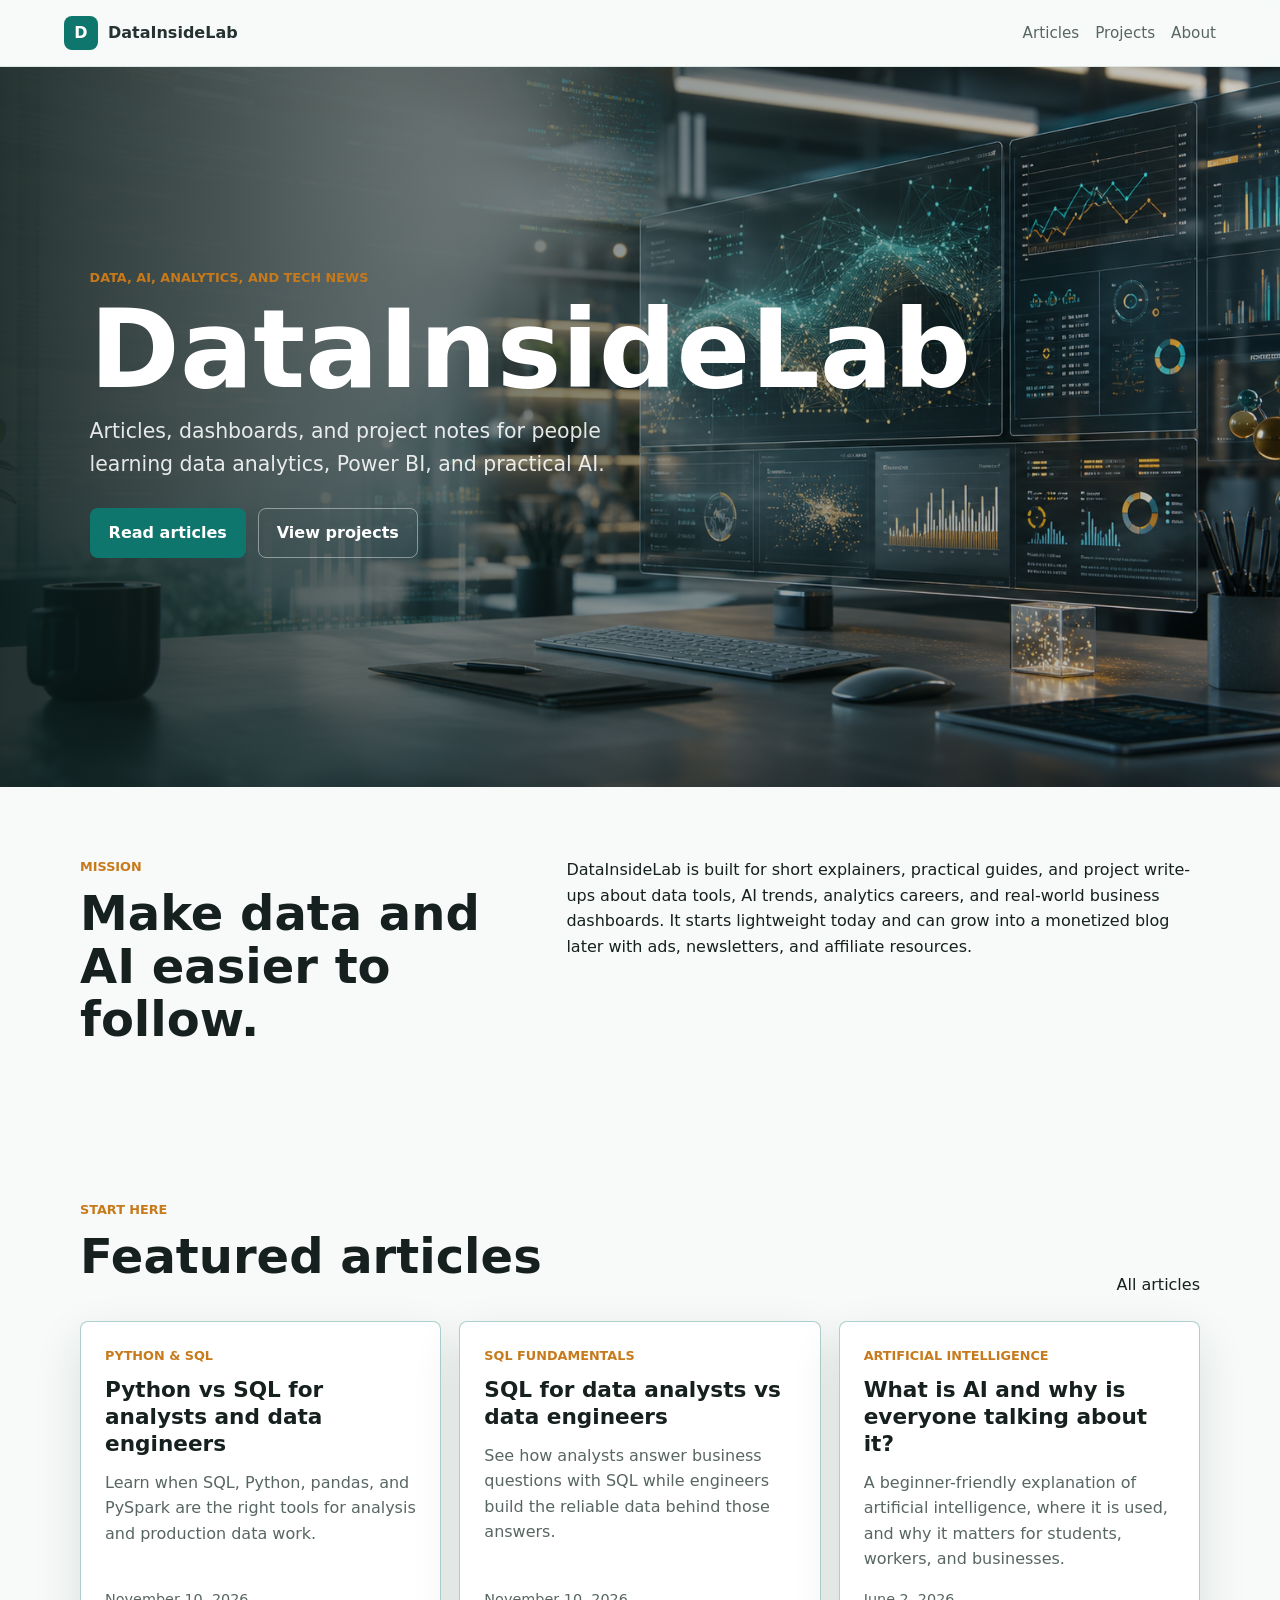
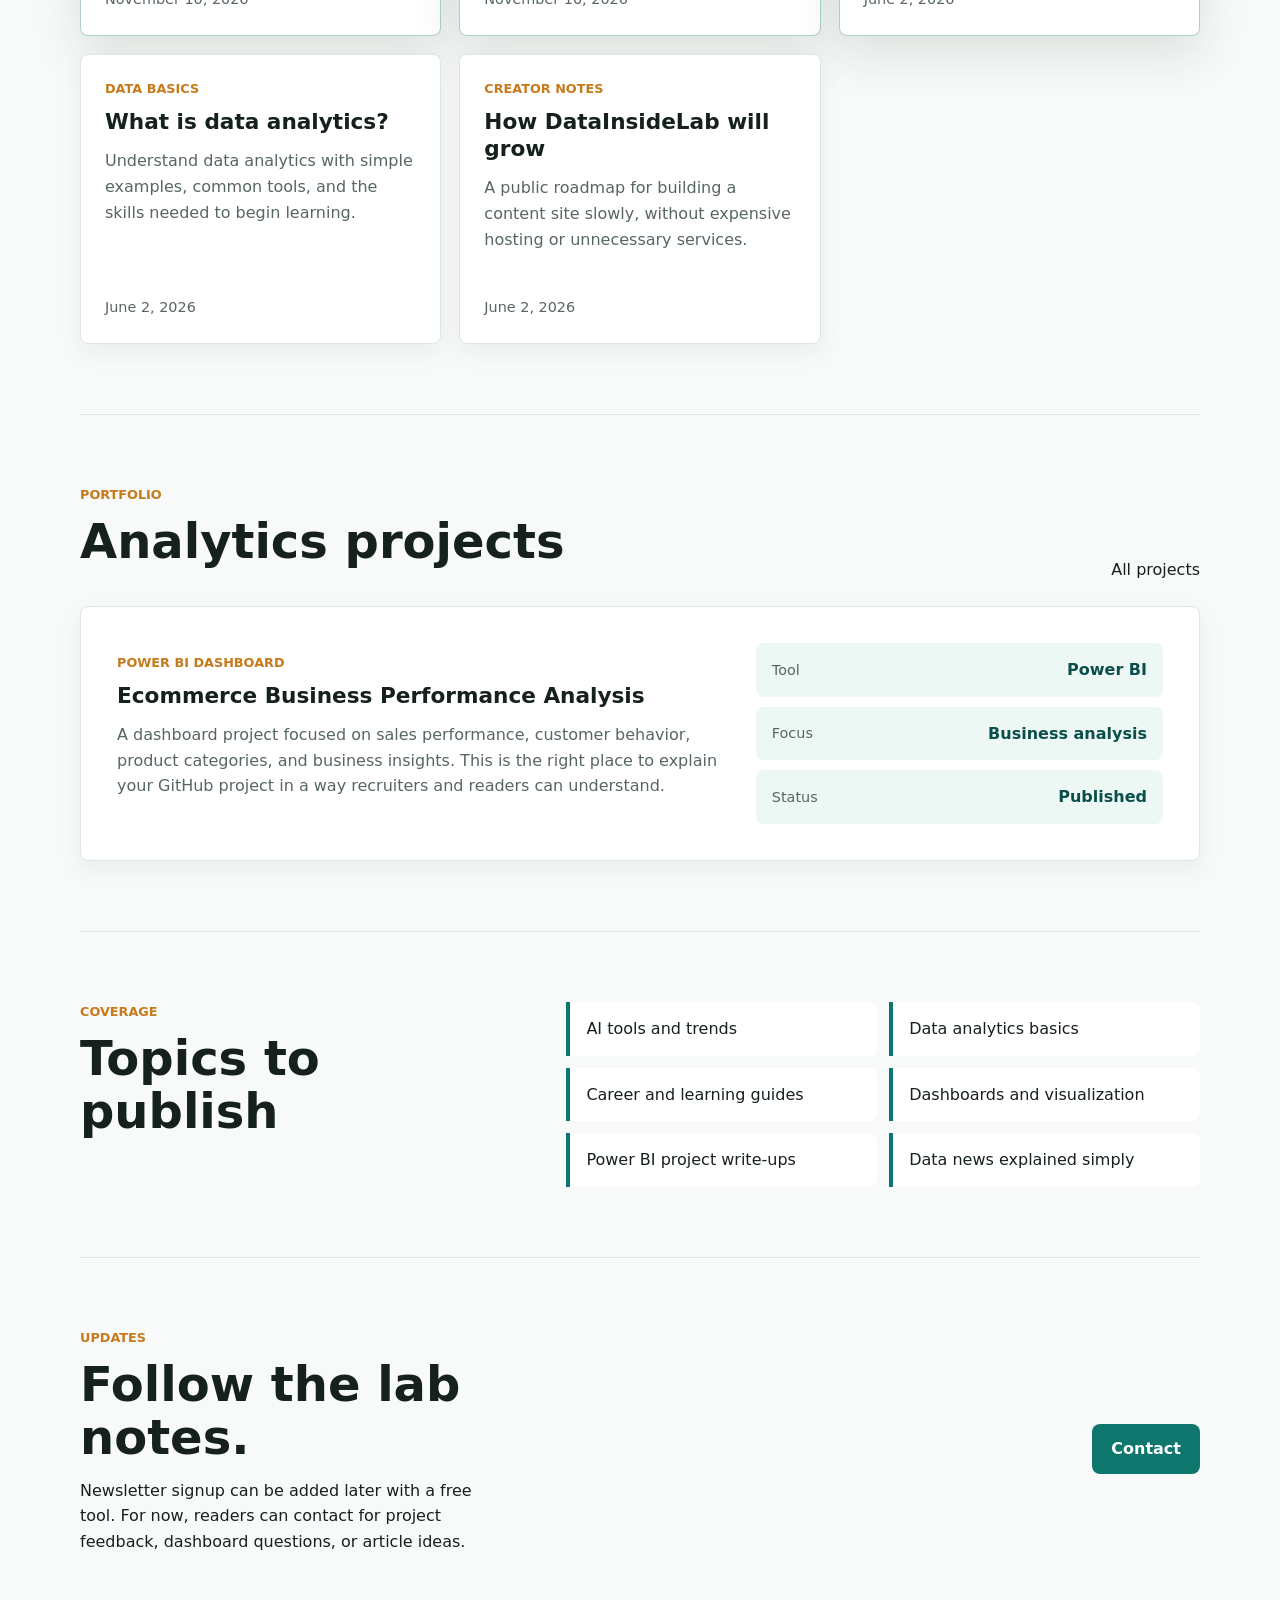
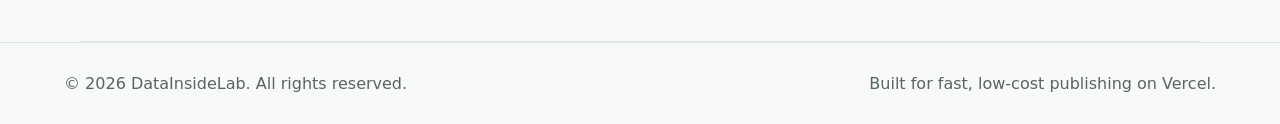
<file: index.html>
<!doctype html>
<html lang="en">
  <head>
    <meta charset="utf-8">
    <meta name="viewport" content="width=device-width, initial-scale=1">
    <title>DataInsideLab | Data, AI, and Analytics Explained</title>
    <meta name="description" content="DataInsideLab publishes practical articles about data, AI, analytics, tools, and the business impact of modern technology.">
    <meta name="theme-color" content="#0f766e">
    <meta property="og:title" content="DataInsideLab">
    <meta property="og:description" content="Clear articles on data, AI, analytics, and technology news.">
    <meta property="og:type" content="website">
    <meta property="og:image" content="/assets/datainsidelab-hero.png">
    <link rel="icon" href="/assets/favicon.svg" type="image/svg+xml">
    <link rel="stylesheet" href="/styles.css">
    <link rel="alternate" type="application/rss+xml" title="DataInsideLab RSS" href="/rss.xml">
    <script type="text/javascript">
      (function(c,l,a,r,i,t,y){
        c[a]=c[a]||function(){(c[a].q=c[a].q||[]).push(arguments)};
        t=l.createElement(r);t.async=1;t.src="https://www.clarity.ms/tag/"+i;
        y=l.getElementsByTagName(r)[0];y.parentNode.insertBefore(t,y);
      })(window, document, "clarity", "script", "x0rsfiw8zh");
    </script>
  </head>
  <body>
    <header class="site-header">
      <a class="brand" href="/" aria-label="DataInsideLab home">
        <span class="brand-mark">D</span>
        <span>DataInsideLab</span>
      </a>
      <nav class="nav" aria-label="Main navigation">
        <a href="/articles.html">Articles</a>
        <a href="/projects.html">Projects</a>
        <a href="#about">About</a>
      </nav>
    </header>

    <main>
      <section class="hero">
        <img class="hero-image" src="/assets/datainsidelab-hero.png" alt="Modern data and AI analytics workspace">
        <div class="hero-content">
          <p class="eyebrow">Data, AI, analytics, and tech news</p>
          <h1>DataInsideLab</h1>
          <p class="hero-copy">Articles, dashboards, and project notes for people learning data analytics, Power BI, and practical AI.</p>
          <div class="hero-actions">
            <a class="button primary" href="/articles.html">Read articles</a>
            <a class="button secondary" href="/projects.html">View projects</a>
          </div>
        </div>
      </section>

      <section class="section intro" id="about">
        <div>
          <p class="section-kicker">Mission</p>
          <h2>Make data and AI easier to follow.</h2>
        </div>
        <p>DataInsideLab is built for short explainers, practical guides, and project write-ups about data tools, AI trends, analytics careers, and real-world business dashboards. It starts lightweight today and can grow into a monetized blog later with ads, newsletters, and affiliate resources.</p>
      </section>

      <section class="section" id="articles">
        <div class="section-heading">
          <div>
            <p class="section-kicker">Start Here</p>
            <h2>Featured articles</h2>
          </div>
          <a class="text-link" href="/articles.html">All articles</a>
        </div>

        <div class="article-grid">
          <article class="article-card featured">
            <p class="tag">Python &amp; SQL</p>
            <h3><a href="/articles/python-vs-sql-for-analysts-and-data-engineers.html">Python vs SQL for analysts and data engineers</a></h3>
            <p>Learn when SQL, Python, pandas, and PySpark are the right tools for analysis and production data work.</p>
            <time datetime="2026-11-10">November 10, 2026</time>
          </article>
          <article class="article-card featured">
            <p class="tag">SQL Fundamentals</p>
            <h3><a href="/articles/sql-for-data-analysts-vs-data-engineers.html">SQL for data analysts vs data engineers</a></h3>
            <p>See how analysts answer business questions with SQL while engineers build the reliable data behind those answers.</p>
            <time datetime="2026-11-10">November 10, 2026</time>
          </article>
          <article class="article-card featured">
            <p class="tag">Artificial Intelligence</p>
            <h3><a href="/articles/what-is-ai.html">What is AI and why is everyone talking about it?</a></h3>
            <p>A beginner-friendly explanation of artificial intelligence, where it is used, and why it matters for students, workers, and businesses.</p>
            <time datetime="2026-06-02">June 2, 2026</time>
          </article>

          <article class="article-card">
            <p class="tag">Data Basics</p>
            <h3><a href="/articles/what-is-data-analytics.html">What is data analytics?</a></h3>
            <p>Understand data analytics with simple examples, common tools, and the skills needed to begin learning.</p>
            <time datetime="2026-06-02">June 2, 2026</time>
          </article>

          <article class="article-card">
            <p class="tag">Creator Notes</p>
            <h3><a href="/articles/how-this-site-will-grow.html">How DataInsideLab will grow</a></h3>
            <p>A public roadmap for building a content site slowly, without expensive hosting or unnecessary services.</p>
            <time datetime="2026-06-02">June 2, 2026</time>
          </article>
        </div>
      </section>

      <section class="section project-band" id="projects">
        <div class="section-heading">
          <div>
            <p class="section-kicker">Portfolio</p>
            <h2>Analytics projects</h2>
          </div>
          <a class="text-link" href="/projects.html">All projects</a>
        </div>

        <article class="project-highlight">
          <div>
            <p class="tag">Power BI Dashboard</p>
            <h3><a href="/projects/ecommerce-business-performance-analysis.html">Ecommerce Business Performance Analysis</a></h3>
            <p>A dashboard project focused on sales performance, customer behavior, product categories, and business insights. This is the right place to explain your GitHub project in a way recruiters and readers can understand.</p>
          </div>
          <ul class="metric-list" aria-label="Project highlights">
            <li><span>Tool</span><strong>Power BI</strong></li>
            <li><span>Focus</span><strong>Business analysis</strong></li>
            <li><span>Status</span><strong>Published</strong></li>
          </ul>
        </article>
      </section>

      <section class="section topics" id="topics">
        <div>
          <p class="section-kicker">Coverage</p>
          <h2>Topics to publish</h2>
        </div>
        <ul class="topic-list">
          <li>AI tools and trends</li>
          <li>Data analytics basics</li>
          <li>Career and learning guides</li>
          <li>Dashboards and visualization</li>
          <li>Power BI project write-ups</li>
          <li>Data news explained simply</li>
        </ul>
      </section>

      <section class="section newsletter" id="newsletter">
        <div>
          <p class="section-kicker">Updates</p>
          <h2>Follow the lab notes.</h2>
          <p>Newsletter signup can be added later with a free tool. For now, readers can contact for project feedback, dashboard questions, or article ideas.</p>
        </div>
        <a class="button primary" href="mailto:hello@datainsidelab.com">Contact</a>
      </section>
    </main>

    <footer class="site-footer">
      <p>&copy; 2026 DataInsideLab. All rights reserved.</p>
      <p>Built for fast, low-cost publishing on Vercel.</p>
    </footer>
  </body>
</html>
</file>
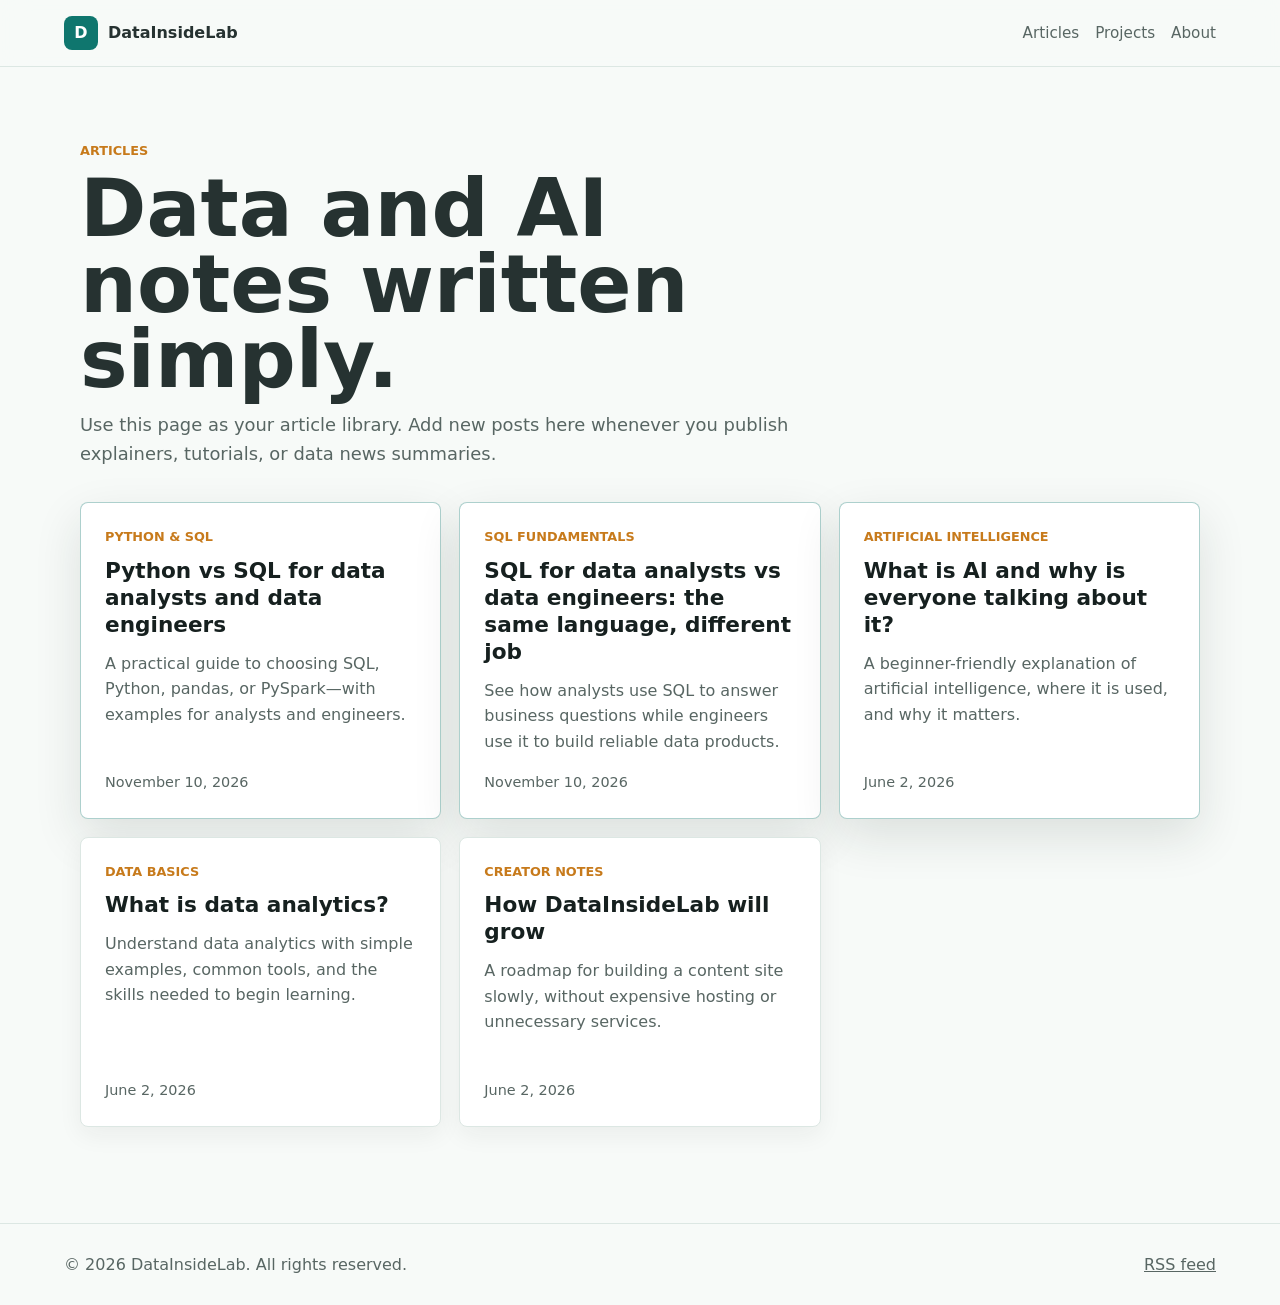
<file: articles.html>
<!doctype html>
<html lang="en">
  <head>
    <meta charset="utf-8">
    <meta name="viewport" content="width=device-width, initial-scale=1">
    <title>Articles | DataInsideLab</title>
    <meta name="description" content="Read beginner-friendly articles about data analytics, AI, Power BI, and data careers.">
    <link rel="icon" href="/assets/favicon.svg" type="image/svg+xml">
    <link rel="stylesheet" href="/styles.css">
    <script type="text/javascript">
      (function(c,l,a,r,i,t,y){
        c[a]=c[a]||function(){(c[a].q=c[a].q||[]).push(arguments)};
        t=l.createElement(r);t.async=1;t.src="https://www.clarity.ms/tag/"+i;
        y=l.getElementsByTagName(r)[0];y.parentNode.insertBefore(t,y);
      })(window, document, "clarity", "script", "x0rsfiw8zh");
    </script>
  </head>
  <body>
    <header class="site-header">
      <a class="brand" href="/"><span class="brand-mark">D</span><span>DataInsideLab</span></a>
      <nav class="nav" aria-label="Main navigation">
        <a href="/articles.html">Articles</a>
        <a href="/projects.html">Projects</a>
        <a href="/#about">About</a>
      </nav>
    </header>

    <main class="listing-page">
      <section class="listing-hero">
        <p class="section-kicker">Articles</p>
        <h1>Data and AI notes written simply.</h1>
        <p>Use this page as your article library. Add new posts here whenever you publish explainers, tutorials, or data news summaries.</p>
      </section>

      <section class="article-grid" aria-label="Article list">
        <article class="article-card featured">
          <p class="tag">Python &amp; SQL</p>
          <h3><a href="/articles/python-vs-sql-for-analysts-and-data-engineers.html">Python vs SQL for data analysts and data engineers</a></h3>
          <p>A practical guide to choosing SQL, Python, pandas, or PySpark—with examples for analysts and engineers.</p>
          <time datetime="2026-11-10">November 10, 2026</time>
        </article>
        <article class="article-card featured">
          <p class="tag">SQL Fundamentals</p>
          <h3><a href="/articles/sql-for-data-analysts-vs-data-engineers.html">SQL for data analysts vs data engineers: the same language, different job</a></h3>
          <p>See how analysts use SQL to answer business questions while engineers use it to build reliable data products.</p>
          <time datetime="2026-11-10">November 10, 2026</time>
        </article>
        <article class="article-card featured">
          <p class="tag">Artificial Intelligence</p>
          <h3><a href="/articles/what-is-ai.html">What is AI and why is everyone talking about it?</a></h3>
          <p>A beginner-friendly explanation of artificial intelligence, where it is used, and why it matters.</p>
          <time datetime="2026-06-02">June 2, 2026</time>
        </article>
        <article class="article-card">
          <p class="tag">Data Basics</p>
          <h3><a href="/articles/what-is-data-analytics.html">What is data analytics?</a></h3>
          <p>Understand data analytics with simple examples, common tools, and the skills needed to begin learning.</p>
          <time datetime="2026-06-02">June 2, 2026</time>
        </article>
        <article class="article-card">
          <p class="tag">Creator Notes</p>
          <h3><a href="/articles/how-this-site-will-grow.html">How DataInsideLab will grow</a></h3>
          <p>A roadmap for building a content site slowly, without expensive hosting or unnecessary services.</p>
          <time datetime="2026-06-02">June 2, 2026</time>
        </article>
      </section>
    </main>

    <footer class="site-footer">
      <p>&copy; 2026 DataInsideLab. All rights reserved.</p>
      <p><a href="/rss.xml">RSS feed</a></p>
    </footer>
  </body>
</html>
</file>
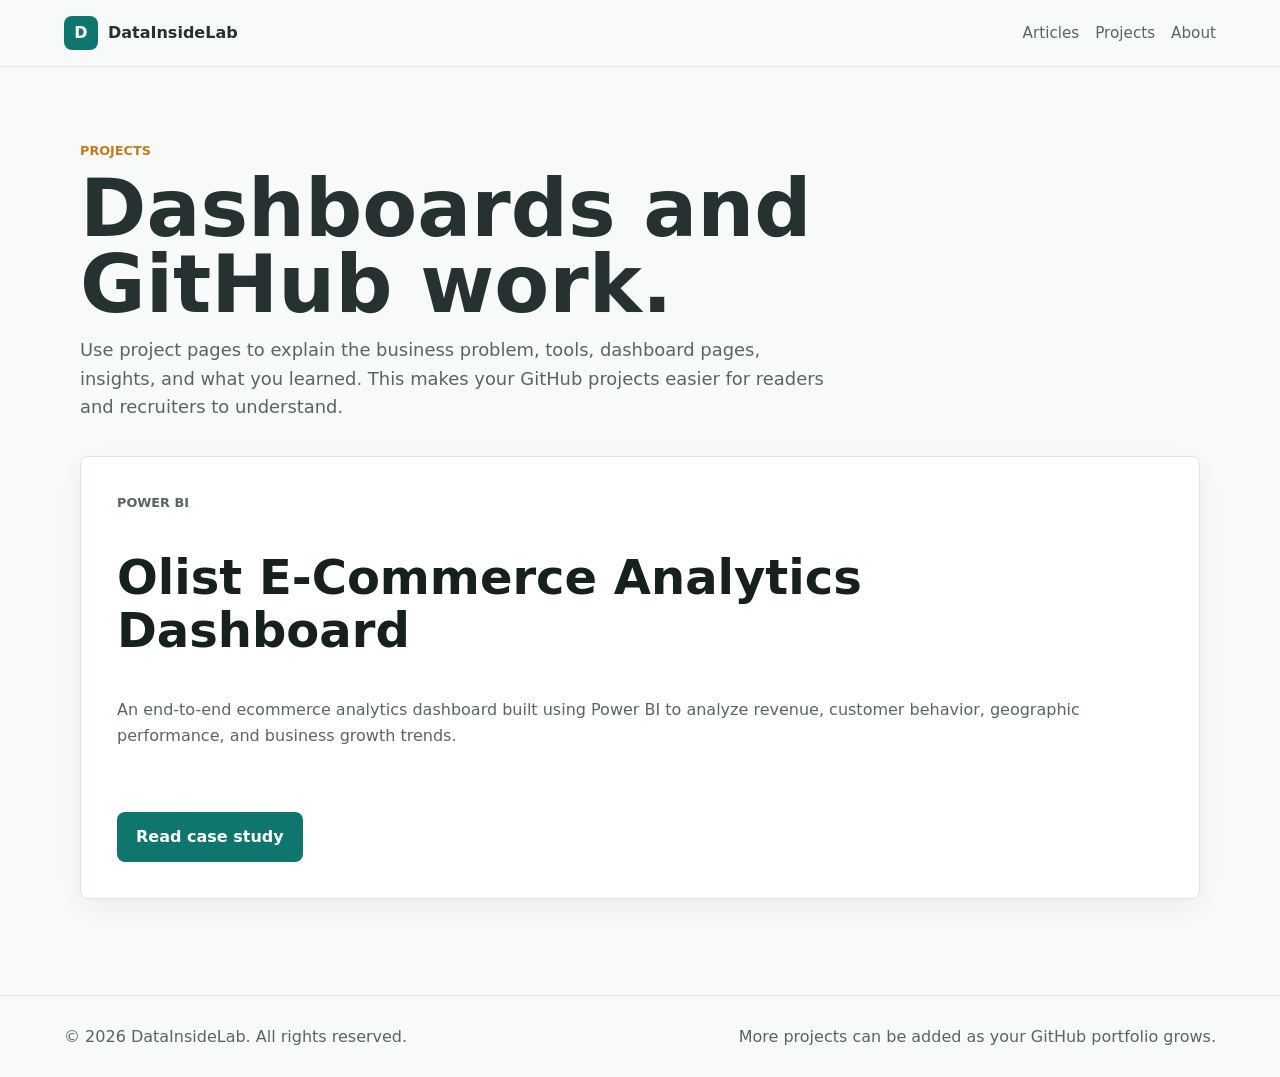
<file: projects.html>
<!doctype html>
<html lang="en">
  <head>
    <meta charset="utf-8">
    <meta name="viewport" content="width=device-width, initial-scale=1">
    <title>Projects | DataInsideLab</title>
    <meta name="description" content="Explore DataInsideLab analytics projects, Power BI dashboards, and GitHub case studies.">
    <link rel="icon" href="/assets/favicon.svg" type="image/svg+xml">
    <link rel="stylesheet" href="/styles.css">
    <script type="text/javascript">
      (function(c,l,a,r,i,t,y){
        c[a]=c[a]||function(){(c[a].q=c[a].q||[]).push(arguments)};
        t=l.createElement(r);t.async=1;t.src="https://www.clarity.ms/tag/"+i;
        y=l.getElementsByTagName(r)[0];y.parentNode.insertBefore(t,y);
      })(window, document, "clarity", "script", "x0rsfiw8zh");
    </script>
  </head>
  <body>
    <header class="site-header">
      <a class="brand" href="/"><span class="brand-mark">D</span><span>DataInsideLab</span></a>
      <nav class="nav" aria-label="Main navigation">
        <a href="/articles.html">Articles</a>
        <a href="/projects.html">Projects</a>
        <a href="/#about">About</a>
      </nav>
    </header>

    <main class="listing-page">
      <section class="listing-hero">
        <p class="section-kicker">Projects</p>
        <h1>Dashboards and GitHub work.</h1>
        <p>Use project pages to explain the business problem, tools, dashboard pages, insights, and what you learned. This makes your GitHub projects easier for readers and recruiters to understand.</p>
      </section>

      <section class="project-list" aria-label="Project list">
        <article class="project-card">
          <p class="tag">Power BI</p>
          <h2><a href="/projects/olist-ecommerce-analytics-dashboard.html">Olist E-Commerce Analytics Dashboard</a></h2>
          <p>An end-to-end ecommerce analytics dashboard built using Power BI to analyze revenue, customer behavior, geographic performance, and business growth trends.</p>
          <div class="project-actions">
            <a class="button primary" href="/projects/olist-ecommerce-analytics-dashboard.html">Read case study</a>
          </div>
        </article>
      </section>
    </main>

    <footer class="site-footer">
      <p>&copy; 2026 DataInsideLab. All rights reserved.</p>
      <p>More projects can be added as your GitHub portfolio grows.</p>
    </footer>
  </body>
</html>
</file>
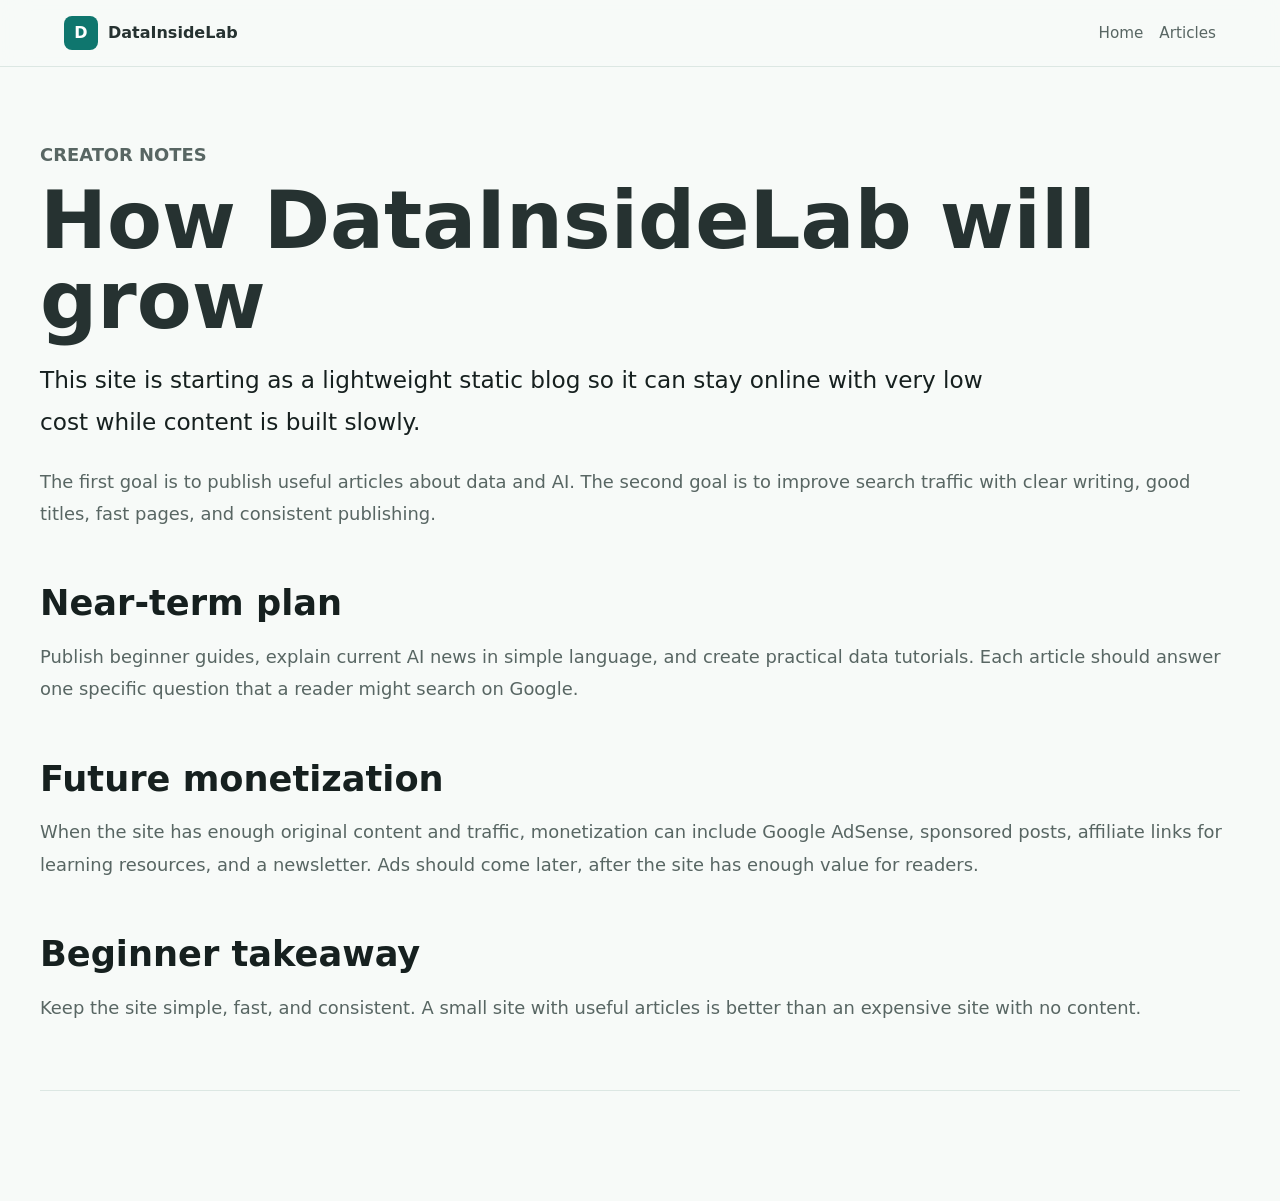
<file: articles/how-this-site-will-grow.html>
<!doctype html>
<html lang="en">
  <head>
    <meta charset="utf-8">
    <meta name="viewport" content="width=device-width, initial-scale=1">
    <title>How DataInsideLab Will Grow | DataInsideLab</title>
    <meta name="description" content="A simple roadmap for growing DataInsideLab as a low-cost content website.">
    <link rel="icon" href="/assets/favicon.svg" type="image/svg+xml">
    <link rel="stylesheet" href="/styles.css">
    <link rel="stylesheet" href="/article.css">
    <script type="text/javascript">
      (function(c,l,a,r,i,t,y){
        c[a]=c[a]||function(){(c[a].q=c[a].q||[]).push(arguments)};
        t=l.createElement(r);t.async=1;t.src="https://www.clarity.ms/tag/"+i;
        y=l.getElementsByTagName(r)[0];y.parentNode.insertBefore(t,y);
      })(window, document, "clarity", "script", "x0rsfiw8zh");
    </script>
  </head>
  <body>
    <header class="site-header">
      <a class="brand" href="/"><span class="brand-mark">D</span><span>DataInsideLab</span></a>
      <nav class="nav" aria-label="Main navigation"><a href="/">Home</a><a href="/#articles">Articles</a></nav>
    </header>
    <main class="article-page">
      <article>
        <p class="tag">Creator Notes</p>
        <h1>How DataInsideLab will grow</h1>
        <p class="article-lead">This site is starting as a lightweight static blog so it can stay online with very low cost while content is built slowly.</p>
        <p>The first goal is to publish useful articles about data and AI. The second goal is to improve search traffic with clear writing, good titles, fast pages, and consistent publishing.</p>
        <h2>Near-term plan</h2>
        <p>Publish beginner guides, explain current AI news in simple language, and create practical data tutorials. Each article should answer one specific question that a reader might search on Google.</p>
        <h2>Future monetization</h2>
        <p>When the site has enough original content and traffic, monetization can include Google AdSense, sponsored posts, affiliate links for learning resources, and a newsletter. Ads should come later, after the site has enough value for readers.</p>
        <h2>Beginner takeaway</h2>
        <p>Keep the site simple, fast, and consistent. A small site with useful articles is better than an expensive site with no content.</p>
      </article>
    </main>
  </body>
</html>
</file>
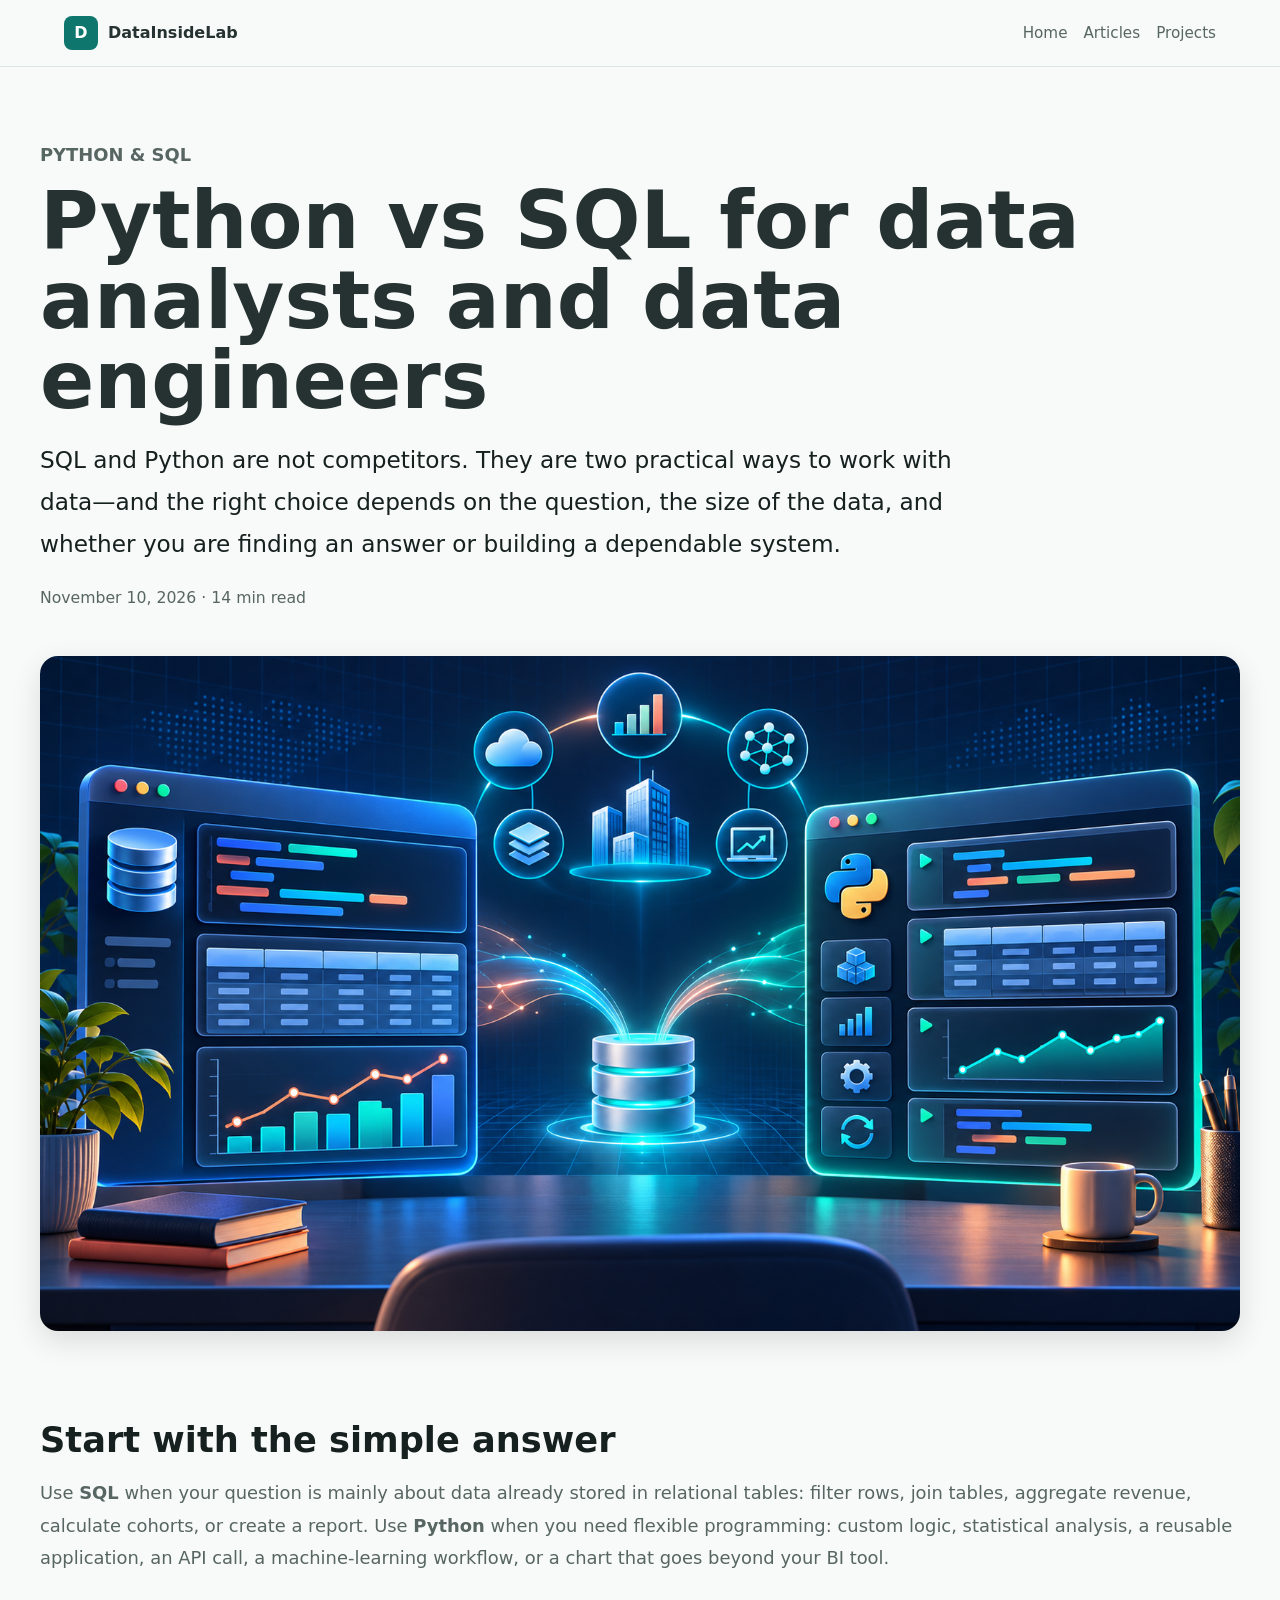
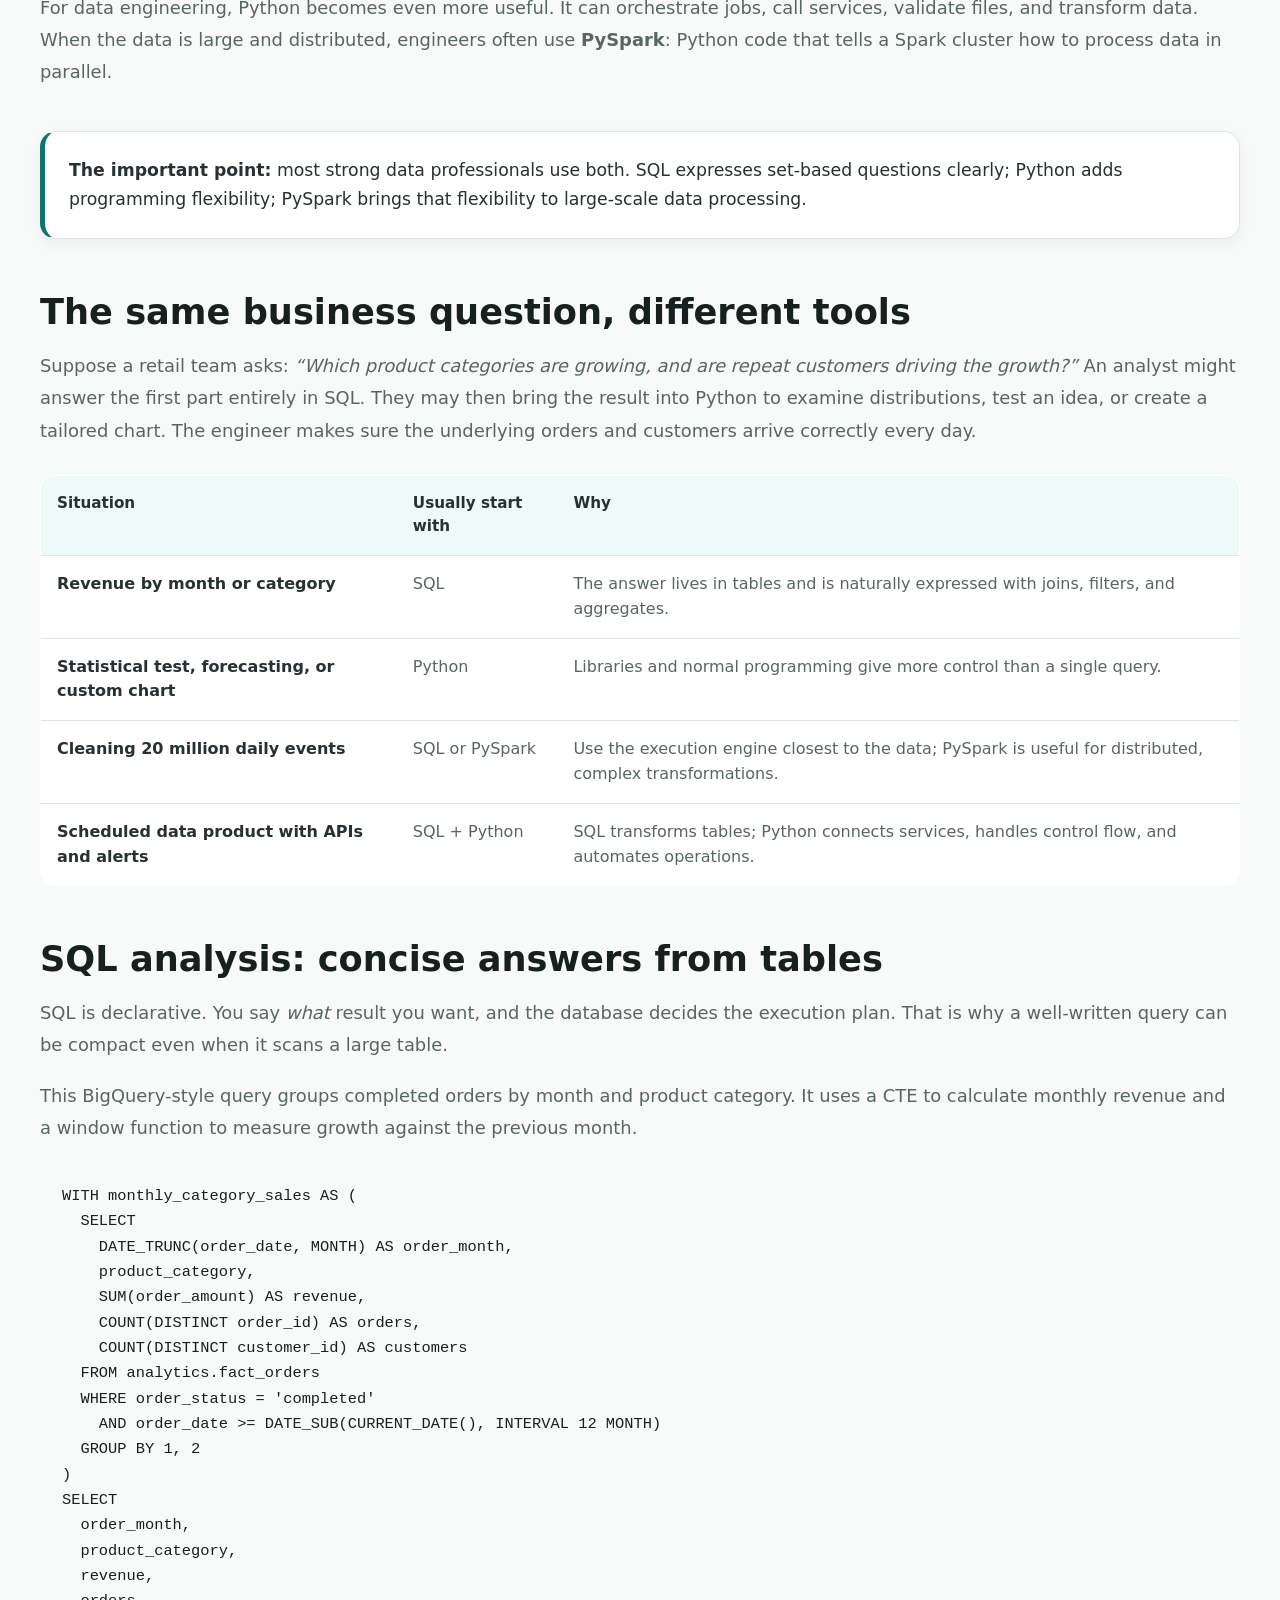
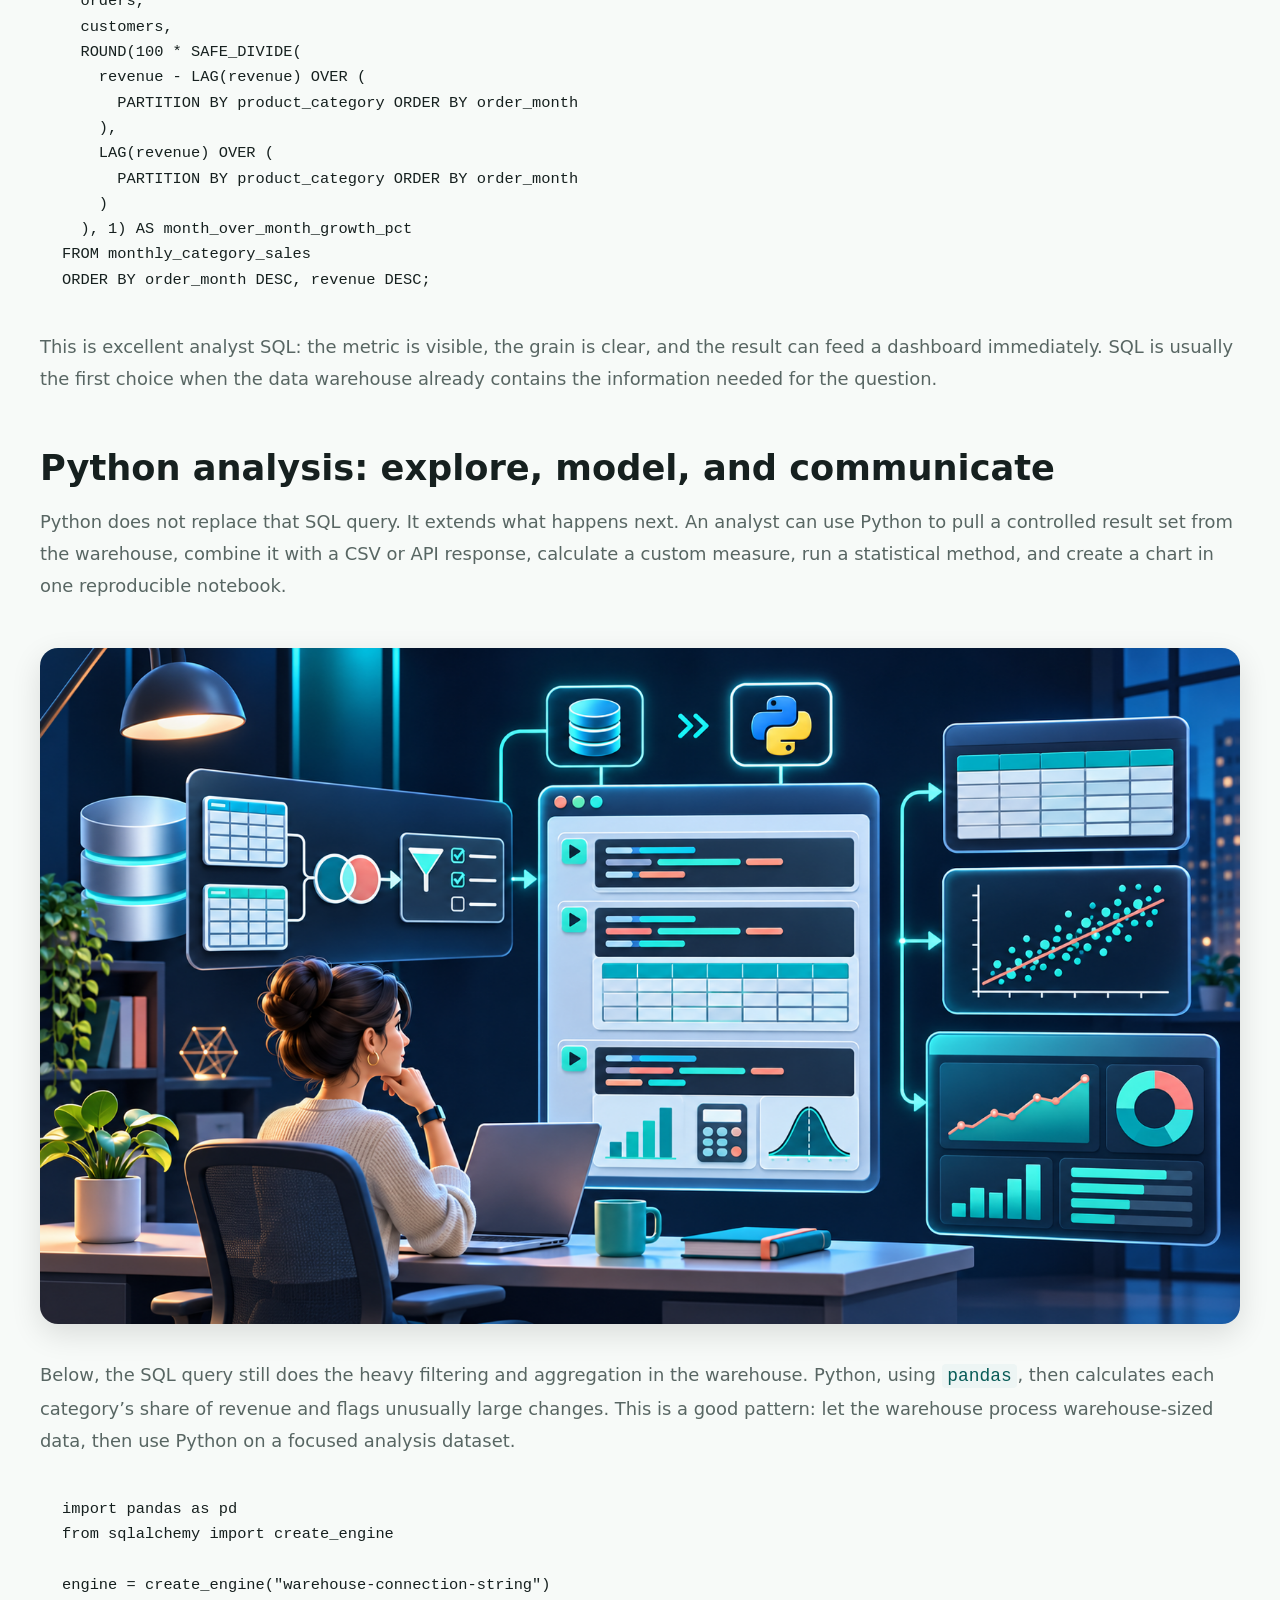
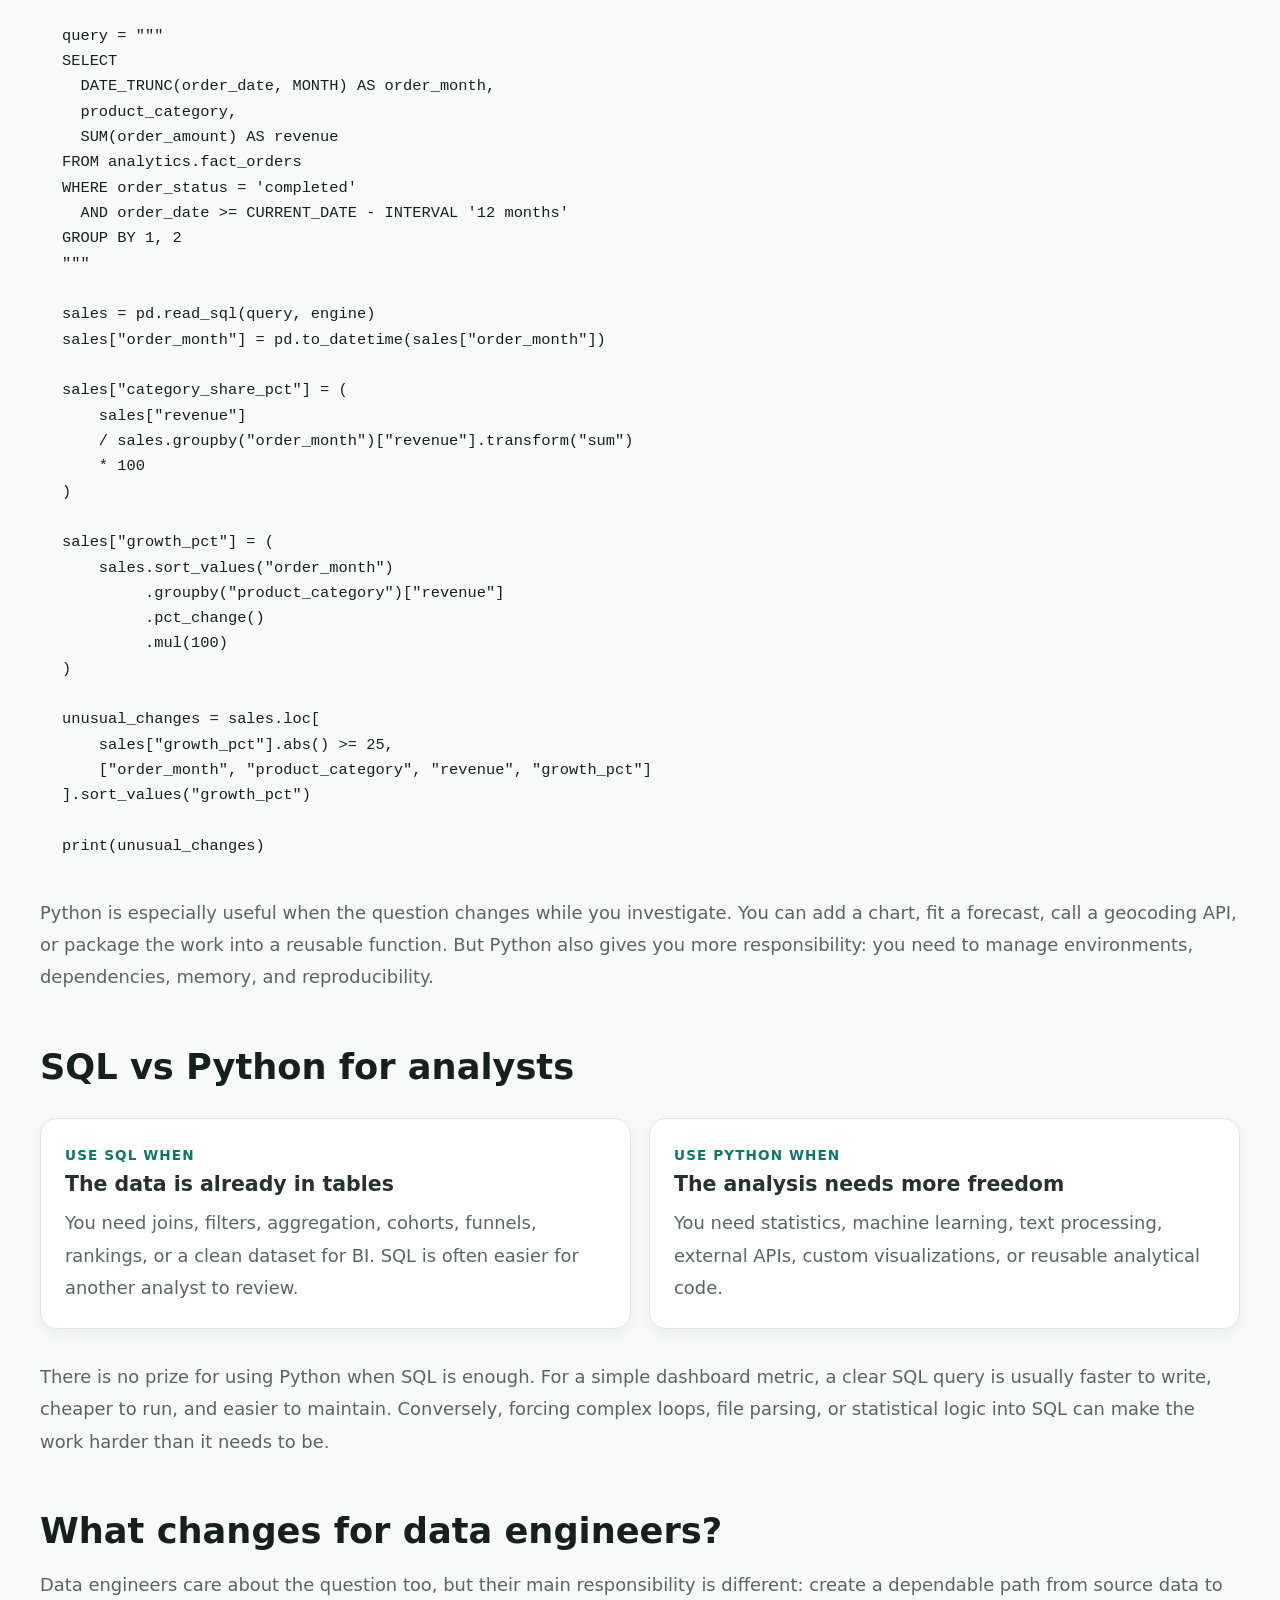
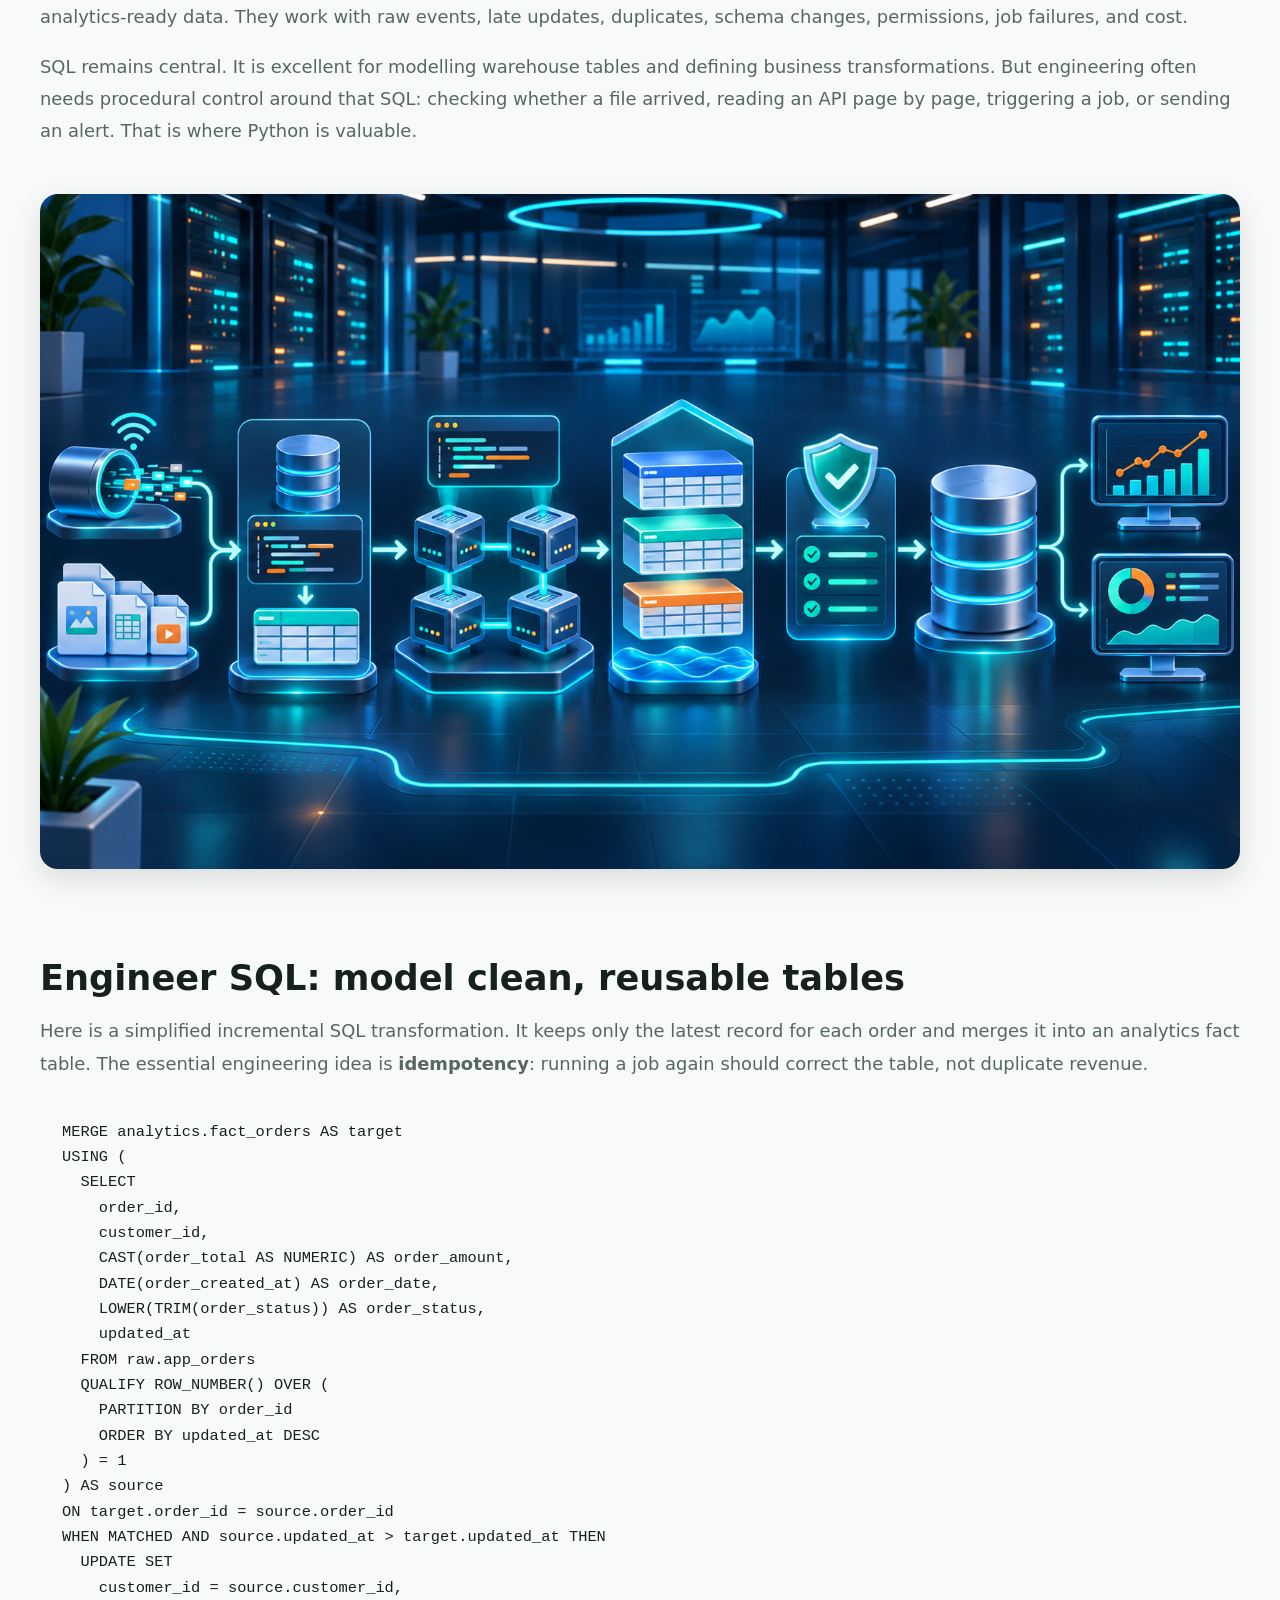
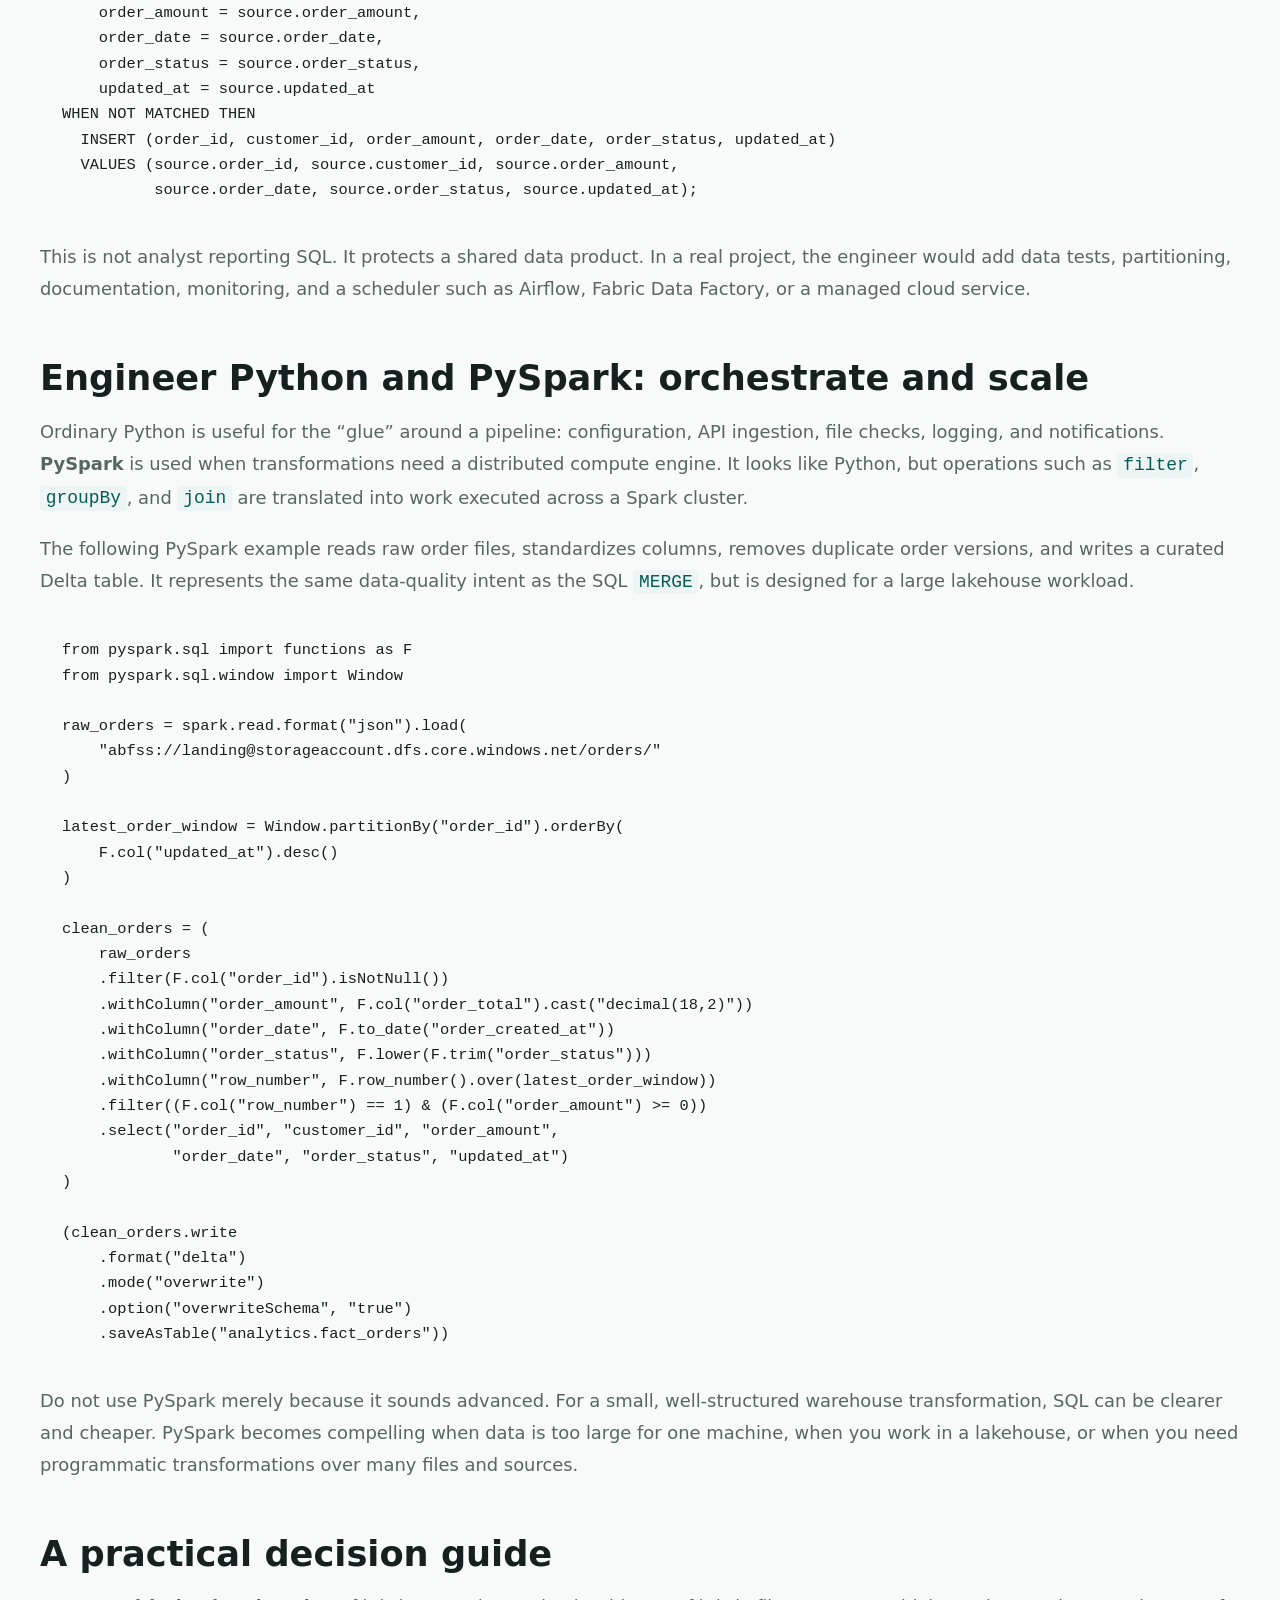
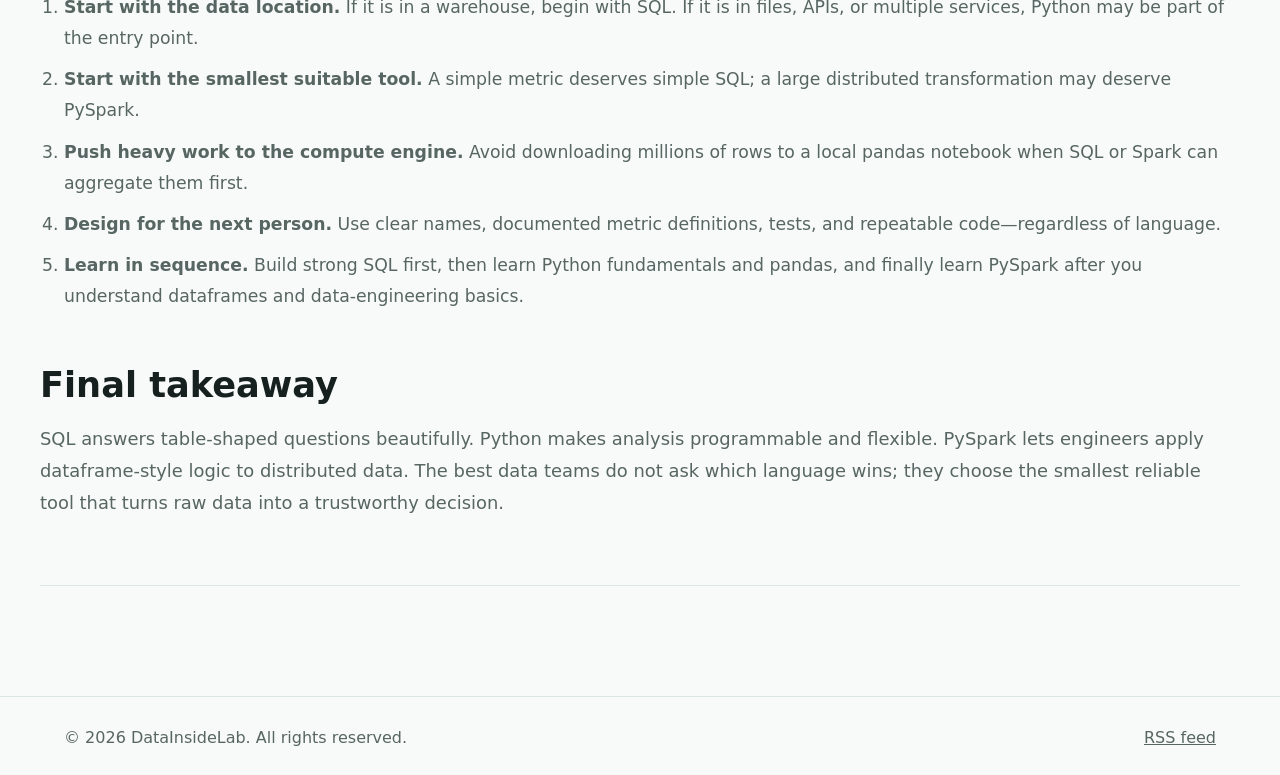
<file: articles/python-vs-sql-for-analysts-and-data-engineers.html>
<!doctype html>
<html lang="en">
  <head>
    <meta charset="utf-8">
    <meta name="viewport" content="width=device-width, initial-scale=1">
    <title>Python vs SQL for Data Analysts and Data Engineers | DataInsideLab</title>
    <meta name="description" content="A practical guide to when analysts and data engineers use SQL, Python, pandas, and PySpark, with realistic code examples.">
    <meta property="og:title" content="Python vs SQL for Data Analysts and Data Engineers">
    <meta property="og:description" content="The same data problem can need SQL, Python, or PySpark. Learn when and why.">
    <meta property="og:image" content="/assets/python-vs-sql-cover.png">
    <link rel="icon" href="/assets/favicon.svg" type="image/svg+xml">
    <link rel="stylesheet" href="/styles.css">
    <link rel="stylesheet" href="/article.css">
    <script type="text/javascript">(function(c,l,a,r,i,t,y){c[a]=c[a]||function(){(c[a].q=c[a].q||[]).push(arguments)};t=l.createElement(r);t.async=1;t.src="https://www.clarity.ms/tag/"+i;y=l.getElementsByTagName(r)[0];y.parentNode.insertBefore(t,y);})(window, document, "clarity", "script", "x0rsfiw8zh");</script>
  </head>
  <body>
    <header class="site-header">
      <a class="brand" href="/"><span class="brand-mark">D</span><span>DataInsideLab</span></a>
      <nav class="nav" aria-label="Main navigation"><a href="/">Home</a><a href="/articles.html">Articles</a><a href="/projects.html">Projects</a></nav>
    </header>
    <main class="article-page">
      <article>
        <p class="tag">Python &amp; SQL</p>
        <h1>Python vs SQL for data analysts and data engineers</h1>
        <p class="article-lead">SQL and Python are not competitors. They are two practical ways to work with data—and the right choice depends on the question, the size of the data, and whether you are finding an answer or building a dependable system.</p>
        <p class="article-date"><time datetime="2026-11-10">November 10, 2026</time> · 14 min read</p>
        <img src="/assets/python-vs-sql-cover.png" alt="An illustration comparing a SQL workspace with a Python data notebook">

        <h2>Start with the simple answer</h2>
        <p>Use <strong>SQL</strong> when your question is mainly about data already stored in relational tables: filter rows, join tables, aggregate revenue, calculate cohorts, or create a report. Use <strong>Python</strong> when you need flexible programming: custom logic, statistical analysis, a reusable application, an API call, a machine-learning workflow, or a chart that goes beyond your BI tool.</p>
        <p>For data engineering, Python becomes even more useful. It can orchestrate jobs, call services, validate files, and transform data. When the data is large and distributed, engineers often use <strong>PySpark</strong>: Python code that tells a Spark cluster how to process data in parallel.</p>
        <aside class="article-callout"><strong>The important point:</strong> most strong data professionals use both. SQL expresses set-based questions clearly; Python adds programming flexibility; PySpark brings that flexibility to large-scale data processing.</aside>

        <h2>The same business question, different tools</h2>
        <p>Suppose a retail team asks: <em>“Which product categories are growing, and are repeat customers driving the growth?”</em> An analyst might answer the first part entirely in SQL. They may then bring the result into Python to examine distributions, test an idea, or create a tailored chart. The engineer makes sure the underlying orders and customers arrive correctly every day.</p>
        <div class="table-wrap">
          <table>
            <thead><tr><th>Situation</th><th>Usually start with</th><th>Why</th></tr></thead>
            <tbody>
              <tr><td>Revenue by month or category</td><td>SQL</td><td>The answer lives in tables and is naturally expressed with joins, filters, and aggregates.</td></tr>
              <tr><td>Statistical test, forecasting, or custom chart</td><td>Python</td><td>Libraries and normal programming give more control than a single query.</td></tr>
              <tr><td>Cleaning 20 million daily events</td><td>SQL or PySpark</td><td>Use the execution engine closest to the data; PySpark is useful for distributed, complex transformations.</td></tr>
              <tr><td>Scheduled data product with APIs and alerts</td><td>SQL + Python</td><td>SQL transforms tables; Python connects services, handles control flow, and automates operations.</td></tr>
            </tbody>
          </table>
        </div>

        <h2>SQL analysis: concise answers from tables</h2>
        <p>SQL is declarative. You say <em>what</em> result you want, and the database decides the execution plan. That is why a well-written query can be compact even when it scans a large table.</p>
        <p>This BigQuery-style query groups completed orders by month and product category. It uses a CTE to calculate monthly revenue and a window function to measure growth against the previous month.</p>
        <pre><code>WITH monthly_category_sales AS (
  SELECT
    DATE_TRUNC(order_date, MONTH) AS order_month,
    product_category,
    SUM(order_amount) AS revenue,
    COUNT(DISTINCT order_id) AS orders,
    COUNT(DISTINCT customer_id) AS customers
  FROM analytics.fact_orders
  WHERE order_status = 'completed'
    AND order_date &gt;= DATE_SUB(CURRENT_DATE(), INTERVAL 12 MONTH)
  GROUP BY 1, 2
)
SELECT
  order_month,
  product_category,
  revenue,
  orders,
  customers,
  ROUND(100 * SAFE_DIVIDE(
    revenue - LAG(revenue) OVER (
      PARTITION BY product_category ORDER BY order_month
    ),
    LAG(revenue) OVER (
      PARTITION BY product_category ORDER BY order_month
    )
  ), 1) AS month_over_month_growth_pct
FROM monthly_category_sales
ORDER BY order_month DESC, revenue DESC;</code></pre>
        <p>This is excellent analyst SQL: the metric is visible, the grain is clear, and the result can feed a dashboard immediately. SQL is usually the first choice when the data warehouse already contains the information needed for the question.</p>

        <h2>Python analysis: explore, model, and communicate</h2>
        <p>Python does not replace that SQL query. It extends what happens next. An analyst can use Python to pull a controlled result set from the warehouse, combine it with a CSV or API response, calculate a custom measure, run a statistical method, and create a chart in one reproducible notebook.</p>
        <img src="/assets/python-sql-analyst-workflow.png" alt="Illustration of an analyst using SQL and Python to turn tables into insights and dashboards">
        <p>Below, the SQL query still does the heavy filtering and aggregation in the warehouse. Python, using <code>pandas</code>, then calculates each category’s share of revenue and flags unusually large changes. This is a good pattern: let the warehouse process warehouse-sized data, then use Python on a focused analysis dataset.</p>
        <pre><code>import pandas as pd
from sqlalchemy import create_engine

engine = create_engine("warehouse-connection-string")

query = """
SELECT
  DATE_TRUNC(order_date, MONTH) AS order_month,
  product_category,
  SUM(order_amount) AS revenue
FROM analytics.fact_orders
WHERE order_status = 'completed'
  AND order_date &gt;= CURRENT_DATE - INTERVAL '12 months'
GROUP BY 1, 2
"""

sales = pd.read_sql(query, engine)
sales["order_month"] = pd.to_datetime(sales["order_month"])

sales["category_share_pct"] = (
    sales["revenue"]
    / sales.groupby("order_month")["revenue"].transform("sum")
    * 100
)

sales["growth_pct"] = (
    sales.sort_values("order_month")
         .groupby("product_category")["revenue"]
         .pct_change()
         .mul(100)
)

unusual_changes = sales.loc[
    sales["growth_pct"].abs() &gt;= 25,
    ["order_month", "product_category", "revenue", "growth_pct"]
].sort_values("growth_pct")

print(unusual_changes)</code></pre>
        <p>Python is especially useful when the question changes while you investigate. You can add a chart, fit a forecast, call a geocoding API, or package the work into a reusable function. But Python also gives you more responsibility: you need to manage environments, dependencies, memory, and reproducibility.</p>

        <h2>SQL vs Python for analysts</h2>
        <div class="role-grid">
          <section class="role-card"><p class="role-label">Use SQL when</p><h3>The data is already in tables</h3><p>You need joins, filters, aggregation, cohorts, funnels, rankings, or a clean dataset for BI. SQL is often easier for another analyst to review.</p></section>
          <section class="role-card"><p class="role-label">Use Python when</p><h3>The analysis needs more freedom</h3><p>You need statistics, machine learning, text processing, external APIs, custom visualizations, or reusable analytical code.</p></section>
        </div>
        <p>There is no prize for using Python when SQL is enough. For a simple dashboard metric, a clear SQL query is usually faster to write, cheaper to run, and easier to maintain. Conversely, forcing complex loops, file parsing, or statistical logic into SQL can make the work harder than it needs to be.</p>

        <h2>What changes for data engineers?</h2>
        <p>Data engineers care about the question too, but their main responsibility is different: create a dependable path from source data to analytics-ready data. They work with raw events, late updates, duplicates, schema changes, permissions, job failures, and cost.</p>
        <p>SQL remains central. It is excellent for modelling warehouse tables and defining business transformations. But engineering often needs procedural control around that SQL: checking whether a file arrived, reading an API page by page, triggering a job, or sending an alert. That is where Python is valuable.</p>
        <img src="/assets/python-sql-engineering-workflow.png" alt="Illustration of a data engineering pipeline from raw files through distributed processing and quality checks to dashboards">

        <h2>Engineer SQL: model clean, reusable tables</h2>
        <p>Here is a simplified incremental SQL transformation. It keeps only the latest record for each order and merges it into an analytics fact table. The essential engineering idea is <strong>idempotency</strong>: running a job again should correct the table, not duplicate revenue.</p>
        <pre><code>MERGE analytics.fact_orders AS target
USING (
  SELECT
    order_id,
    customer_id,
    CAST(order_total AS NUMERIC) AS order_amount,
    DATE(order_created_at) AS order_date,
    LOWER(TRIM(order_status)) AS order_status,
    updated_at
  FROM raw.app_orders
  QUALIFY ROW_NUMBER() OVER (
    PARTITION BY order_id
    ORDER BY updated_at DESC
  ) = 1
) AS source
ON target.order_id = source.order_id
WHEN MATCHED AND source.updated_at &gt; target.updated_at THEN
  UPDATE SET
    customer_id = source.customer_id,
    order_amount = source.order_amount,
    order_date = source.order_date,
    order_status = source.order_status,
    updated_at = source.updated_at
WHEN NOT MATCHED THEN
  INSERT (order_id, customer_id, order_amount, order_date, order_status, updated_at)
  VALUES (source.order_id, source.customer_id, source.order_amount,
          source.order_date, source.order_status, source.updated_at);</code></pre>
        <p>This is not analyst reporting SQL. It protects a shared data product. In a real project, the engineer would add data tests, partitioning, documentation, monitoring, and a scheduler such as Airflow, Fabric Data Factory, or a managed cloud service.</p>

        <h2>Engineer Python and PySpark: orchestrate and scale</h2>
        <p>Ordinary Python is useful for the “glue” around a pipeline: configuration, API ingestion, file checks, logging, and notifications. <strong>PySpark</strong> is used when transformations need a distributed compute engine. It looks like Python, but operations such as <code>filter</code>, <code>groupBy</code>, and <code>join</code> are translated into work executed across a Spark cluster.</p>
        <p>The following PySpark example reads raw order files, standardizes columns, removes duplicate order versions, and writes a curated Delta table. It represents the same data-quality intent as the SQL <code>MERGE</code>, but is designed for a large lakehouse workload.</p>
        <pre><code>from pyspark.sql import functions as F
from pyspark.sql.window import Window

raw_orders = spark.read.format("json").load(
    "abfss://landing@storageaccount.dfs.core.windows.net/orders/"
)

latest_order_window = Window.partitionBy("order_id").orderBy(
    F.col("updated_at").desc()
)

clean_orders = (
    raw_orders
    .filter(F.col("order_id").isNotNull())
    .withColumn("order_amount", F.col("order_total").cast("decimal(18,2)"))
    .withColumn("order_date", F.to_date("order_created_at"))
    .withColumn("order_status", F.lower(F.trim("order_status")))
    .withColumn("row_number", F.row_number().over(latest_order_window))
    .filter((F.col("row_number") == 1) &amp; (F.col("order_amount") &gt;= 0))
    .select("order_id", "customer_id", "order_amount",
            "order_date", "order_status", "updated_at")
)

(clean_orders.write
    .format("delta")
    .mode("overwrite")
    .option("overwriteSchema", "true")
    .saveAsTable("analytics.fact_orders"))</code></pre>
        <p>Do not use PySpark merely because it sounds advanced. For a small, well-structured warehouse transformation, SQL can be clearer and cheaper. PySpark becomes compelling when data is too large for one machine, when you work in a lakehouse, or when you need programmatic transformations over many files and sources.</p>

        <h2>A practical decision guide</h2>
        <ol>
          <li><strong>Start with the data location.</strong> If it is in a warehouse, begin with SQL. If it is in files, APIs, or multiple services, Python may be part of the entry point.</li>
          <li><strong>Start with the smallest suitable tool.</strong> A simple metric deserves simple SQL; a large distributed transformation may deserve PySpark.</li>
          <li><strong>Push heavy work to the compute engine.</strong> Avoid downloading millions of rows to a local pandas notebook when SQL or Spark can aggregate them first.</li>
          <li><strong>Design for the next person.</strong> Use clear names, documented metric definitions, tests, and repeatable code—regardless of language.</li>
          <li><strong>Learn in sequence.</strong> Build strong SQL first, then learn Python fundamentals and pandas, and finally learn PySpark after you understand dataframes and data-engineering basics.</li>
        </ol>

        <h2>Final takeaway</h2>
        <p>SQL answers table-shaped questions beautifully. Python makes analysis programmable and flexible. PySpark lets engineers apply dataframe-style logic to distributed data. The best data teams do not ask which language wins; they choose the smallest reliable tool that turns raw data into a trustworthy decision.</p>
      </article>
    </main>
    <footer class="site-footer"><p>&copy; 2026 DataInsideLab. All rights reserved.</p><p><a href="/rss.xml">RSS feed</a></p></footer>
  </body>
</html>
</file>
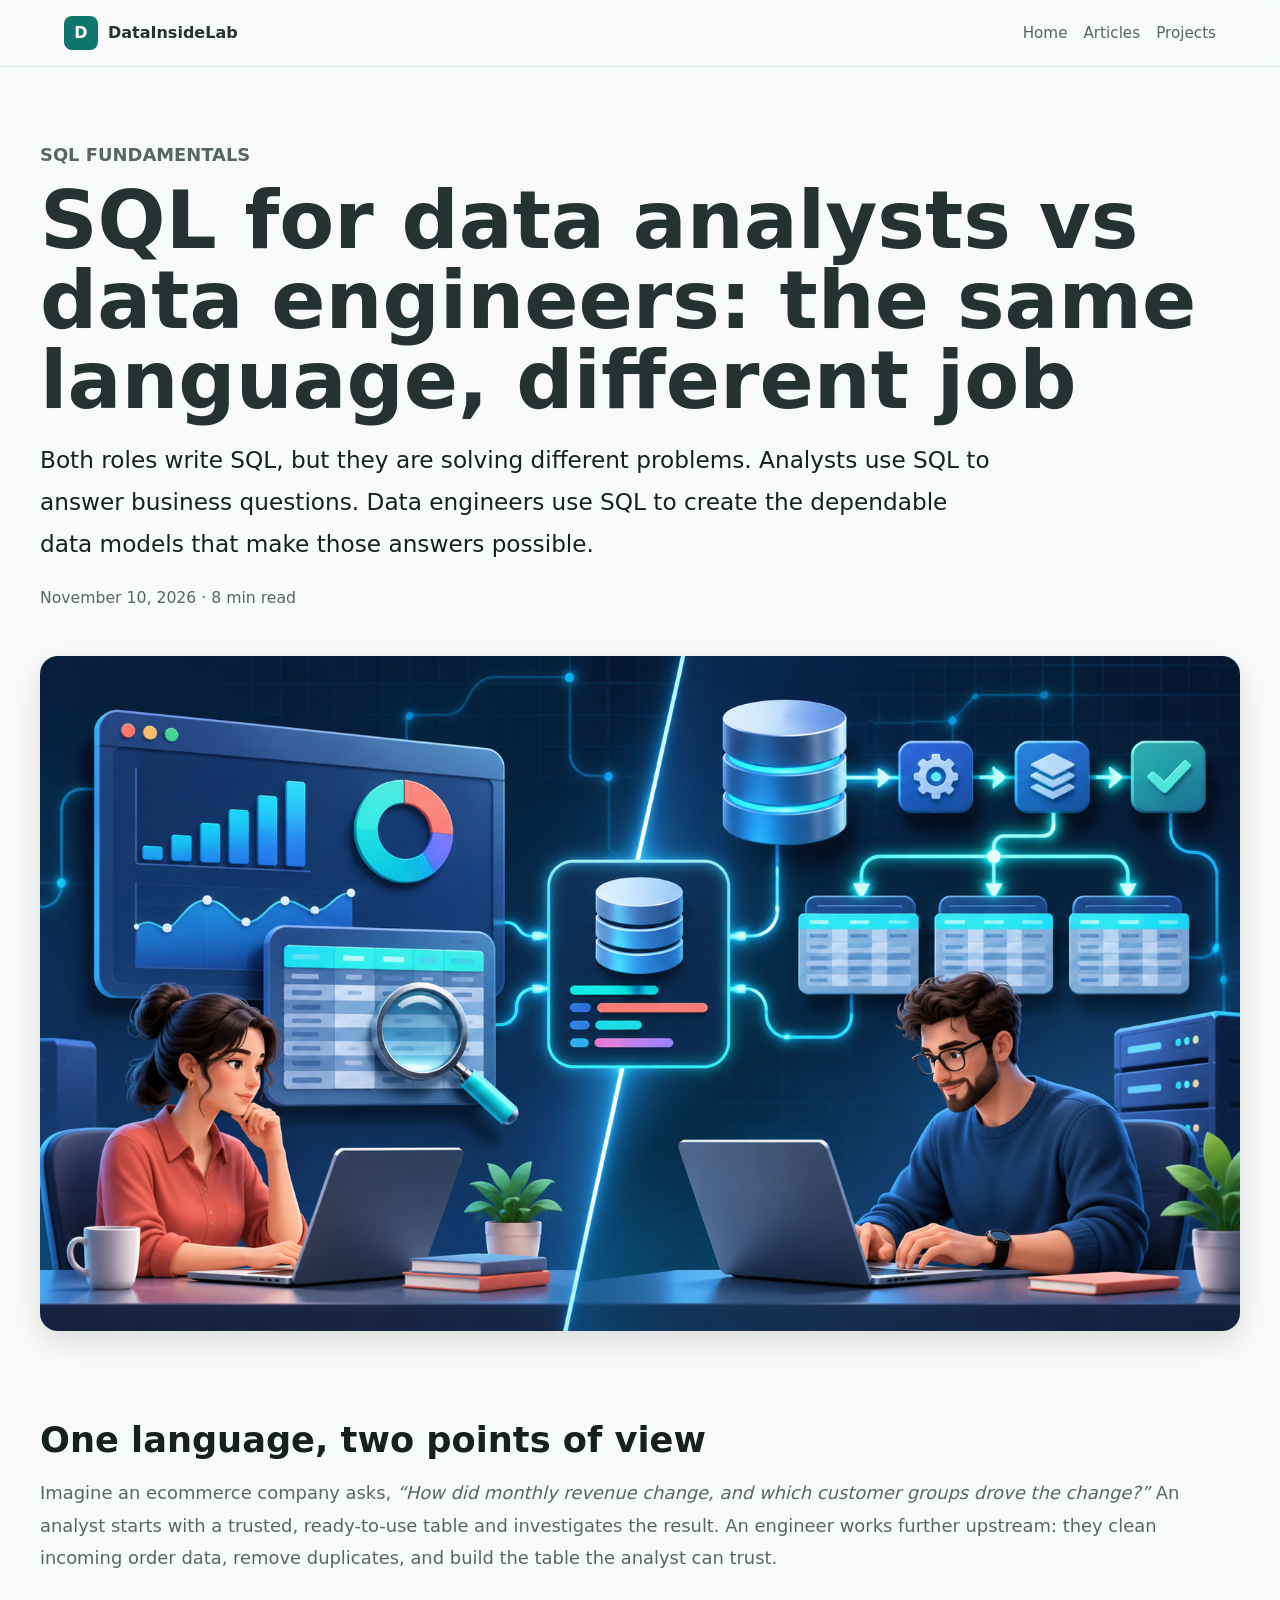
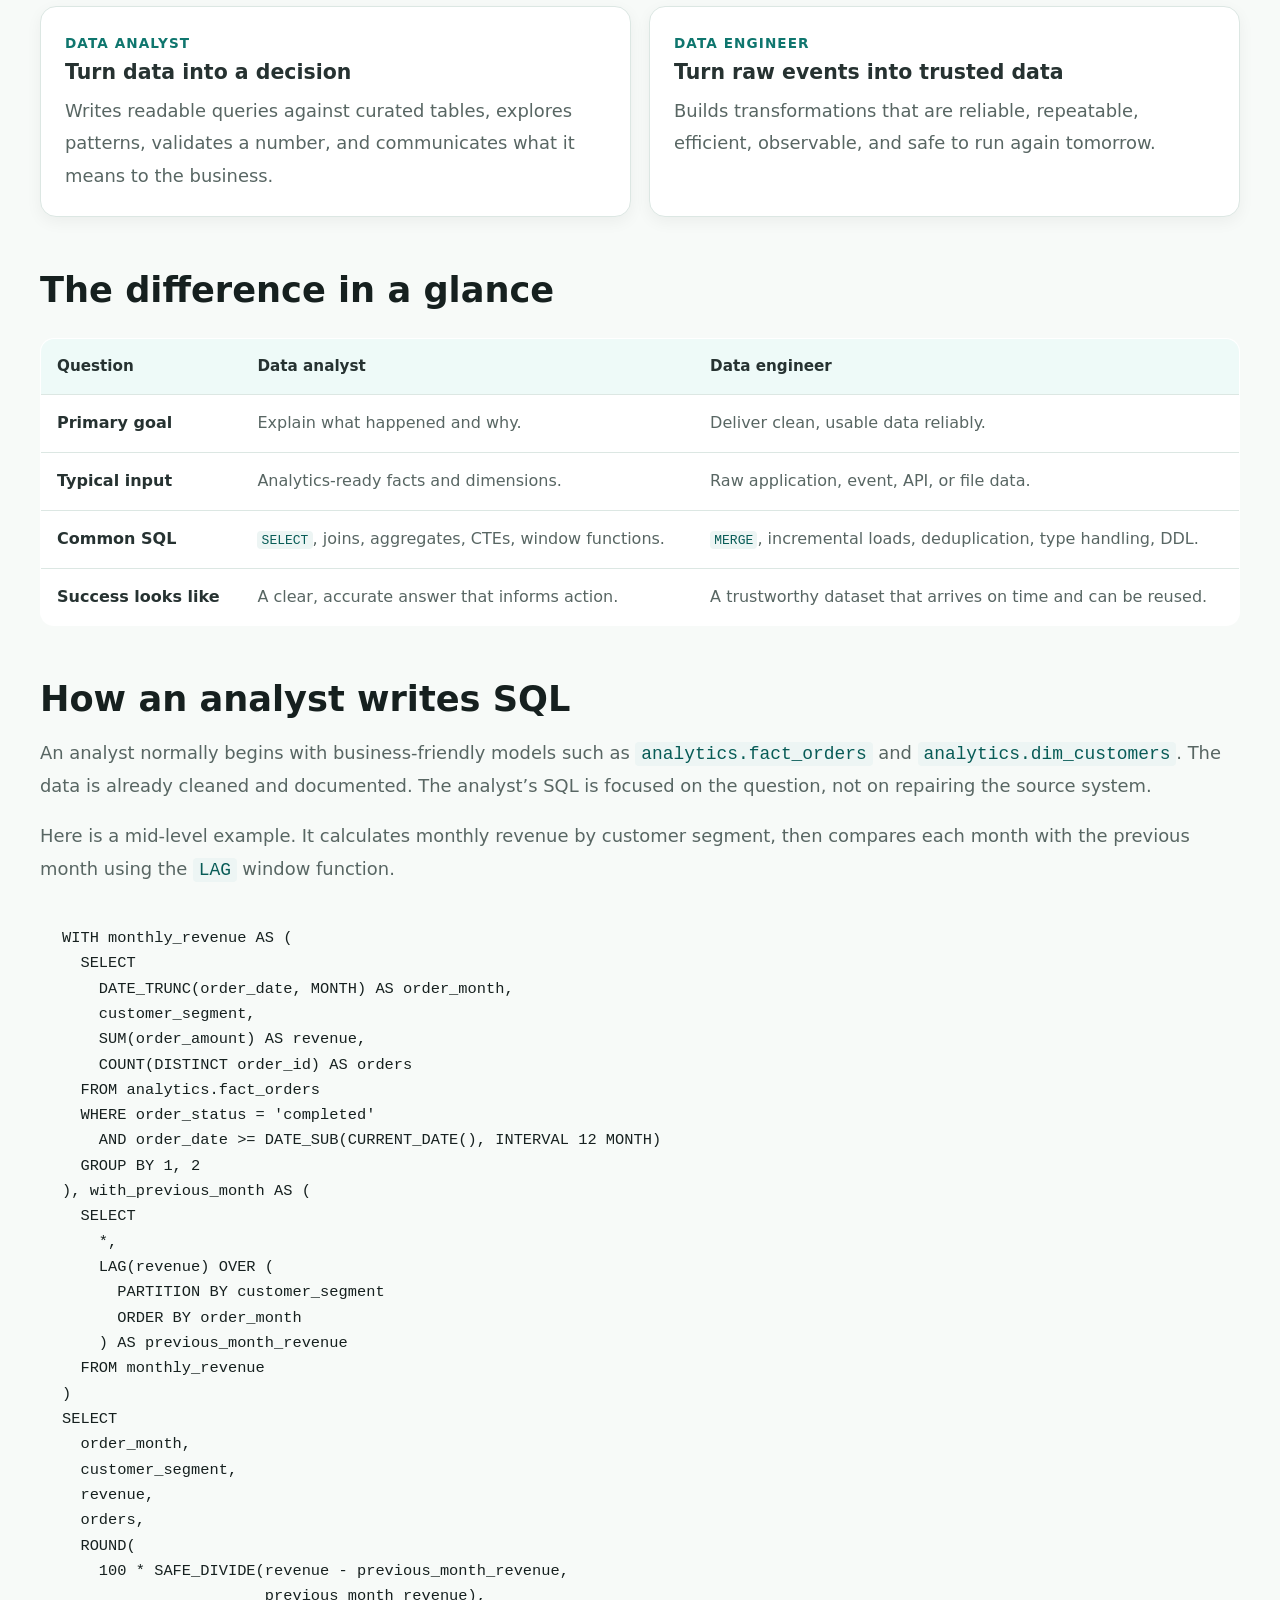
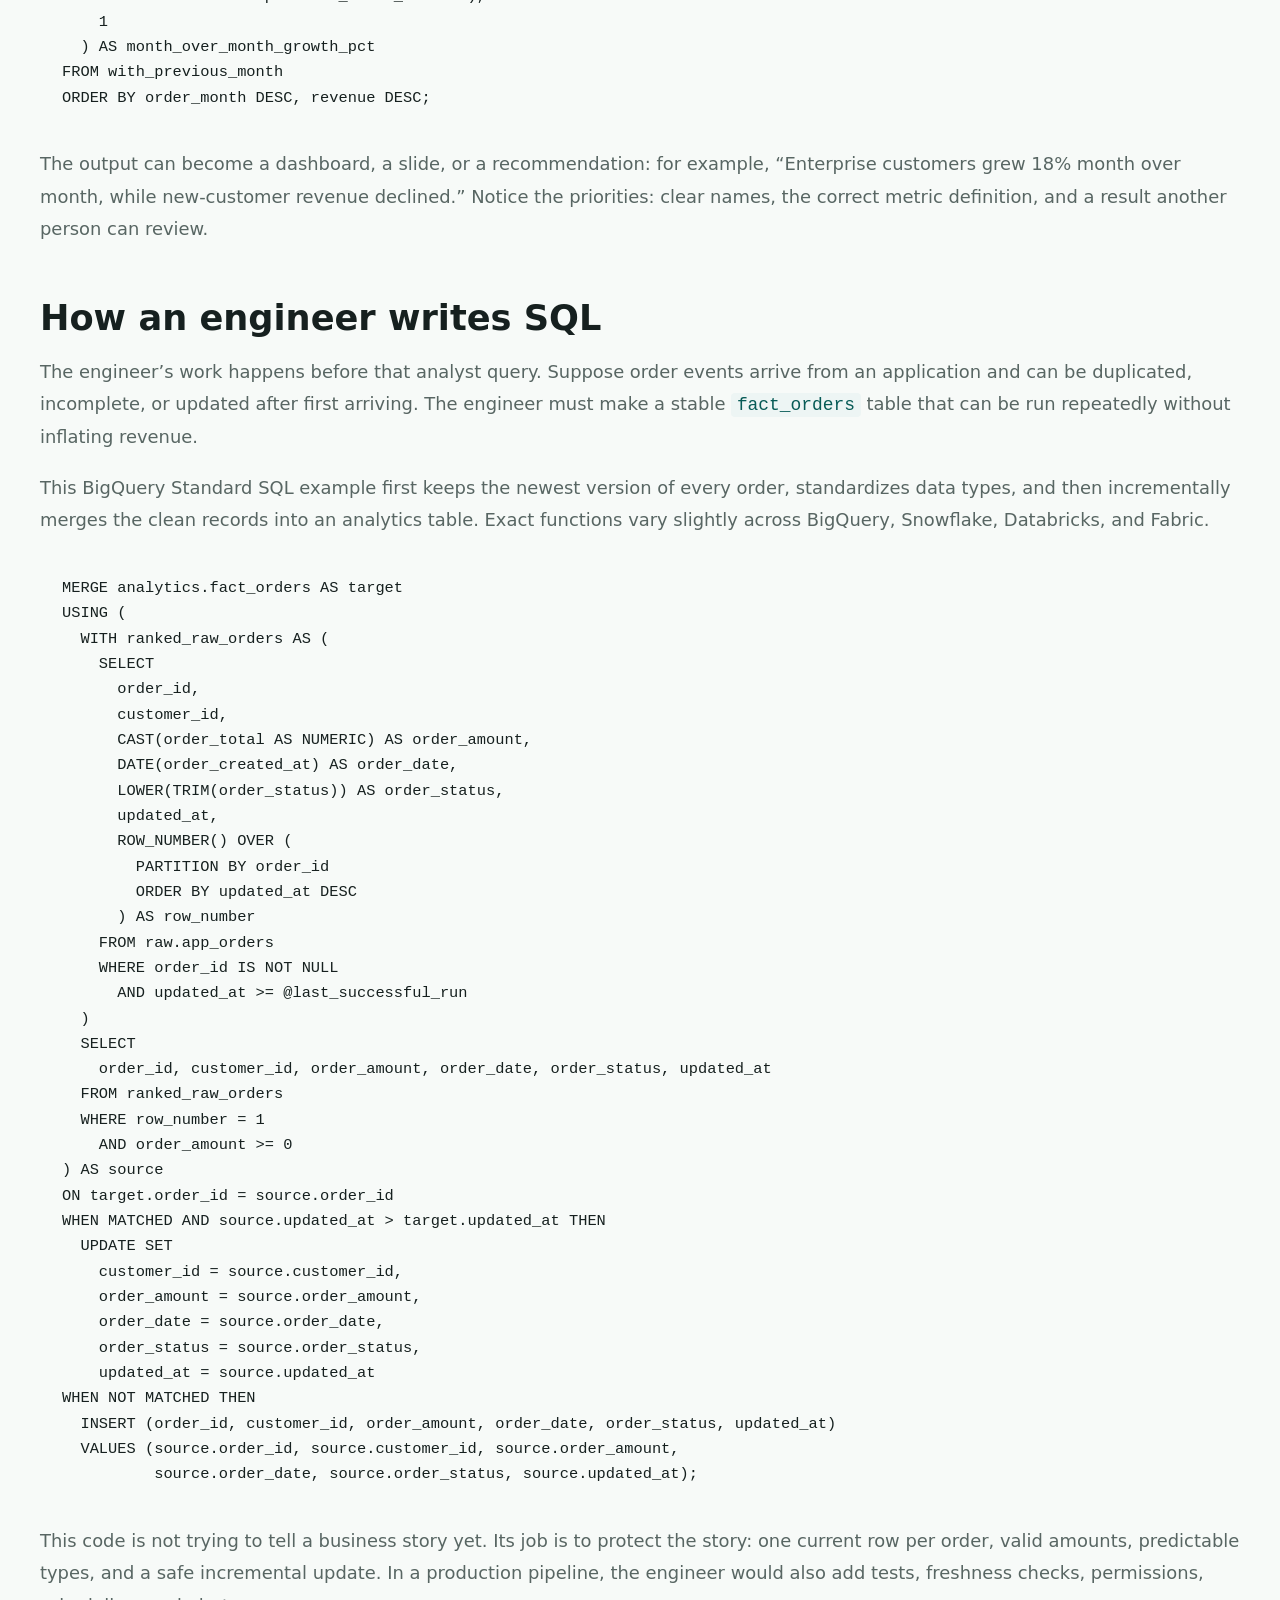
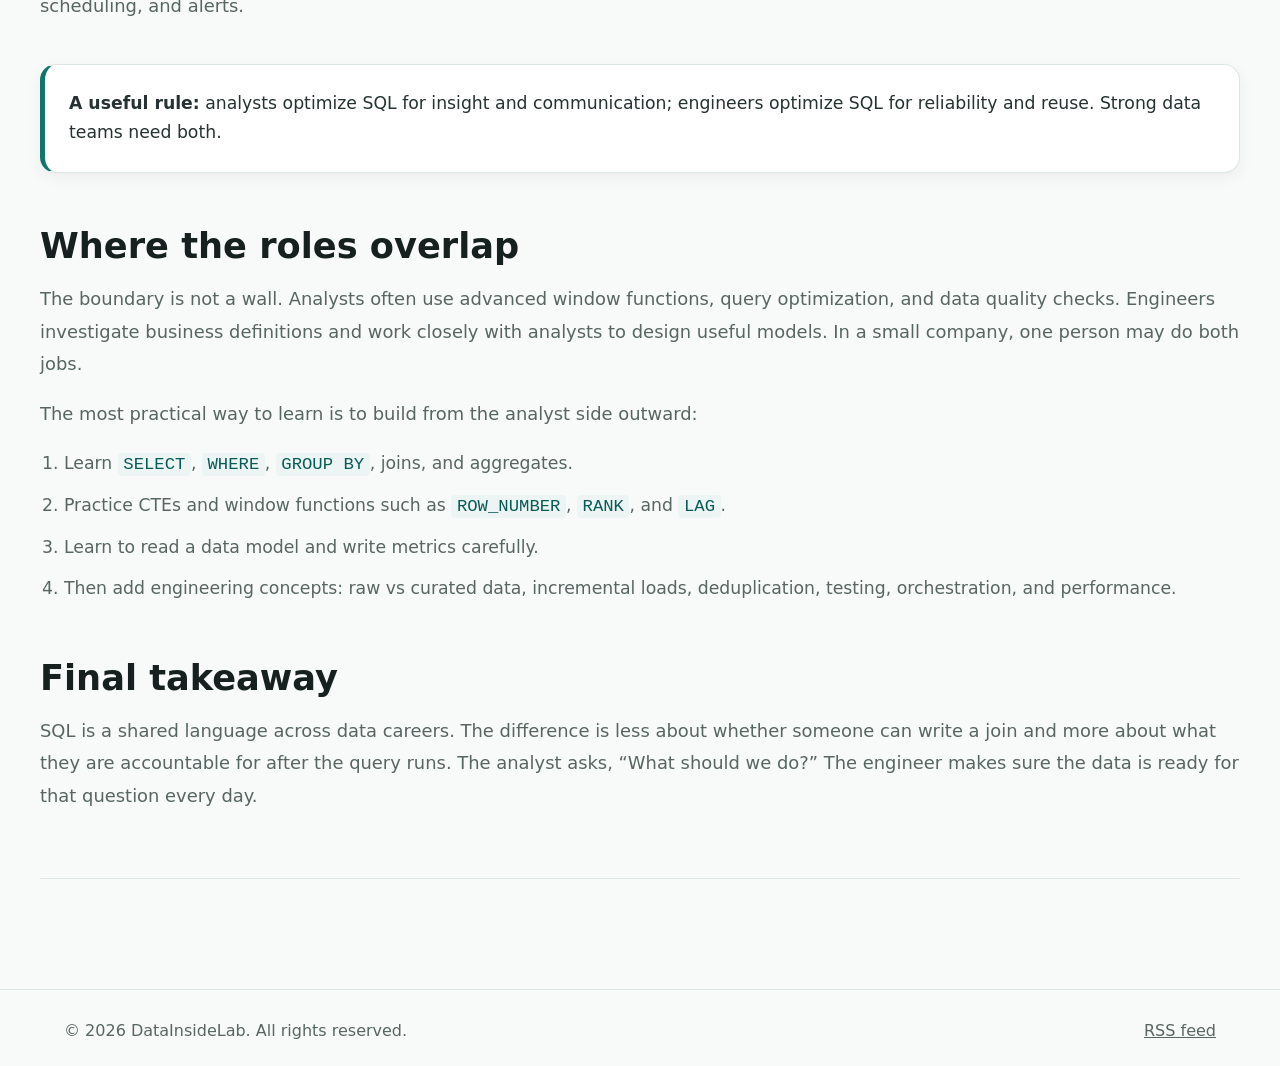
<file: articles/sql-for-data-analysts-vs-data-engineers.html>
<!doctype html>
<html lang="en">
  <head>
    <meta charset="utf-8">
    <meta name="viewport" content="width=device-width, initial-scale=1">
    <title>SQL for Data Analysts vs Data Engineers | DataInsideLab</title>
    <meta name="description" content="See how data analysts and data engineers use SQL differently, with practical mid-level examples for a shared revenue problem.">
    <meta property="og:title" content="SQL for Data Analysts vs Data Engineers">
    <meta property="og:description" content="The same language, two different jobs: practical SQL examples for analysts and engineers.">
    <meta property="og:image" content="/assets/sql-analyst-vs-data-engineer-cover.png">
    <link rel="icon" href="/assets/favicon.svg" type="image/svg+xml">
    <link rel="stylesheet" href="/styles.css">
    <link rel="stylesheet" href="/article.css">
    <script type="text/javascript">
      (function(c,l,a,r,i,t,y){c[a]=c[a]||function(){(c[a].q=c[a].q||[]).push(arguments)};t=l.createElement(r);t.async=1;t.src="https://www.clarity.ms/tag/"+i;y=l.getElementsByTagName(r)[0];y.parentNode.insertBefore(t,y);})(window, document, "clarity", "script", "x0rsfiw8zh");
    </script>
  </head>
  <body>
    <header class="site-header">
      <a class="brand" href="/"><span class="brand-mark">D</span><span>DataInsideLab</span></a>
      <nav class="nav" aria-label="Main navigation"><a href="/">Home</a><a href="/articles.html">Articles</a><a href="/projects.html">Projects</a></nav>
    </header>
    <main class="article-page">
      <article>
        <p class="tag">SQL Fundamentals</p>
        <h1>SQL for data analysts vs data engineers: the same language, different job</h1>
        <p class="article-lead">Both roles write SQL, but they are solving different problems. Analysts use SQL to answer business questions. Data engineers use SQL to create the dependable data models that make those answers possible.</p>
        <p class="article-date"><time datetime="2026-11-10">November 10, 2026</time> · 8 min read</p>
        <img src="/assets/sql-analyst-vs-data-engineer-cover.png" alt="An illustration comparing analytics dashboards with a data engineering pipeline">

        <h2>One language, two points of view</h2>
        <p>Imagine an ecommerce company asks, <em>“How did monthly revenue change, and which customer groups drove the change?”</em> An analyst starts with a trusted, ready-to-use table and investigates the result. An engineer works further upstream: they clean incoming order data, remove duplicates, and build the table the analyst can trust.</p>
        <div class="role-grid">
          <section class="role-card">
            <p class="role-label">Data analyst</p>
            <h3>Turn data into a decision</h3>
            <p>Writes readable queries against curated tables, explores patterns, validates a number, and communicates what it means to the business.</p>
          </section>
          <section class="role-card">
            <p class="role-label">Data engineer</p>
            <h3>Turn raw events into trusted data</h3>
            <p>Builds transformations that are reliable, repeatable, efficient, observable, and safe to run again tomorrow.</p>
          </section>
        </div>

        <h2>The difference in a glance</h2>
        <div class="table-wrap">
          <table>
            <thead><tr><th>Question</th><th>Data analyst</th><th>Data engineer</th></tr></thead>
            <tbody>
              <tr><td>Primary goal</td><td>Explain what happened and why.</td><td>Deliver clean, usable data reliably.</td></tr>
              <tr><td>Typical input</td><td>Analytics-ready facts and dimensions.</td><td>Raw application, event, API, or file data.</td></tr>
              <tr><td>Common SQL</td><td><code>SELECT</code>, joins, aggregates, CTEs, window functions.</td><td><code>MERGE</code>, incremental loads, deduplication, type handling, DDL.</td></tr>
              <tr><td>Success looks like</td><td>A clear, accurate answer that informs action.</td><td>A trustworthy dataset that arrives on time and can be reused.</td></tr>
            </tbody>
          </table>
        </div>

        <h2>How an analyst writes SQL</h2>
        <p>An analyst normally begins with business-friendly models such as <code>analytics.fact_orders</code> and <code>analytics.dim_customers</code>. The data is already cleaned and documented. The analyst’s SQL is focused on the question, not on repairing the source system.</p>
        <p>Here is a mid-level example. It calculates monthly revenue by customer segment, then compares each month with the previous month using the <code>LAG</code> window function.</p>
        <pre><code>WITH monthly_revenue AS (
  SELECT
    DATE_TRUNC(order_date, MONTH) AS order_month,
    customer_segment,
    SUM(order_amount) AS revenue,
    COUNT(DISTINCT order_id) AS orders
  FROM analytics.fact_orders
  WHERE order_status = 'completed'
    AND order_date &gt;= DATE_SUB(CURRENT_DATE(), INTERVAL 12 MONTH)
  GROUP BY 1, 2
), with_previous_month AS (
  SELECT
    *,
    LAG(revenue) OVER (
      PARTITION BY customer_segment
      ORDER BY order_month
    ) AS previous_month_revenue
  FROM monthly_revenue
)
SELECT
  order_month,
  customer_segment,
  revenue,
  orders,
  ROUND(
    100 * SAFE_DIVIDE(revenue - previous_month_revenue,
                      previous_month_revenue),
    1
  ) AS month_over_month_growth_pct
FROM with_previous_month
ORDER BY order_month DESC, revenue DESC;</code></pre>
        <p>The output can become a dashboard, a slide, or a recommendation: for example, “Enterprise customers grew 18% month over month, while new-customer revenue declined.” Notice the priorities: clear names, the correct metric definition, and a result another person can review.</p>

        <h2>How an engineer writes SQL</h2>
        <p>The engineer’s work happens before that analyst query. Suppose order events arrive from an application and can be duplicated, incomplete, or updated after first arriving. The engineer must make a stable <code>fact_orders</code> table that can be run repeatedly without inflating revenue.</p>
        <p>This BigQuery Standard SQL example first keeps the newest version of every order, standardizes data types, and then incrementally merges the clean records into an analytics table. Exact functions vary slightly across BigQuery, Snowflake, Databricks, and Fabric.</p>
        <pre><code>MERGE analytics.fact_orders AS target
USING (
  WITH ranked_raw_orders AS (
    SELECT
      order_id,
      customer_id,
      CAST(order_total AS NUMERIC) AS order_amount,
      DATE(order_created_at) AS order_date,
      LOWER(TRIM(order_status)) AS order_status,
      updated_at,
      ROW_NUMBER() OVER (
        PARTITION BY order_id
        ORDER BY updated_at DESC
      ) AS row_number
    FROM raw.app_orders
    WHERE order_id IS NOT NULL
      AND updated_at &gt;= @last_successful_run
  )
  SELECT
    order_id, customer_id, order_amount, order_date, order_status, updated_at
  FROM ranked_raw_orders
  WHERE row_number = 1
    AND order_amount &gt;= 0
) AS source
ON target.order_id = source.order_id
WHEN MATCHED AND source.updated_at &gt; target.updated_at THEN
  UPDATE SET
    customer_id = source.customer_id,
    order_amount = source.order_amount,
    order_date = source.order_date,
    order_status = source.order_status,
    updated_at = source.updated_at
WHEN NOT MATCHED THEN
  INSERT (order_id, customer_id, order_amount, order_date, order_status, updated_at)
  VALUES (source.order_id, source.customer_id, source.order_amount,
          source.order_date, source.order_status, source.updated_at);</code></pre>
        <p>This code is not trying to tell a business story yet. Its job is to protect the story: one current row per order, valid amounts, predictable types, and a safe incremental update. In a production pipeline, the engineer would also add tests, freshness checks, permissions, scheduling, and alerts.</p>

        <aside class="article-callout"><strong>A useful rule:</strong> analysts optimize SQL for insight and communication; engineers optimize SQL for reliability and reuse. Strong data teams need both.</aside>

        <h2>Where the roles overlap</h2>
        <p>The boundary is not a wall. Analysts often use advanced window functions, query optimization, and data quality checks. Engineers investigate business definitions and work closely with analysts to design useful models. In a small company, one person may do both jobs.</p>
        <p>The most practical way to learn is to build from the analyst side outward:</p>
        <ol>
          <li>Learn <code>SELECT</code>, <code>WHERE</code>, <code>GROUP BY</code>, joins, and aggregates.</li>
          <li>Practice CTEs and window functions such as <code>ROW_NUMBER</code>, <code>RANK</code>, and <code>LAG</code>.</li>
          <li>Learn to read a data model and write metrics carefully.</li>
          <li>Then add engineering concepts: raw vs curated data, incremental loads, deduplication, testing, orchestration, and performance.</li>
        </ol>

        <h2>Final takeaway</h2>
        <p>SQL is a shared language across data careers. The difference is less about whether someone can write a join and more about what they are accountable for after the query runs. The analyst asks, “What should we do?” The engineer makes sure the data is ready for that question every day.</p>
      </article>
    </main>
    <footer class="site-footer"><p>&copy; 2026 DataInsideLab. All rights reserved.</p><p><a href="/rss.xml">RSS feed</a></p></footer>
  </body>
</html>
</file>
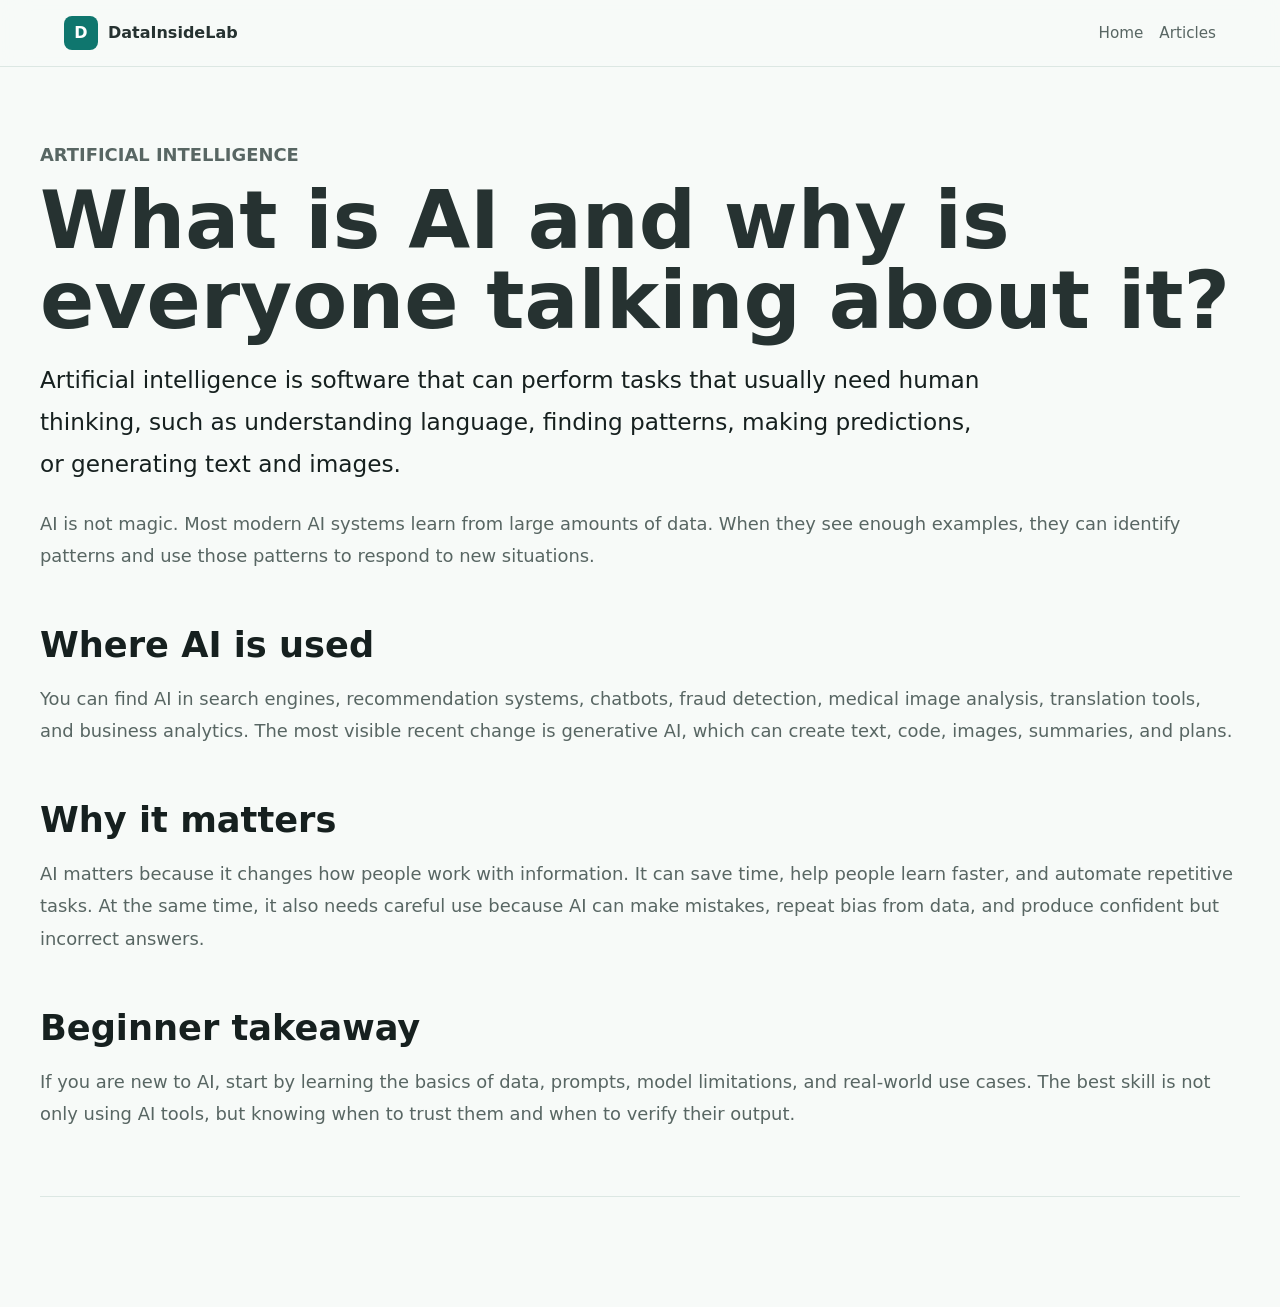
<file: articles/what-is-ai.html>
<!doctype html>
<html lang="en">
  <head>
    <meta charset="utf-8">
    <meta name="viewport" content="width=device-width, initial-scale=1">
    <title>What is AI? | DataInsideLab</title>
    <meta name="description" content="A simple explanation of artificial intelligence for beginners.">
    <link rel="icon" href="/assets/favicon.svg" type="image/svg+xml">
    <link rel="stylesheet" href="/styles.css">
    <link rel="stylesheet" href="/article.css">
    <script type="text/javascript">
      (function(c,l,a,r,i,t,y){
        c[a]=c[a]||function(){(c[a].q=c[a].q||[]).push(arguments)};
        t=l.createElement(r);t.async=1;t.src="https://www.clarity.ms/tag/"+i;
        y=l.getElementsByTagName(r)[0];y.parentNode.insertBefore(t,y);
      })(window, document, "clarity", "script", "x0rsfiw8zh");
    </script>
  </head>
  <body>
    <header class="site-header">
      <a class="brand" href="/"><span class="brand-mark">D</span><span>DataInsideLab</span></a>
      <nav class="nav" aria-label="Main navigation"><a href="/">Home</a><a href="/#articles">Articles</a></nav>
    </header>
    <main class="article-page">
      <article>
        <p class="tag">Artificial Intelligence</p>
        <h1>What is AI and why is everyone talking about it?</h1>
        <p class="article-lead">Artificial intelligence is software that can perform tasks that usually need human thinking, such as understanding language, finding patterns, making predictions, or generating text and images.</p>
        <p>AI is not magic. Most modern AI systems learn from large amounts of data. When they see enough examples, they can identify patterns and use those patterns to respond to new situations.</p>
        <h2>Where AI is used</h2>
        <p>You can find AI in search engines, recommendation systems, chatbots, fraud detection, medical image analysis, translation tools, and business analytics. The most visible recent change is generative AI, which can create text, code, images, summaries, and plans.</p>
        <h2>Why it matters</h2>
        <p>AI matters because it changes how people work with information. It can save time, help people learn faster, and automate repetitive tasks. At the same time, it also needs careful use because AI can make mistakes, repeat bias from data, and produce confident but incorrect answers.</p>
        <h2>Beginner takeaway</h2>
        <p>If you are new to AI, start by learning the basics of data, prompts, model limitations, and real-world use cases. The best skill is not only using AI tools, but knowing when to trust them and when to verify their output.</p>
      </article>
    </main>
  </body>
</html>
</file>
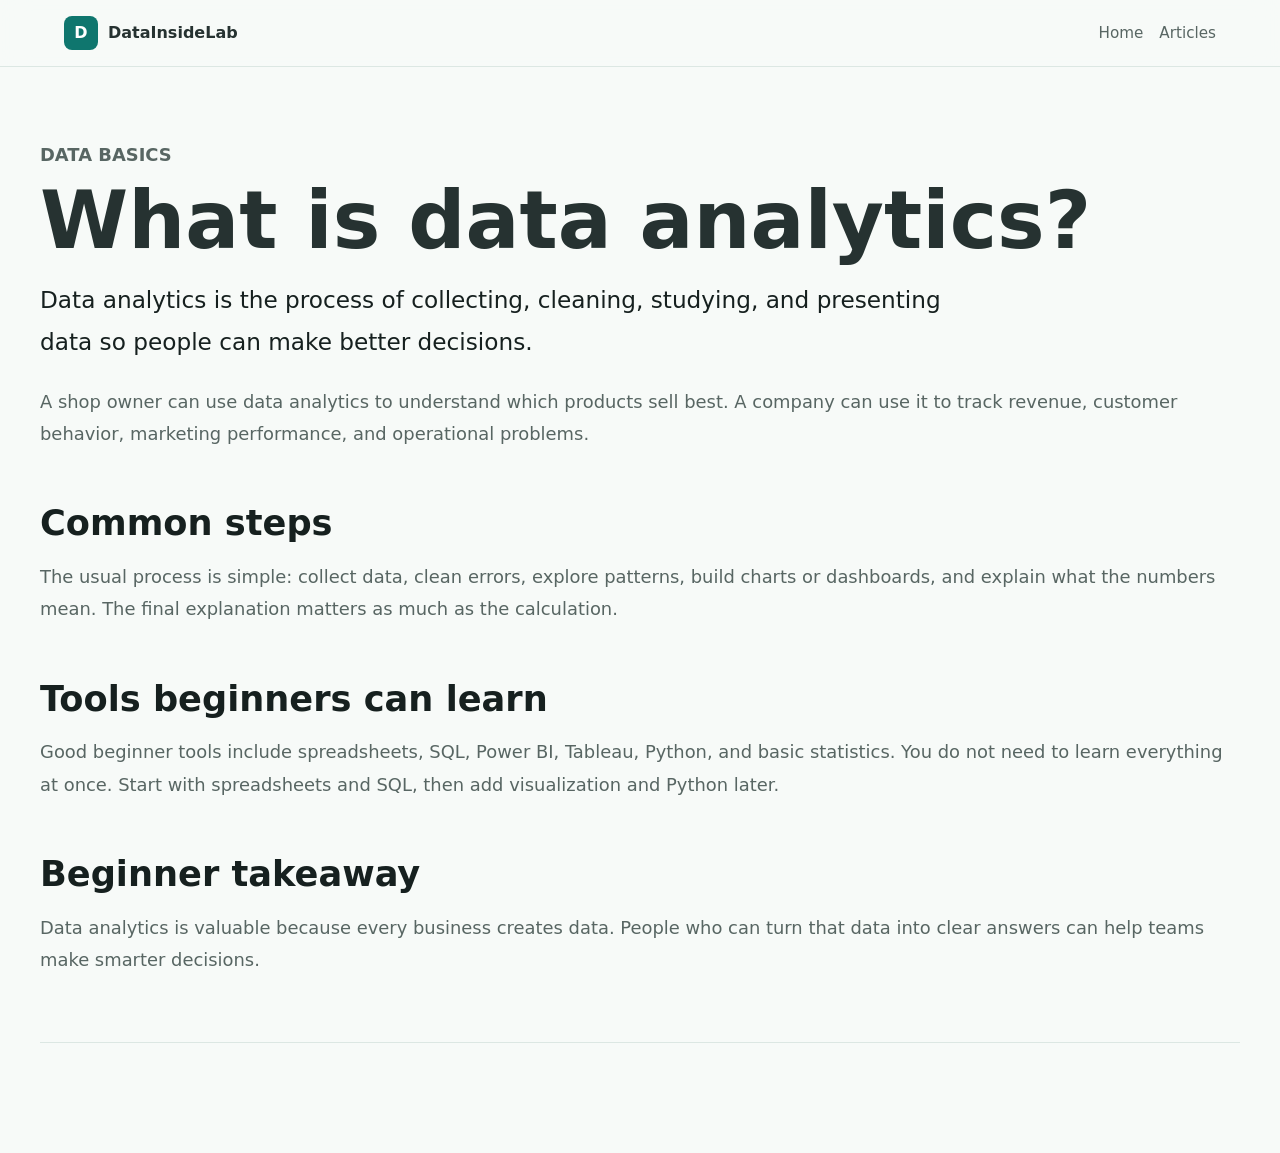
<file: articles/what-is-data-analytics.html>
<!doctype html>
<html lang="en">
  <head>
    <meta charset="utf-8">
    <meta name="viewport" content="width=device-width, initial-scale=1">
    <title>What is Data Analytics? | DataInsideLab</title>
    <meta name="description" content="A beginner explanation of data analytics, common tools, and first skills.">
    <link rel="icon" href="/assets/favicon.svg" type="image/svg+xml">
    <link rel="stylesheet" href="/styles.css">
    <link rel="stylesheet" href="/article.css">
    <script type="text/javascript">
      (function(c,l,a,r,i,t,y){
        c[a]=c[a]||function(){(c[a].q=c[a].q||[]).push(arguments)};
        t=l.createElement(r);t.async=1;t.src="https://www.clarity.ms/tag/"+i;
        y=l.getElementsByTagName(r)[0];y.parentNode.insertBefore(t,y);
      })(window, document, "clarity", "script", "x0rsfiw8zh");
    </script>
  </head>
  <body>
    <header class="site-header">
      <a class="brand" href="/"><span class="brand-mark">D</span><span>DataInsideLab</span></a>
      <nav class="nav" aria-label="Main navigation"><a href="/">Home</a><a href="/#articles">Articles</a></nav>
    </header>
    <main class="article-page">
      <article>
        <p class="tag">Data Basics</p>
        <h1>What is data analytics?</h1>
        <p class="article-lead">Data analytics is the process of collecting, cleaning, studying, and presenting data so people can make better decisions.</p>
        <p>A shop owner can use data analytics to understand which products sell best. A company can use it to track revenue, customer behavior, marketing performance, and operational problems.</p>
        <h2>Common steps</h2>
        <p>The usual process is simple: collect data, clean errors, explore patterns, build charts or dashboards, and explain what the numbers mean. The final explanation matters as much as the calculation.</p>
        <h2>Tools beginners can learn</h2>
        <p>Good beginner tools include spreadsheets, SQL, Power BI, Tableau, Python, and basic statistics. You do not need to learn everything at once. Start with spreadsheets and SQL, then add visualization and Python later.</p>
        <h2>Beginner takeaway</h2>
        <p>Data analytics is valuable because every business creates data. People who can turn that data into clear answers can help teams make smarter decisions.</p>
      </article>
    </main>
  </body>
</html>
</file>
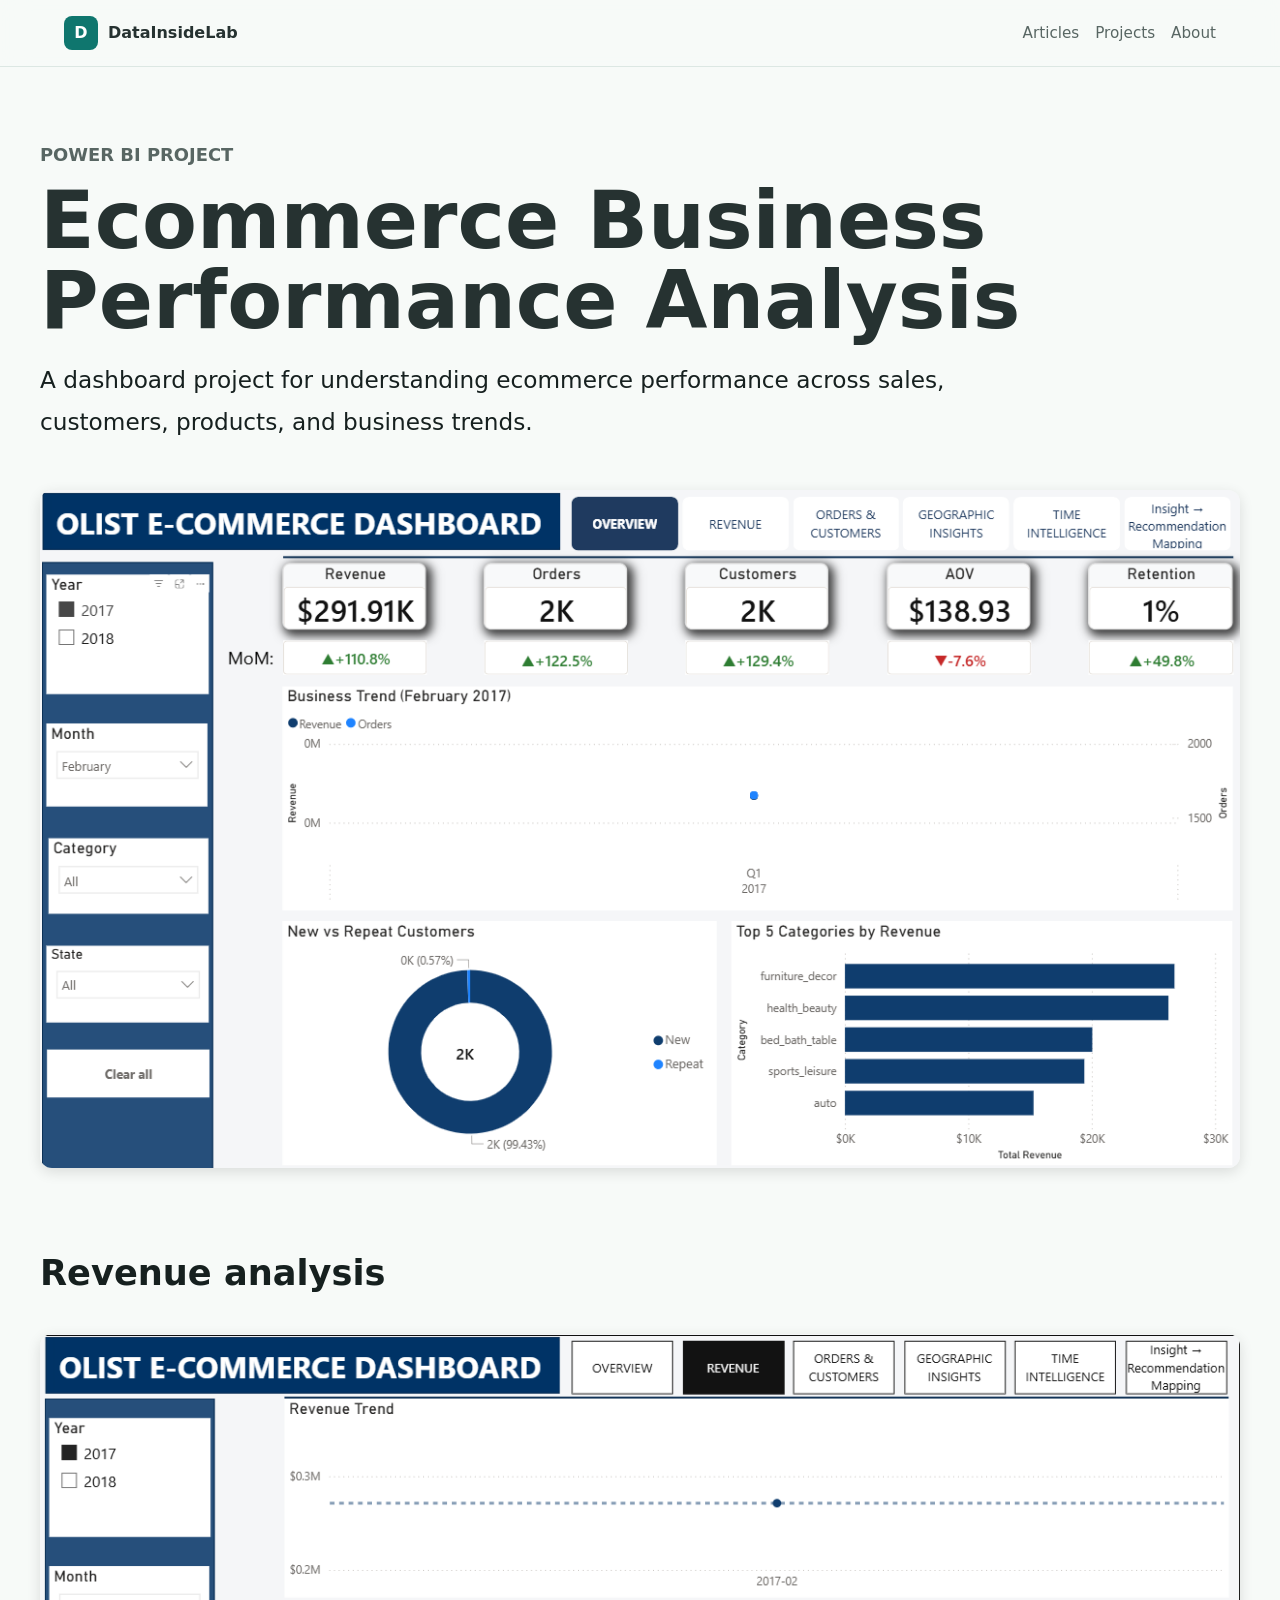
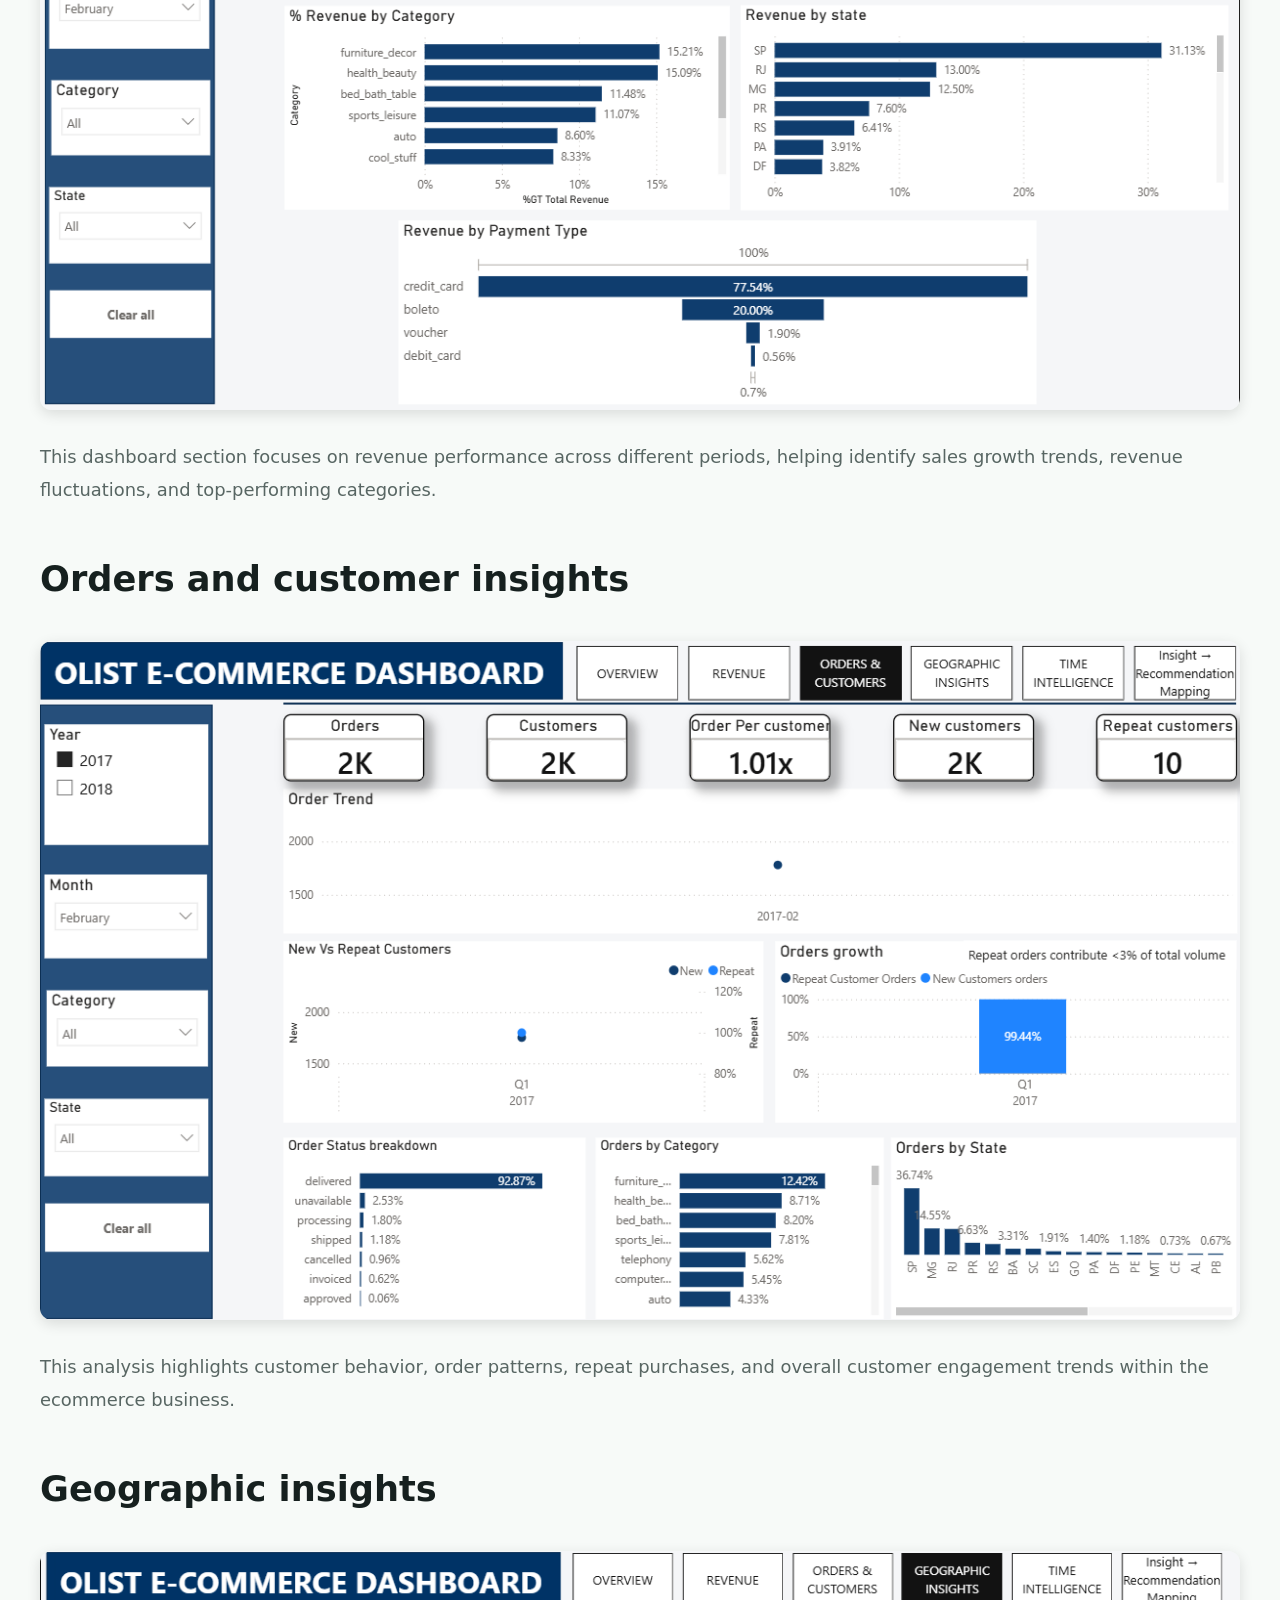
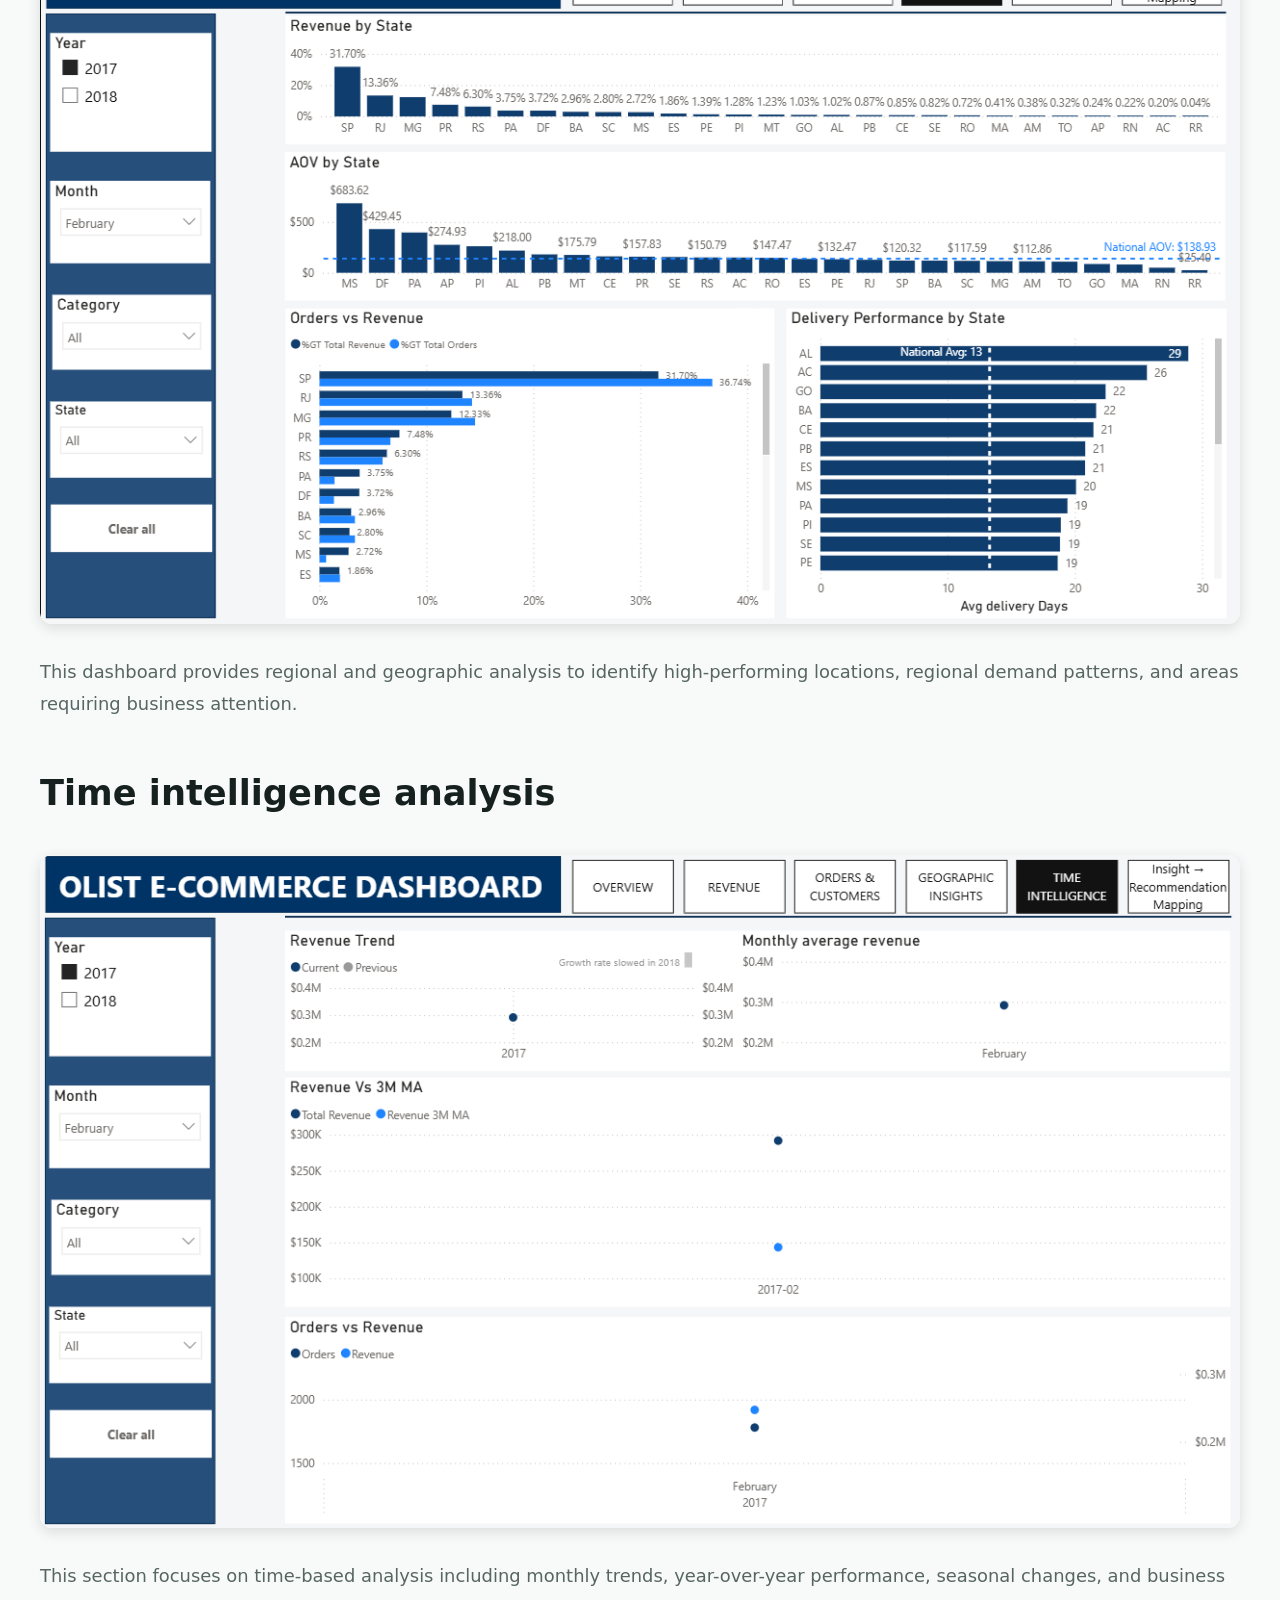
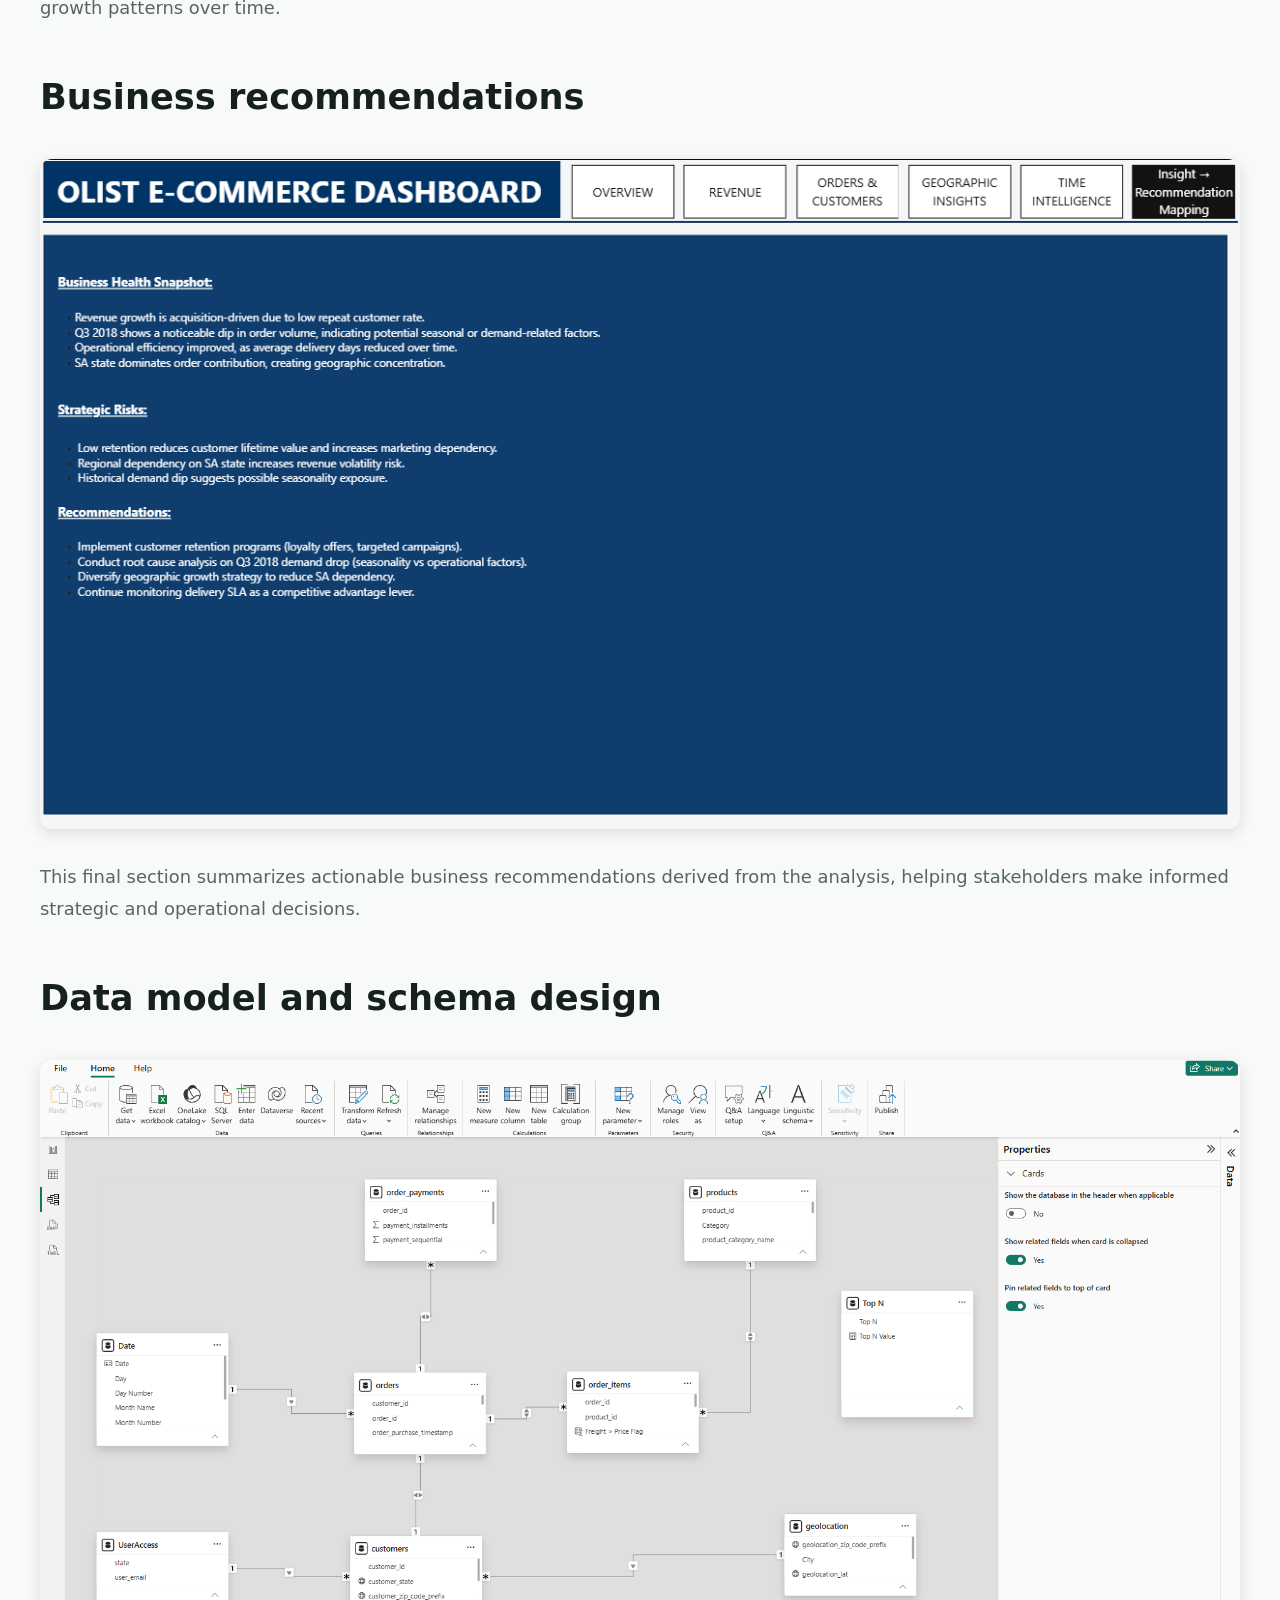
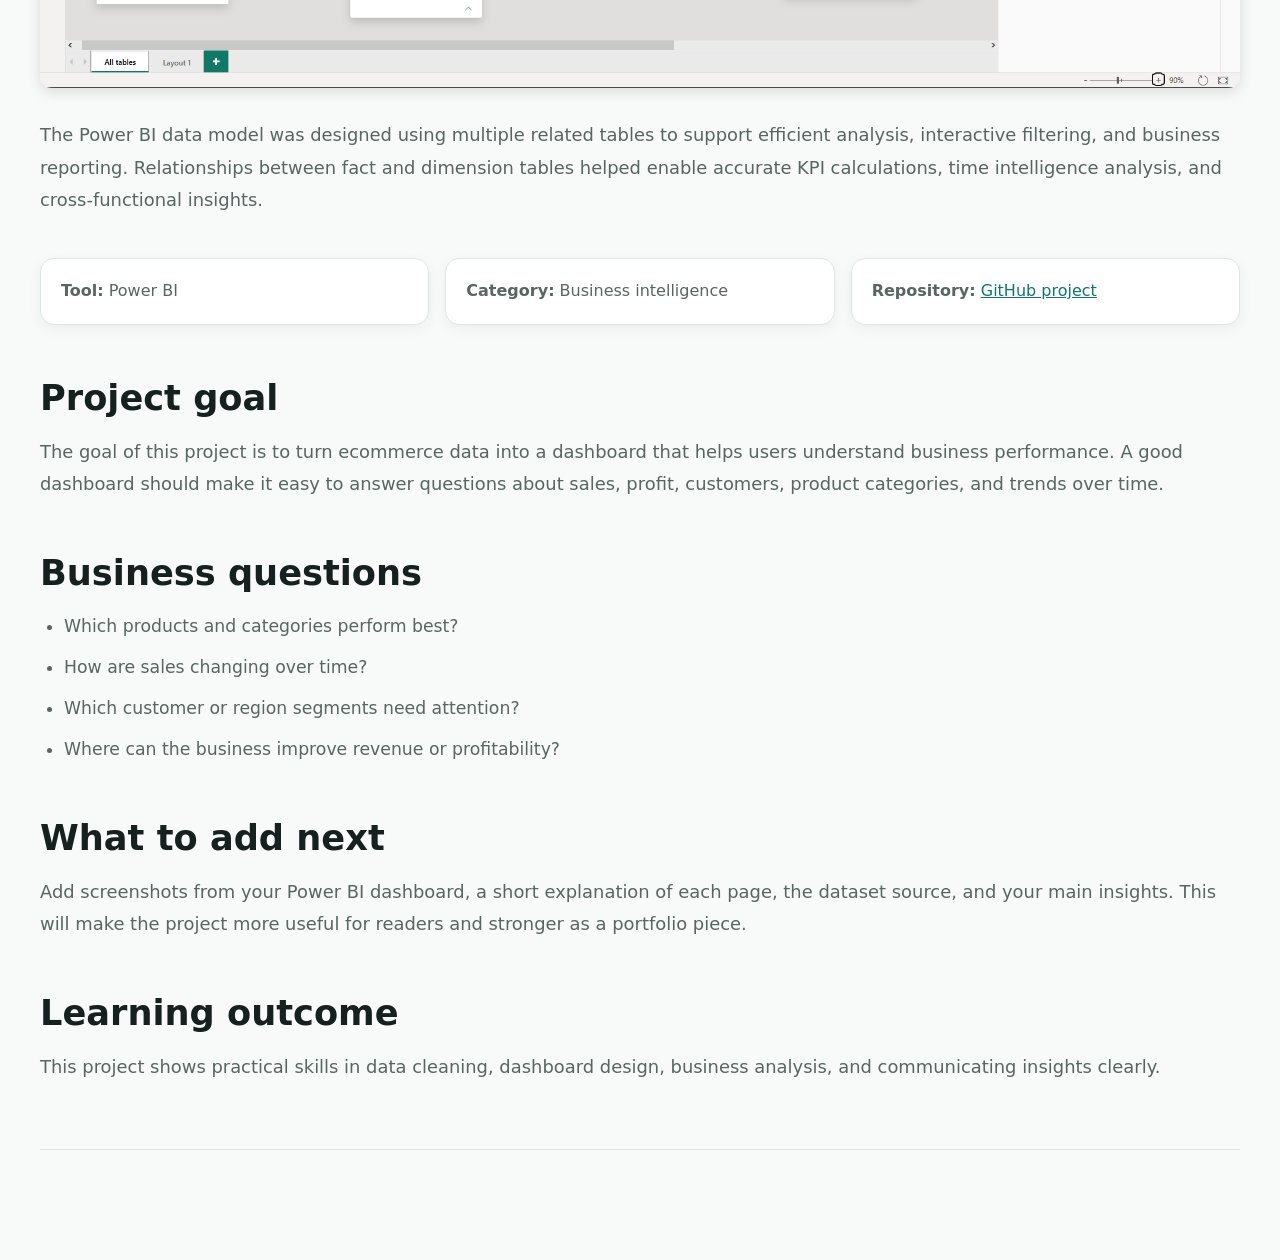
<file: projects/ecommerce-business-performance-analysis.html>
<!doctype html>
<html lang="en">
  <head>
    <meta charset="utf-8">
    <meta name="viewport" content="width=device-width, initial-scale=1">
    <title>Ecommerce Business Performance Analysis | DataInsideLab</title>
    <meta name="description" content="A Power BI project case study for ecommerce business performance analysis.">
    <link rel="icon" href="/assets/favicon.svg" type="image/svg+xml">
    <link rel="stylesheet" href="/styles.css">
    <link rel="stylesheet" href="/article.css">
    <script type="text/javascript">
      (function(c,l,a,r,i,t,y){
        c[a]=c[a]||function(){(c[a].q=c[a].q||[]).push(arguments)};
        t=l.createElement(r);t.async=1;t.src="https://www.clarity.ms/tag/"+i;
        y=l.getElementsByTagName(r)[0];y.parentNode.insertBefore(t,y);
      })(window, document, "clarity", "script", "x0rsfiw8zh");
    </script>
  </head>
  <body>
    <header class="site-header">
      <a class="brand" href="/"><span class="brand-mark">D</span><span>DataInsideLab</span></a>
      <nav class="nav" aria-label="Main navigation">
        <a href="/articles.html">Articles</a>
        <a href="/projects.html">Projects</a>
        <a href="/#about">About</a>
      </nav>
    </header>

    <main class="article-page">
      <article>
        <p class="tag">Power BI Project</p>
        <h1>Ecommerce Business Performance Analysis</h1>
        <p class="article-lead">A dashboard project for understanding ecommerce performance across sales, customers, products, and business trends.</p>
<img 
  src="/projects/overview.png" 
  alt="Ecommerce Business Performance Dashboard"
  style="
    max-width:100%;
    border-radius:12px;
    margin:24px 0;
    box-shadow:0 4px 14px rgba(0,0,0,0.12);
  "
>
<h2>Revenue analysis</h2>

<img 
  src="/projects/revenue.png" 
  alt="Revenue Analysis Dashboard"
  style="
    width:100%;
    border-radius:12px;
    margin:24px 0;
    box-shadow:0 4px 14px rgba(0,0,0,0.12);
  "
>

<p>
This dashboard section focuses on revenue performance across different periods,
helping identify sales growth trends, revenue fluctuations, and top-performing categories.
</p>


<h2>Orders and customer insights</h2>

<img 
  src="/projects/orders-customers.png" 
  alt="Orders and Customers Dashboard"
  style="
    width:100%;
    border-radius:12px;
    margin:24px 0;
    box-shadow:0 4px 14px rgba(0,0,0,0.12);
  "
>

<p>
This analysis highlights customer behavior, order patterns, repeat purchases,
and overall customer engagement trends within the ecommerce business.
</p>


<h2>Geographic insights</h2>

<img 
  src="/projects/geographic-insights.png" 
  alt="Geographic Insights Dashboard"
  style="
    width:100%;
    border-radius:12px;
    margin:24px 0;
    box-shadow:0 4px 14px rgba(0,0,0,0.12);
  "
>

<p>
This dashboard provides regional and geographic analysis to identify high-performing locations,
regional demand patterns, and areas requiring business attention.
</p>


<h2>Time intelligence analysis</h2>

<img 
  src="/projects/time-intelligence.png" 
  alt="Time Intelligence Dashboard"
  style="
    width:100%;
    border-radius:12px;
    margin:24px 0;
    box-shadow:0 4px 14px rgba(0,0,0,0.12);
  "
>

<p>
This section focuses on time-based analysis including monthly trends,
year-over-year performance, seasonal changes, and business growth patterns over time.
</p>


<h2>Business recommendations</h2>

<img 
  src="/projects/business-recommendations.png" 
  alt="Business Recommendations Dashboard"
  style="
    width:100%;
    border-radius:12px;
    margin:24px 0;
    box-shadow:0 4px 14px rgba(0,0,0,0.12);
  "
>
        <p>
This final section summarizes actionable business recommendations derived from the analysis,
helping stakeholders make informed strategic and operational decisions.
</p>
    
<h2>Data model and schema design</h2>

<img 
  src="/projects/Schema.png" 
  alt="Power BI Data Model Schema"
  style="
    width:100%;
    border-radius:12px;
    margin:24px 0;
    box-shadow:0 4px 14px rgba(0,0,0,0.12);
  "
>

<p>
The Power BI data model was designed using multiple related tables to support efficient analysis,
interactive filtering, and business reporting. Relationships between fact and dimension tables
helped enable accurate KPI calculations, time intelligence analysis, and cross-functional insights.
</p>





        <div class="case-meta">
          <p><strong>Tool:</strong> Power BI</p>
          <p><strong>Category:</strong> Business intelligence</p>
          <p><strong>Repository:</strong> <a href="https://github.com/Amarnath794/ecommerce-business-performance-analysis">GitHub project</a></p>
        </div>

        <h2>Project goal</h2>
        <p>The goal of this project is to turn ecommerce data into a dashboard that helps users understand business performance. A good dashboard should make it easy to answer questions about sales, profit, customers, product categories, and trends over time.</p>

        <h2>Business questions</h2>
        <ul>
          <li>Which products and categories perform best?</li>
          <li>How are sales changing over time?</li>
          <li>Which customer or region segments need attention?</li>
          <li>Where can the business improve revenue or profitability?</li>
        </ul>

        <h2>What to add next</h2>
        <p>Add screenshots from your Power BI dashboard, a short explanation of each page, the dataset source, and your main insights. This will make the project more useful for readers and stronger as a portfolio piece.</p>

        <h2>Learning outcome</h2>
        <p>This project shows practical skills in data cleaning, dashboard design, business analysis, and communicating insights clearly.</p>
      </article>
    </main>
  </body>
</html>
</file>
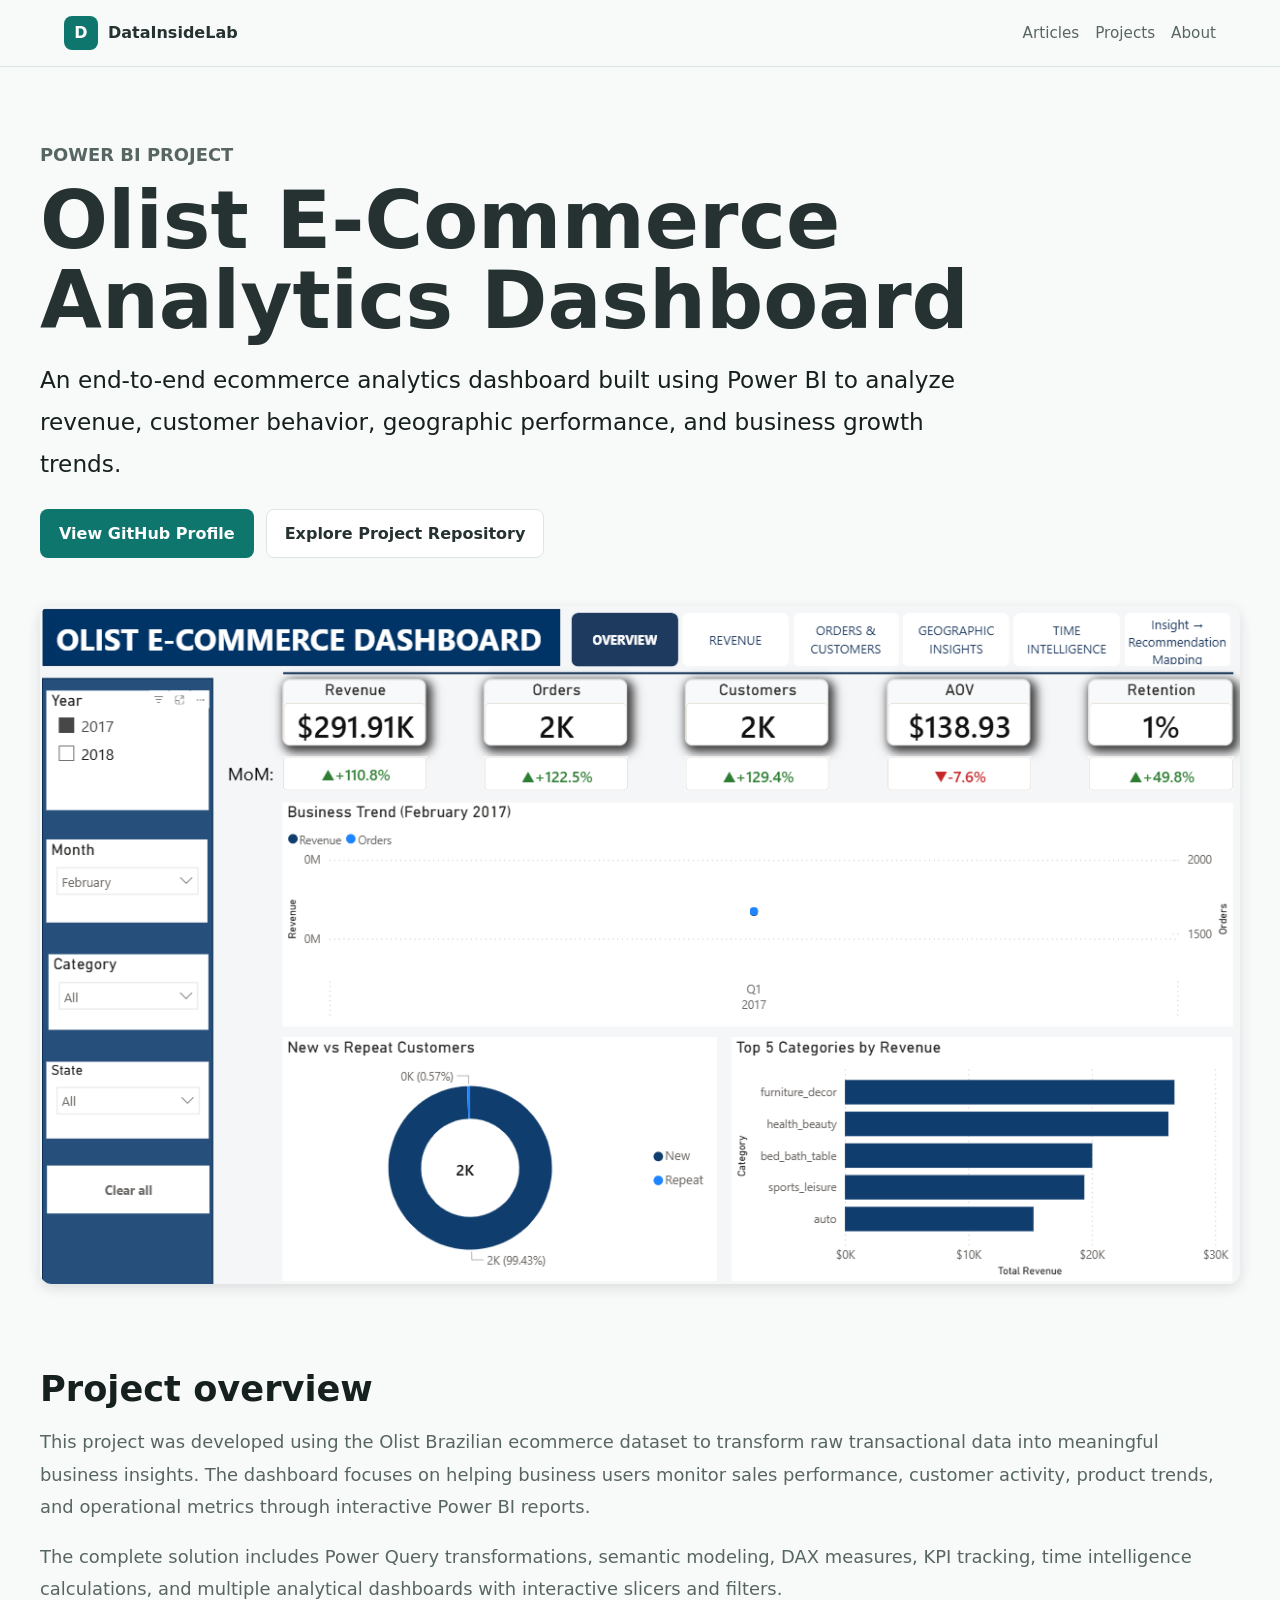
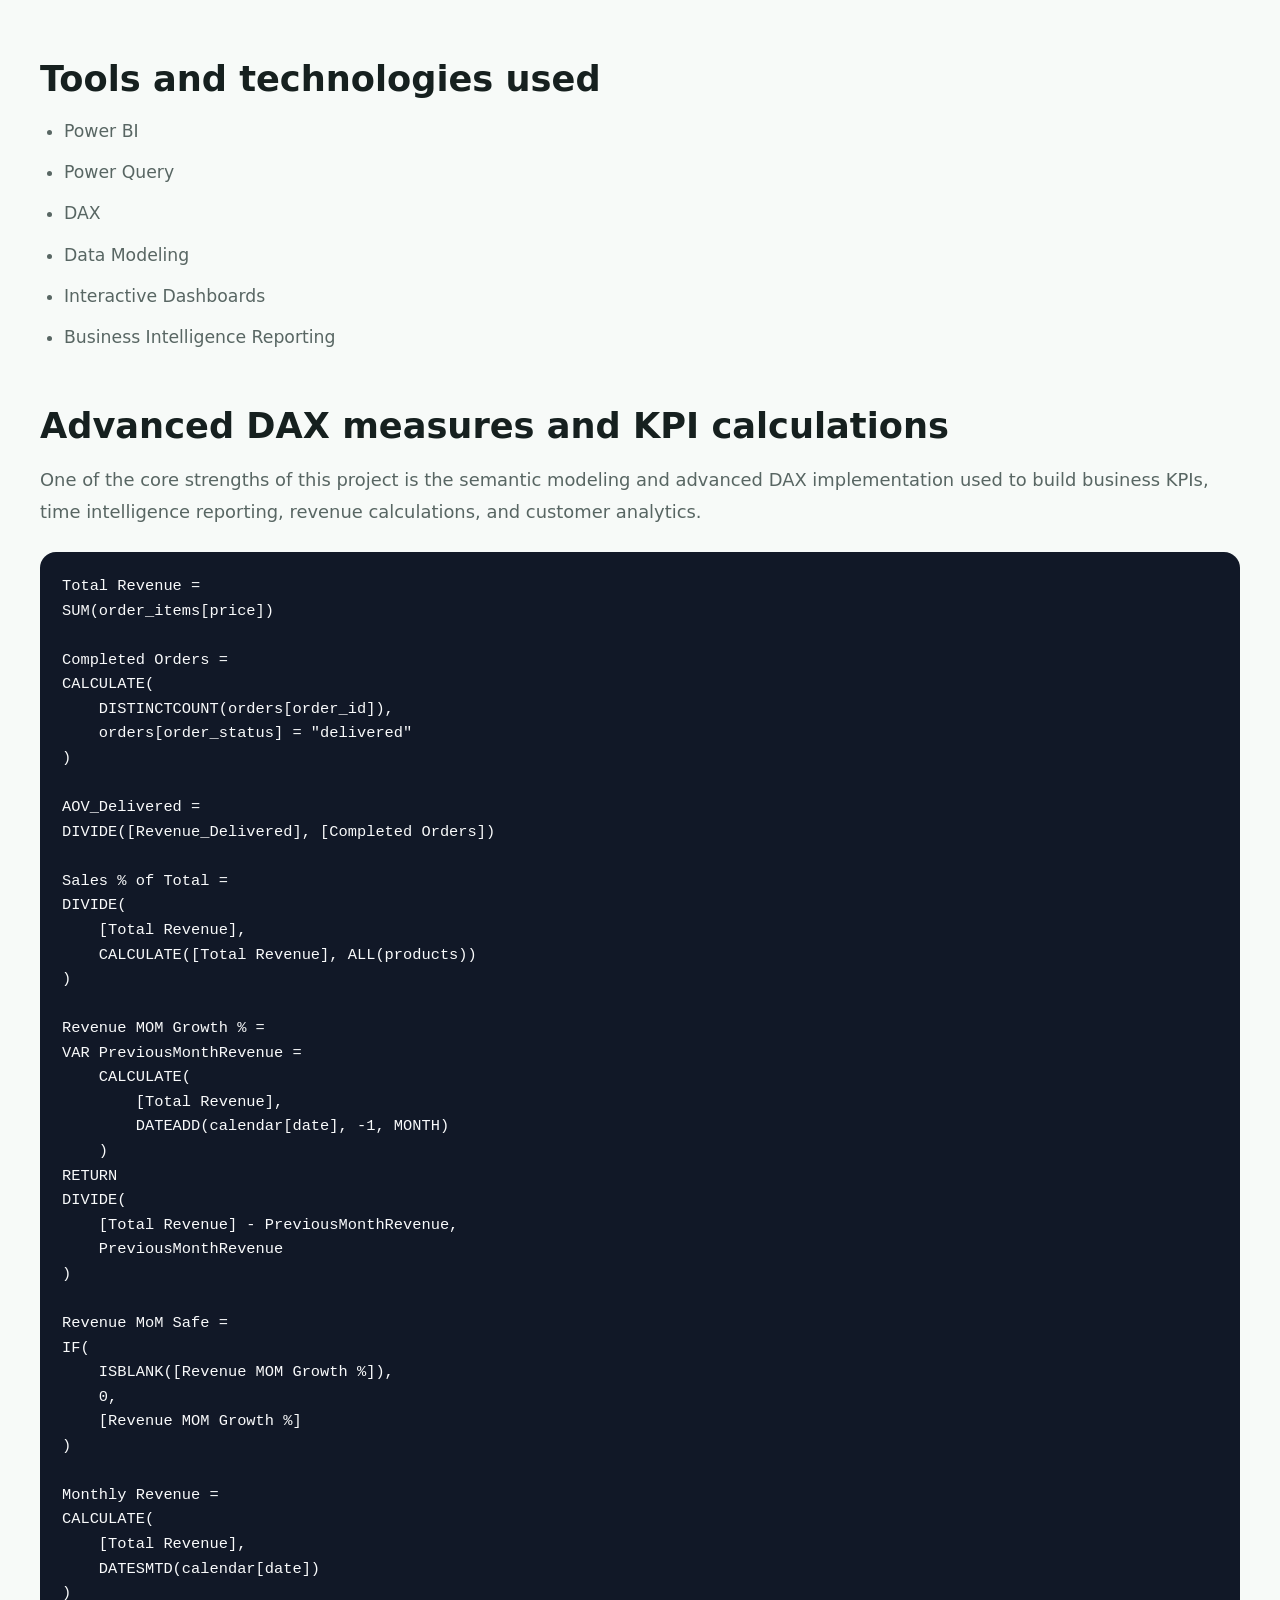
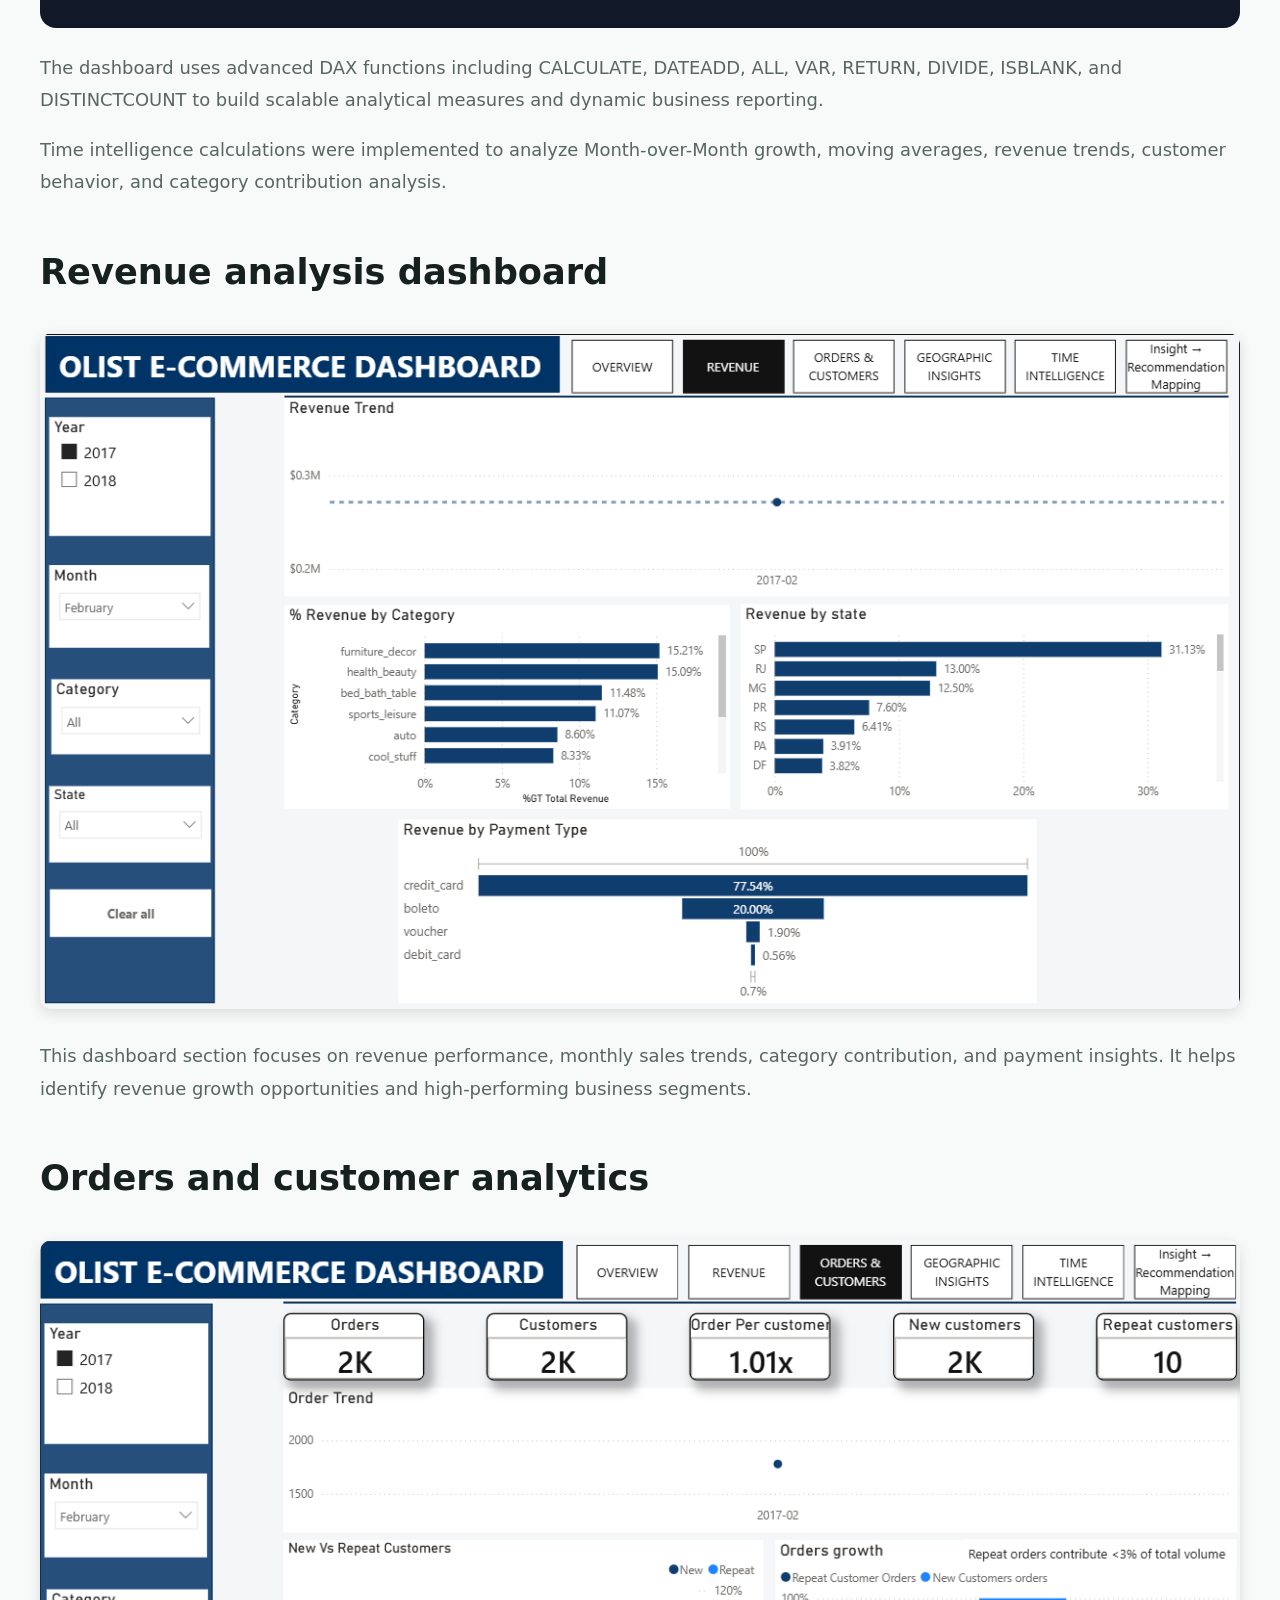
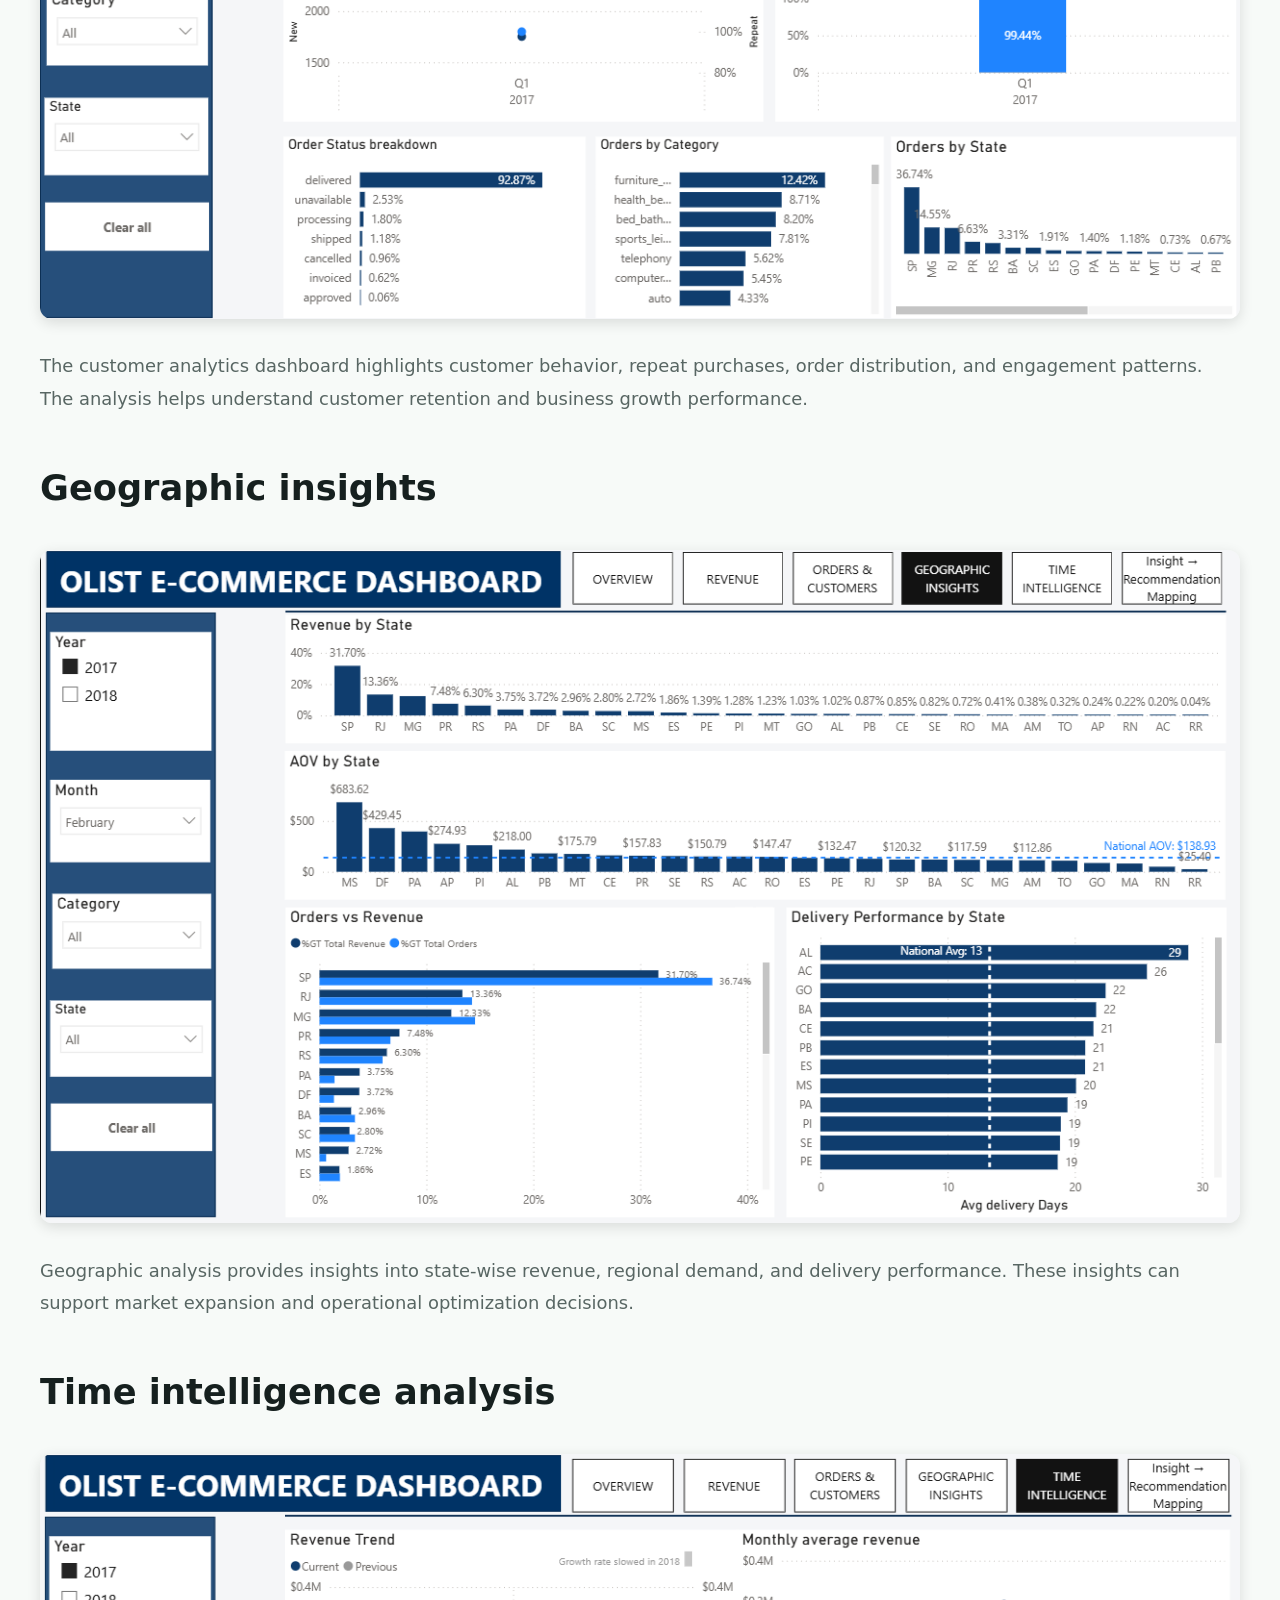
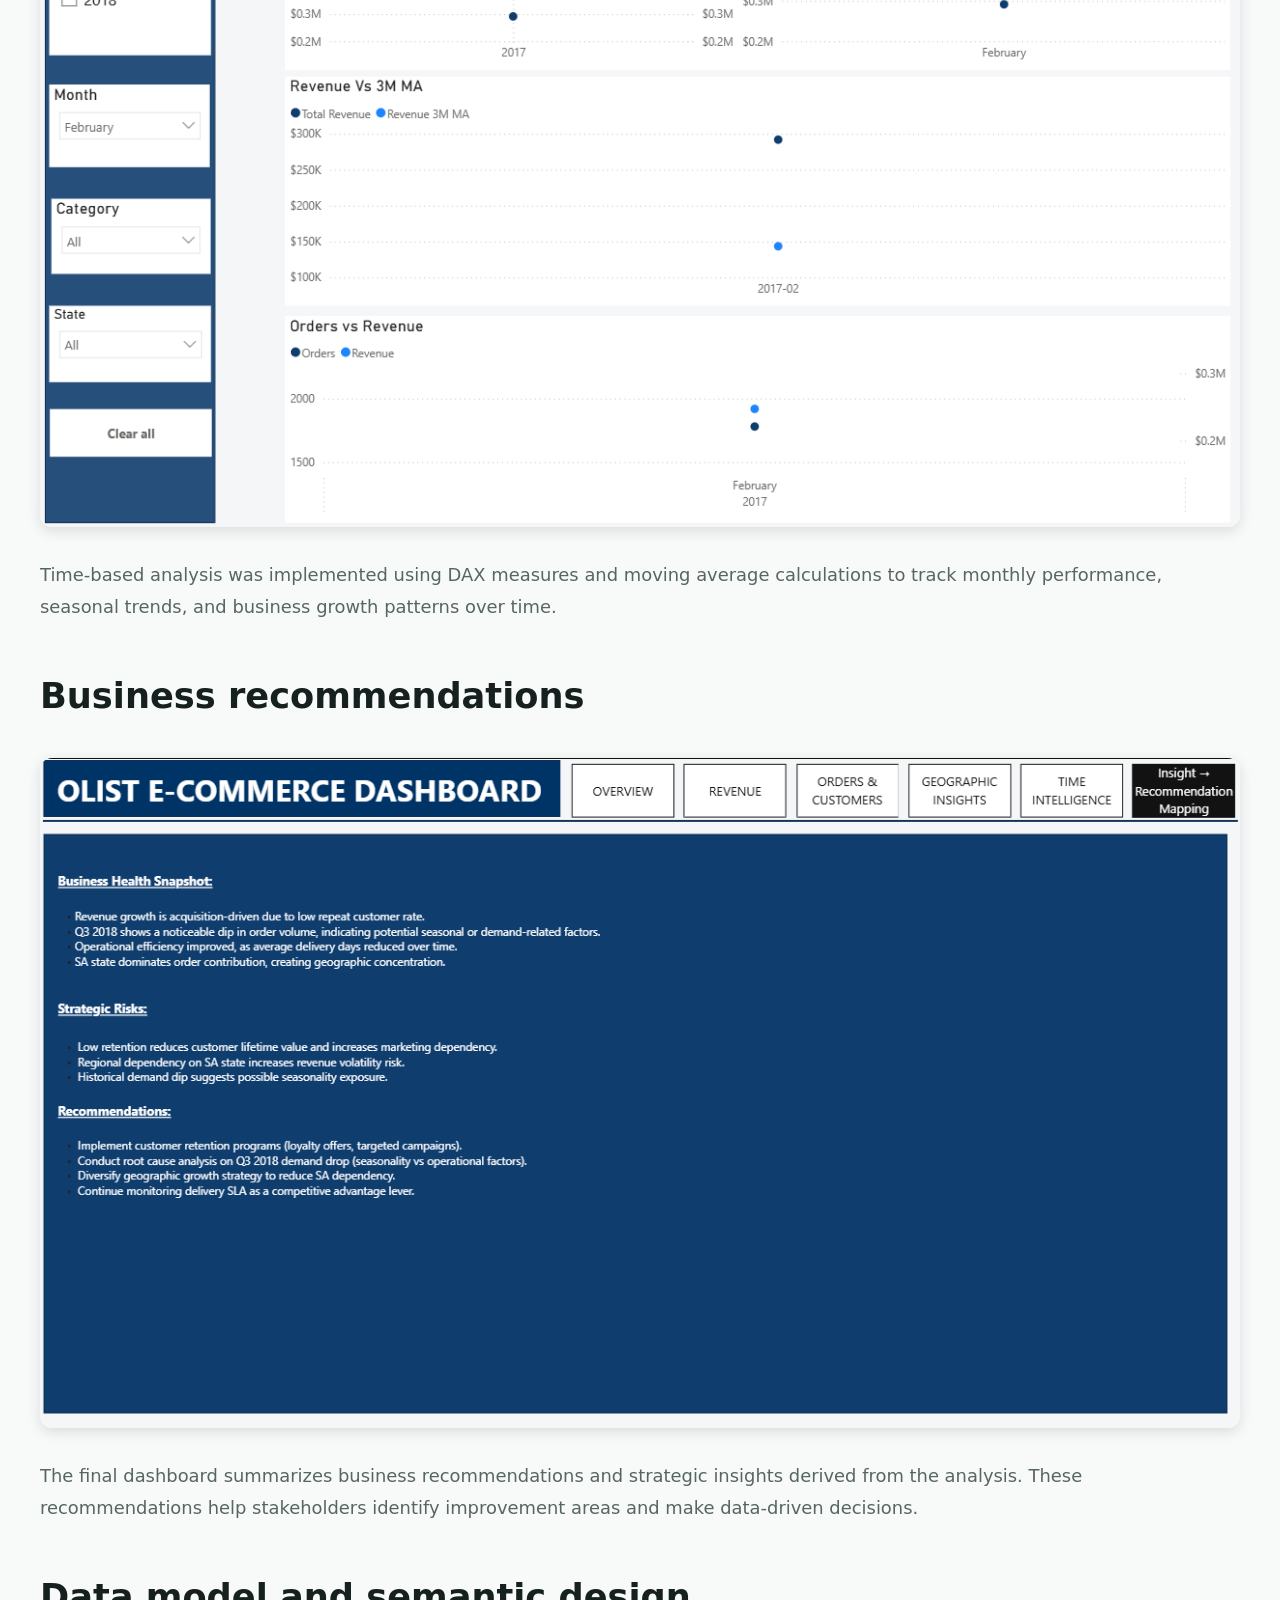
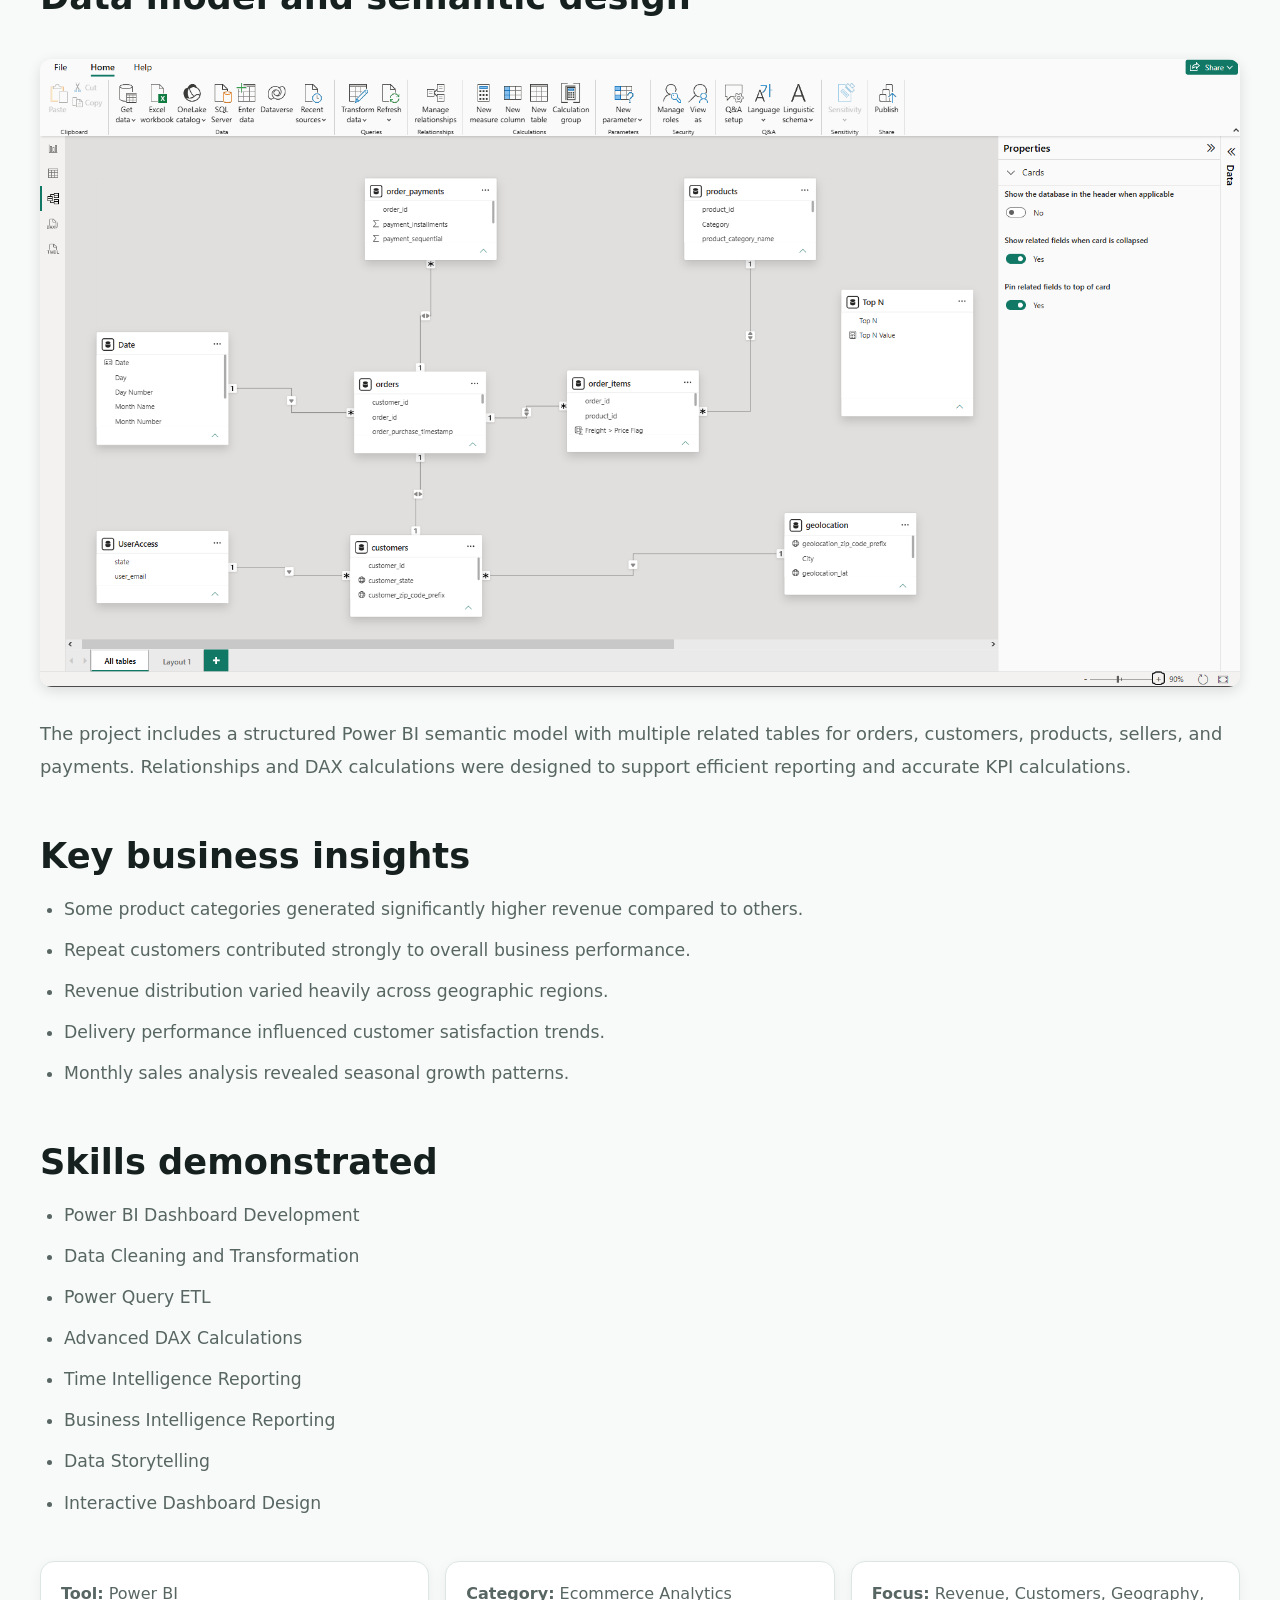
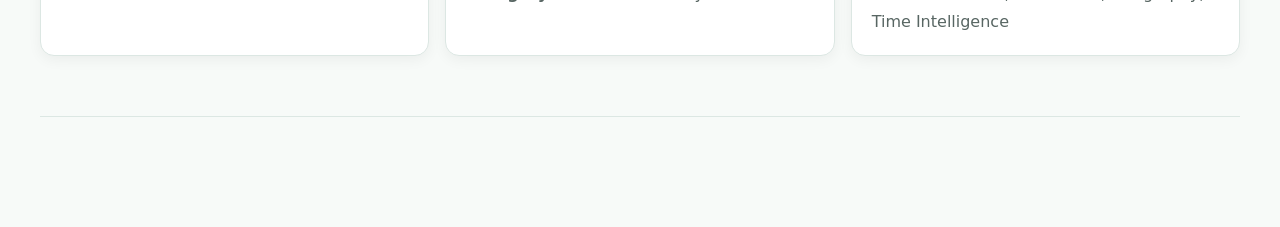
<file: projects/olist-ecommerce-analytics-dashboard.html>
<!doctype html>
<html lang="en">
  <head>
    <meta charset="utf-8">
    <meta name="viewport" content="width=device-width, initial-scale=1">
    <title>Olist E-Commerce Analytics Dashboard | DataInsideLab</title>
    <meta name="description" content="A Power BI case study analyzing ecommerce sales, customers, revenue, and geographic trends using the Olist dataset.">
    <link rel="icon" href="/assets/favicon.svg" type="image/svg+xml">
    <link rel="stylesheet" href="/styles.css">
    <link rel="stylesheet" href="/article.css">
    <script type="text/javascript">
      (function(c,l,a,r,i,t,y){
        c[a]=c[a]||function(){(c[a].q=c[a].q||[]).push(arguments)};
        t=l.createElement(r);t.async=1;t.src="https://www.clarity.ms/tag/"+i;
        y=l.getElementsByTagName(r)[0];y.parentNode.insertBefore(t,y);
      })(window, document, "clarity", "script", "x0rsfiw8zh");
    </script>
  </head>
  <body>
    <header class="site-header">
      <a class="brand" href="/"><span class="brand-mark">D</span><span>DataInsideLab</span></a>
      <nav class="nav" aria-label="Main navigation">
        <a href="/articles.html">Articles</a>
        <a href="/projects.html">Projects</a>
        <a href="/#about">About</a>
      </nav>
    </header>

    <main class="article-page">
      <article>
        <p class="tag">Power BI Project</p>
        <h1>Olist E-Commerce Analytics Dashboard</h1>
        <p class="article-lead">An end-to-end ecommerce analytics dashboard built using Power BI to analyze revenue, customer behavior, geographic performance, and business growth trends.</p>

        <div style="display:flex;gap:12px;flex-wrap:wrap;margin:24px 0;">
          <a href="https://github.com/Amarnath794" target="_blank" class="button primary">View GitHub Profile</a>
          <a href="https://github.com/Amarnath794/ecommerce-business-performance-analysis" target="_blank" class="button outline">Explore Project Repository</a>
        </div>

        <img src="/projects/overview.png" alt="Olist Ecommerce Dashboard Overview" style="max-width:100%;border-radius:12px;margin:24px 0;box-shadow:0 4px 14px rgba(0,0,0,0.12);">

        <h2>Project overview</h2>
        <p>
          This project was developed using the Olist Brazilian ecommerce dataset to transform raw transactional data into meaningful business insights. The dashboard focuses on helping business users monitor sales performance, customer activity, product trends, and operational metrics through interactive Power BI reports.
        </p>

        <p>
          The complete solution includes Power Query transformations, semantic modeling, DAX measures, KPI tracking, time intelligence calculations, and multiple analytical dashboards with interactive slicers and filters.
        </p>

        <h2>Tools and technologies used</h2>
        <ul>
          <li>Power BI</li>
          <li>Power Query</li>
          <li>DAX</li>
          <li>Data Modeling</li>
          <li>Interactive Dashboards</li>
          <li>Business Intelligence Reporting</li>
        </ul>

        <h2>Advanced DAX measures and KPI calculations</h2>

        <p>
          One of the core strengths of this project is the semantic modeling and advanced DAX implementation used to build business KPIs, time intelligence reporting, revenue calculations, and customer analytics.
        </p>

<pre style="background:#111827;color:#f9fafb;padding:18px;border-radius:12px;overflow:auto;line-height:1.6;margin:24px 0;">
Total Revenue =
SUM(order_items[price])

Completed Orders =
CALCULATE(
    DISTINCTCOUNT(orders[order_id]),
    orders[order_status] = "delivered"
)

AOV_Delivered =
DIVIDE([Revenue_Delivered], [Completed Orders])

Sales % of Total =
DIVIDE(
    [Total Revenue],
    CALCULATE([Total Revenue], ALL(products))
)

Revenue MOM Growth % =
VAR PreviousMonthRevenue =
    CALCULATE(
        [Total Revenue],
        DATEADD(calendar[date], -1, MONTH)
    )
RETURN
DIVIDE(
    [Total Revenue] - PreviousMonthRevenue,
    PreviousMonthRevenue
)

Revenue MoM Safe =
IF(
    ISBLANK([Revenue MOM Growth %]),
    0,
    [Revenue MOM Growth %]
)

Monthly Revenue =
CALCULATE(
    [Total Revenue],
    DATESMTD(calendar[date])
)
</pre>

        <p>
          The dashboard uses advanced DAX functions including CALCULATE, DATEADD, ALL, VAR, RETURN, DIVIDE, ISBLANK, and DISTINCTCOUNT to build scalable analytical measures and dynamic business reporting.
        </p>

        <p>
          Time intelligence calculations were implemented to analyze Month-over-Month growth, moving averages, revenue trends, customer behavior, and category contribution analysis.
        </p>

        <h2>Revenue analysis dashboard</h2>

        <img src="/projects/revenue.png" alt="Revenue Analysis Dashboard" style="width:100%;border-radius:12px;margin:24px 0;box-shadow:0 4px 14px rgba(0,0,0,0.12);">

        <p>
          This dashboard section focuses on revenue performance, monthly sales trends, category contribution, and payment insights. It helps identify revenue growth opportunities and high-performing business segments.
        </p>

        <h2>Orders and customer analytics</h2>

        <img src="/projects/orders-customers.png" alt="Orders and Customer Dashboard" style="width:100%;border-radius:12px;margin:24px 0;box-shadow:0 4px 14px rgba(0,0,0,0.12);">

        <p>
          The customer analytics dashboard highlights customer behavior, repeat purchases, order distribution, and engagement patterns. The analysis helps understand customer retention and business growth performance.
        </p>

        <h2>Geographic insights</h2>

        <img src="/projects/geographic-insights.png" alt="Geographic Insights Dashboard" style="width:100%;border-radius:12px;margin:24px 0;box-shadow:0 4px 14px rgba(0,0,0,0.12);">

        <p>
          Geographic analysis provides insights into state-wise revenue, regional demand, and delivery performance. These insights can support market expansion and operational optimization decisions.
        </p>

        <h2>Time intelligence analysis</h2>

        <img src="/projects/time-intelligence.png" alt="Time Intelligence Dashboard" style="width:100%;border-radius:12px;margin:24px 0;box-shadow:0 4px 14px rgba(0,0,0,0.12);">

        <p>
          Time-based analysis was implemented using DAX measures and moving average calculations to track monthly performance, seasonal trends, and business growth patterns over time.
        </p>

        <h2>Business recommendations</h2>

        <img src="/projects/business-recommendations.png" alt="Business Recommendations Dashboard" style="width:100%;border-radius:12px;margin:24px 0;box-shadow:0 4px 14px rgba(0,0,0,0.12);">

        <p>
          The final dashboard summarizes business recommendations and strategic insights derived from the analysis. These recommendations help stakeholders identify improvement areas and make data-driven decisions.
        </p>

        <h2>Data model and semantic design</h2>

        <img src="/projects/Schema.png" alt="Power BI Data Model" style="width:100%;border-radius:12px;margin:24px 0;box-shadow:0 4px 14px rgba(0,0,0,0.12);">

        <p>
          The project includes a structured Power BI semantic model with multiple related tables for orders, customers, products, sellers, and payments. Relationships and DAX calculations were designed to support efficient reporting and accurate KPI calculations.
        </p>

        <h2>Key business insights</h2>
        <ul>
          <li>Some product categories generated significantly higher revenue compared to others.</li>
          <li>Repeat customers contributed strongly to overall business performance.</li>
          <li>Revenue distribution varied heavily across geographic regions.</li>
          <li>Delivery performance influenced customer satisfaction trends.</li>
          <li>Monthly sales analysis revealed seasonal growth patterns.</li>
        </ul>

        <h2>Skills demonstrated</h2>
        <ul>
          <li>Power BI Dashboard Development</li>
          <li>Data Cleaning and Transformation</li>
          <li>Power Query ETL</li>
          <li>Advanced DAX Calculations</li>
          <li>Time Intelligence Reporting</li>
          <li>Business Intelligence Reporting</li>
          <li>Data Storytelling</li>
          <li>Interactive Dashboard Design</li>
        </ul>

        <div class="case-meta">
          <p><strong>Tool:</strong> Power BI</p>
          <p><strong>Category:</strong> Ecommerce Analytics</p>
          <p><strong>Focus:</strong> Revenue, Customers, Geography, Time Intelligence</p>
        </div>
      </article>
    </main>
  </body>
</html>
</file>
<file: styles.css>
:root {
  color-scheme: light;
  --bg: #f7faf8;
  --surface: #ffffff;
  --ink: #16201f;
  --muted: #586663;
  --line: #dce7e3;
  --teal: #0f766e;
  --teal-dark: #0a4f4a;
  --amber: #c77a1b;
  --graphite: #263231;
  --shadow: 0 18px 48px rgba(27, 39, 37, 0.12);
}

* {
  box-sizing: border-box;
}

body {
  margin: 0;
  background: var(--bg);
  color: var(--ink);
  font-family: Inter, ui-sans-serif, system-ui, -apple-system, BlinkMacSystemFont, "Segoe UI", sans-serif;
  line-height: 1.6;
}

a {
  color: inherit;
}

.site-header {
  position: sticky;
  top: 0;
  z-index: 10;
  display: flex;
  align-items: center;
  justify-content: space-between;
  gap: 24px;
  padding: 16px clamp(18px, 5vw, 64px);
  background: rgba(247, 250, 248, 0.9);
  border-bottom: 1px solid var(--line);
  backdrop-filter: blur(14px);
}

.brand {
  display: inline-flex;
  align-items: center;
  gap: 10px;
  color: var(--graphite);
  font-weight: 800;
  text-decoration: none;
}

.brand-mark {
  display: inline-grid;
  width: 34px;
  height: 34px;
  place-items: center;
  border-radius: 8px;
  background: var(--teal);
  color: #fff;
}

.nav {
  display: flex;
  flex-wrap: wrap;
  justify-content: flex-end;
  gap: 16px;
  color: var(--muted);
  font-size: 0.95rem;
}

.nav a,
.text-link {
  text-decoration: none;
}

.nav a:hover,
.text-link:hover,
.article-card a:hover,
.project-card a:hover,
.project-highlight a:hover {
  color: var(--teal);
}

.hero {
  position: relative;
  min-height: min(720px, calc(100vh - 32px));
  display: grid;
  align-items: center;
  overflow: hidden;
  background: var(--graphite);
}

.hero::after {
  position: absolute;
  inset: 0;
  content: "";
  background: linear-gradient(90deg, rgba(8, 24, 22, 0.88), rgba(8, 24, 22, 0.46) 48%, rgba(8, 24, 22, 0.18));
}

.hero-image {
  position: absolute;
  inset: 0;
  width: 100%;
  height: 100%;
  object-fit: cover;
}

.hero-content {
  position: relative;
  z-index: 1;
  width: min(680px, calc(100% - 36px));
  margin-left: clamp(18px, 7vw, 96px);
  padding: 92px 0 120px;
  color: #fff;
}

.eyebrow,
.section-kicker,
.tag {
  margin: 0 0 10px;
  color: var(--amber);
  font-size: 0.8rem;
  font-weight: 800;
  letter-spacing: 0;
  text-transform: uppercase;
}

h1,
h2,
h3,
p {
  margin-top: 0;
}

h1 {
  margin-bottom: 14px;
  font-size: clamp(3.1rem, 9vw, 6.8rem);
  line-height: 0.94;
  letter-spacing: 0;
}

h2 {
  margin-bottom: 14px;
  font-size: clamp(1.7rem, 4vw, 3rem);
  line-height: 1.1;
  letter-spacing: 0;
}

h3 {
  margin-bottom: 12px;
  font-size: 1.35rem;
  line-height: 1.25;
}

.hero-copy {
  max-width: 570px;
  color: rgba(255, 255, 255, 0.88);
  font-size: clamp(1.05rem, 2vw, 1.28rem);
}

.hero-actions {
  display: flex;
  flex-wrap: wrap;
  gap: 12px;
  margin-top: 28px;
}

.button {
  display: inline-flex;
  min-height: 44px;
  align-items: center;
  justify-content: center;
  padding: 11px 18px;
  border: 1px solid transparent;
  border-radius: 8px;
  font-weight: 800;
  text-decoration: none;
}

.button.primary {
  background: var(--teal);
  color: #fff;
}

.button.secondary {
  border-color: rgba(255, 255, 255, 0.42);
  color: #fff;
}

.section {
  width: min(1120px, calc(100% - 36px));
  margin: 0 auto;
  padding: 70px 0;
}

.listing-page {
  width: min(1120px, calc(100% - 36px));
  margin: 0 auto;
  padding: 74px 0 96px;
}

.listing-hero {
  max-width: 760px;
  margin-bottom: 34px;
}

.listing-hero h1 {
  color: var(--graphite);
  font-size: clamp(2.6rem, 7vw, 5rem);
}

.listing-hero p:not(.section-kicker) {
  color: var(--muted);
  font-size: 1.12rem;
}

.intro,
.topics,
.newsletter {
  display: grid;
  grid-template-columns: minmax(220px, 0.8fr) minmax(0, 1.2fr);
  gap: clamp(24px, 5vw, 72px);
  align-items: start;
}

.section-heading {
  display: flex;
  align-items: end;
  justify-content: space-between;
  gap: 24px;
  margin-bottom: 24px;
}

.article-grid {
  display: grid;
  grid-template-columns: repeat(3, minmax(0, 1fr));
  gap: 18px;
}

.article-card {
  min-height: 290px;
  display: flex;
  flex-direction: column;
  padding: 24px;
  border: 1px solid var(--line);
  border-radius: 8px;
  background: var(--surface);
  box-shadow: 0 8px 24px rgba(27, 39, 37, 0.06);
}

.article-card.featured {
  border-color: rgba(15, 118, 110, 0.34);
  box-shadow: var(--shadow);
}

.article-card a {
  text-decoration: none;
}

.article-card p:not(.tag) {
  color: var(--muted);
}

.article-card time {
  margin-top: auto;
  color: var(--muted);
  font-size: 0.9rem;
}

.project-band {
  border-top: 1px solid var(--line);
  border-bottom: 1px solid var(--line);
}

.project-highlight,
.project-card {
  display: grid;
  gap: 28px;
  padding: clamp(24px, 4vw, 36px);
  border: 1px solid var(--line);
  border-radius: 8px;
  background: var(--surface);
  box-shadow: 0 8px 24px rgba(27, 39, 37, 0.06);
}

.project-highlight {
  grid-template-columns: minmax(0, 1.2fr) minmax(260px, 0.8fr);
  align-items: center;
}

.project-highlight h3,
.project-card h2 {
  margin-bottom: 12px;
}

.project-highlight a,
.project-card a {
  text-decoration: none;
}

.project-highlight p:not(.tag),
.project-card p {
  color: var(--muted);
}

.project-list {
  display: grid;
  gap: 18px;
}

.project-actions {
  display: flex;
  flex-wrap: wrap;
  gap: 12px;
  margin-top: 20px;
}

.button.outline {
  border-color: var(--line);
  background: #fff;
  color: var(--graphite);
}

.metric-list {
  display: grid;
  gap: 10px;
  margin: 0;
  padding: 0;
  list-style: none;
}

.metric-list li {
  display: flex;
  align-items: center;
  justify-content: space-between;
  gap: 14px;
  padding: 14px 16px;
  border-radius: 8px;
  background: #edf7f4;
}

.metric-list span {
  color: var(--muted);
  font-size: 0.9rem;
}

.metric-list strong {
  color: var(--teal-dark);
}

.topic-list {
  display: grid;
  grid-template-columns: repeat(2, minmax(0, 1fr));
  gap: 12px;
  margin: 0;
  padding: 0;
  list-style: none;
}

.topic-list li {
  padding: 14px 16px;
  border-left: 4px solid var(--teal);
  background: #fff;
  border-radius: 0 8px 8px 0;
}

.newsletter {
  align-items: center;
  border-top: 1px solid var(--line);
  border-bottom: 1px solid var(--line);
}

.newsletter .button {
  justify-self: end;
}

.site-footer {
  display: flex;
  flex-wrap: wrap;
  justify-content: space-between;
  gap: 14px;
  padding: 28px clamp(18px, 5vw, 64px);
  color: var(--muted);
  border-top: 1px solid var(--line);
}

.site-footer p {
  margin: 0;
}

@media (max-width: 820px) {
  .site-header,
  .section-heading,
  .site-footer {
    align-items: flex-start;
    flex-direction: column;
  }

  .hero {
    min-height: 680px;
  }

  .hero::after {
    background: linear-gradient(180deg, rgba(8, 24, 22, 0.82), rgba(8, 24, 22, 0.58));
  }

  .hero-content {
    margin: 0 auto;
    padding-top: 84px;
  }

  .intro,
  .topics,
  .newsletter,
  .article-grid,
  .project-highlight {
    grid-template-columns: 1fr;
  }

  .newsletter .button {
    justify-self: start;
  }
}

@media (max-width: 540px) {
  .nav {
    width: 100%;
    justify-content: flex-start;
  }

  h1 {
    font-size: 3rem;
  }

  .topic-list {
    grid-template-columns: 1fr;
  }

  .article-card {
    min-height: auto;
  }
}
</file>
<file: article.css>
.article-page {
  width: min(1200px, calc(100% - 48px));
  margin: 0 auto;
  padding: 72px 0 110px;
}

.article-page article {
  padding-bottom: 48px;
  border-bottom: 1px solid var(--line);
}

.article-page h1 {
  color: var(--graphite);
  font-size: clamp(2.8rem, 7vw, 5rem);
  line-height: 1;
  margin-bottom: 18px;
}

.article-page h2 {
  margin-top: 54px;
  margin-bottom: 18px;
  font-size: clamp(1.45rem, 3vw, 2.2rem);
}

.article-page p {
  color: var(--muted);
  font-size: 1.12rem;
  line-height: 1.8;
}

.article-page ul {
  color: var(--muted);
  font-size: 1.08rem;
  padding-left: 24px;
  line-height: 1.8;
}

.article-page li + li {
  margin-top: 10px;
}

.article-page a {
  color: var(--teal);
}

.article-page img {
  width: 100%;
  border-radius: 18px;
  margin: 28px 0;
  box-shadow: 0 10px 30px rgba(0,0,0,0.12);
  transition: transform 0.25s ease, box-shadow 0.25s ease;
}

.article-page img:hover {
  transform: translateY(-4px);
  box-shadow: 0 18px 40px rgba(0,0,0,0.16);
}

.case-meta {
  display: grid;
  grid-template-columns: repeat(3, minmax(0, 1fr));
  gap: 16px;
  margin: 42px 0 12px;
}

.case-meta p {
  margin: 0;
  padding: 18px 20px;
  border: 1px solid var(--line);
  border-radius: 14px;
  background: #fff;
  font-size: 1rem;
  box-shadow: 0 4px 14px rgba(0,0,0,0.05);
}

.article-lead {
  color: var(--ink) !important;
  font-size: clamp(1.2rem, 2vw, 1.45rem) !important;
  line-height: 1.8;
  max-width: 950px;
}

pre {
  font-size: 0.96rem;
  border-radius: 16px !important;
  overflow-x: auto;
  padding: 22px !important;
  line-height: 1.65;
}

.article-date { font-size: 0.98rem !important; margin-top: -4px; }

.role-grid {
  display: grid;
  grid-template-columns: repeat(2, minmax(0, 1fr));
  gap: 18px;
  margin: 32px 0;
}

.role-card, .article-callout {
  border: 1px solid var(--line);
  border-radius: 16px;
  background: #fff;
  padding: 24px;
  box-shadow: 0 5px 16px rgba(0, 0, 0, 0.05);
}

.role-card h3 { margin: 4px 0 10px; color: var(--graphite); font-size: 1.28rem; }
.role-card p { margin: 0; }
.role-label { color: var(--teal) !important; font-size: 0.85rem !important; font-weight: 800; letter-spacing: 0.08em; text-transform: uppercase; }

.table-wrap { overflow-x: auto; margin: 28px 0; }
table { width: 100%; border-collapse: collapse; min-width: 680px; background: #fff; border: 1px solid var(--line); border-radius: 14px; overflow: hidden; }
th, td { padding: 16px; border-bottom: 1px solid var(--line); text-align: left; vertical-align: top; color: var(--muted); line-height: 1.55; }
th { background: #eefaf8; color: var(--graphite); font-size: 0.95rem; }
tr:last-child td { border-bottom: 0; }
td:first-child { color: var(--graphite); font-weight: 700; }
code { background: #edf5f4; border-radius: 4px; color: #075b56; padding: 0.12em 0.32em; }
pre code { background: transparent; color: inherit; padding: 0; }
.article-callout { margin: 42px 0; border-left: 5px solid var(--teal); color: var(--graphite); font-size: 1.08rem; line-height: 1.7; }

ol { color: var(--muted); font-size: 1.08rem; padding-left: 24px; line-height: 1.8; }
ol li + li { margin-top: 10px; }

@media (max-width: 900px) {
  .article-page {
    width: min(100%, calc(100% - 28px));
  }

  .case-meta {
    grid-template-columns: 1fr;
  }

  .role-grid { grid-template-columns: 1fr; }
}

@media (max-width: 720px) {
  .article-page h1 {
    line-height: 1.1;
  }

  .article-page p,
  .article-page ul {
    font-size: 1rem;
  }

  .article-page {
    padding: 48px 0 80px;
  }
}
</file>
